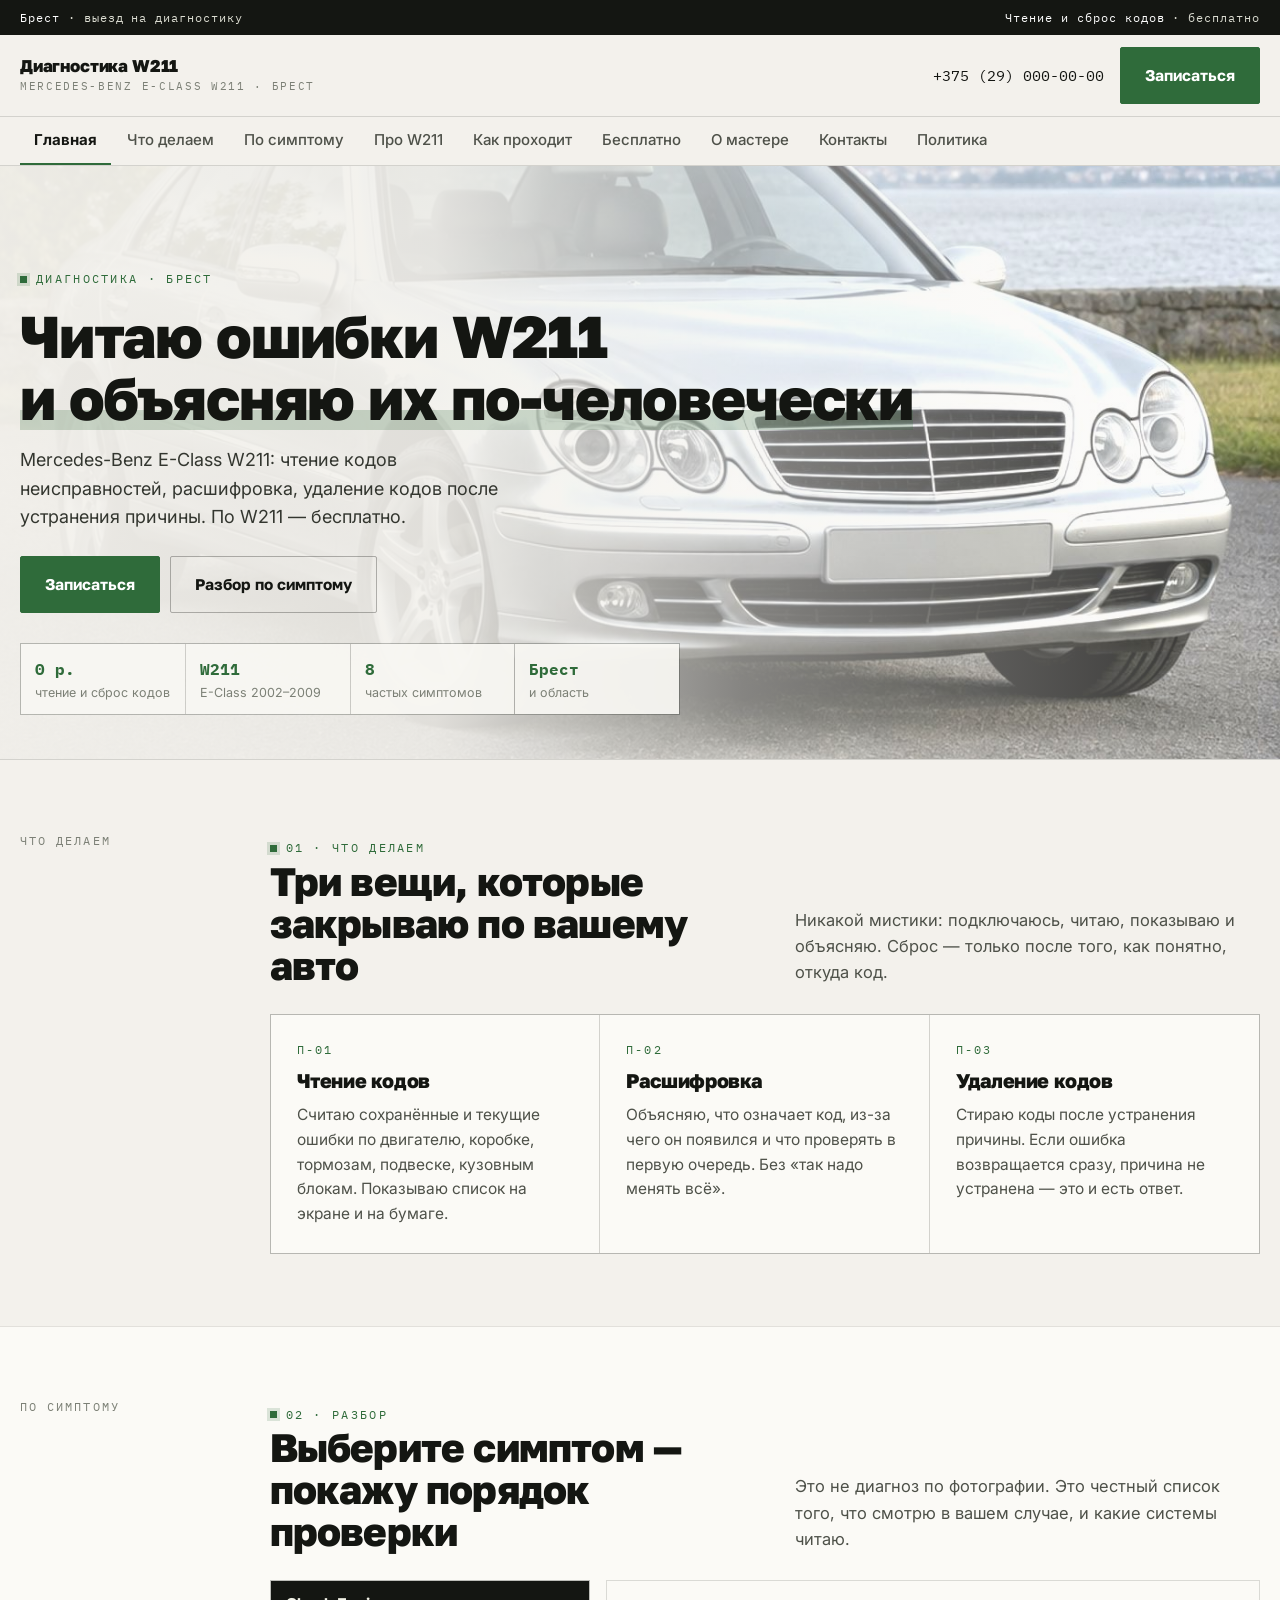
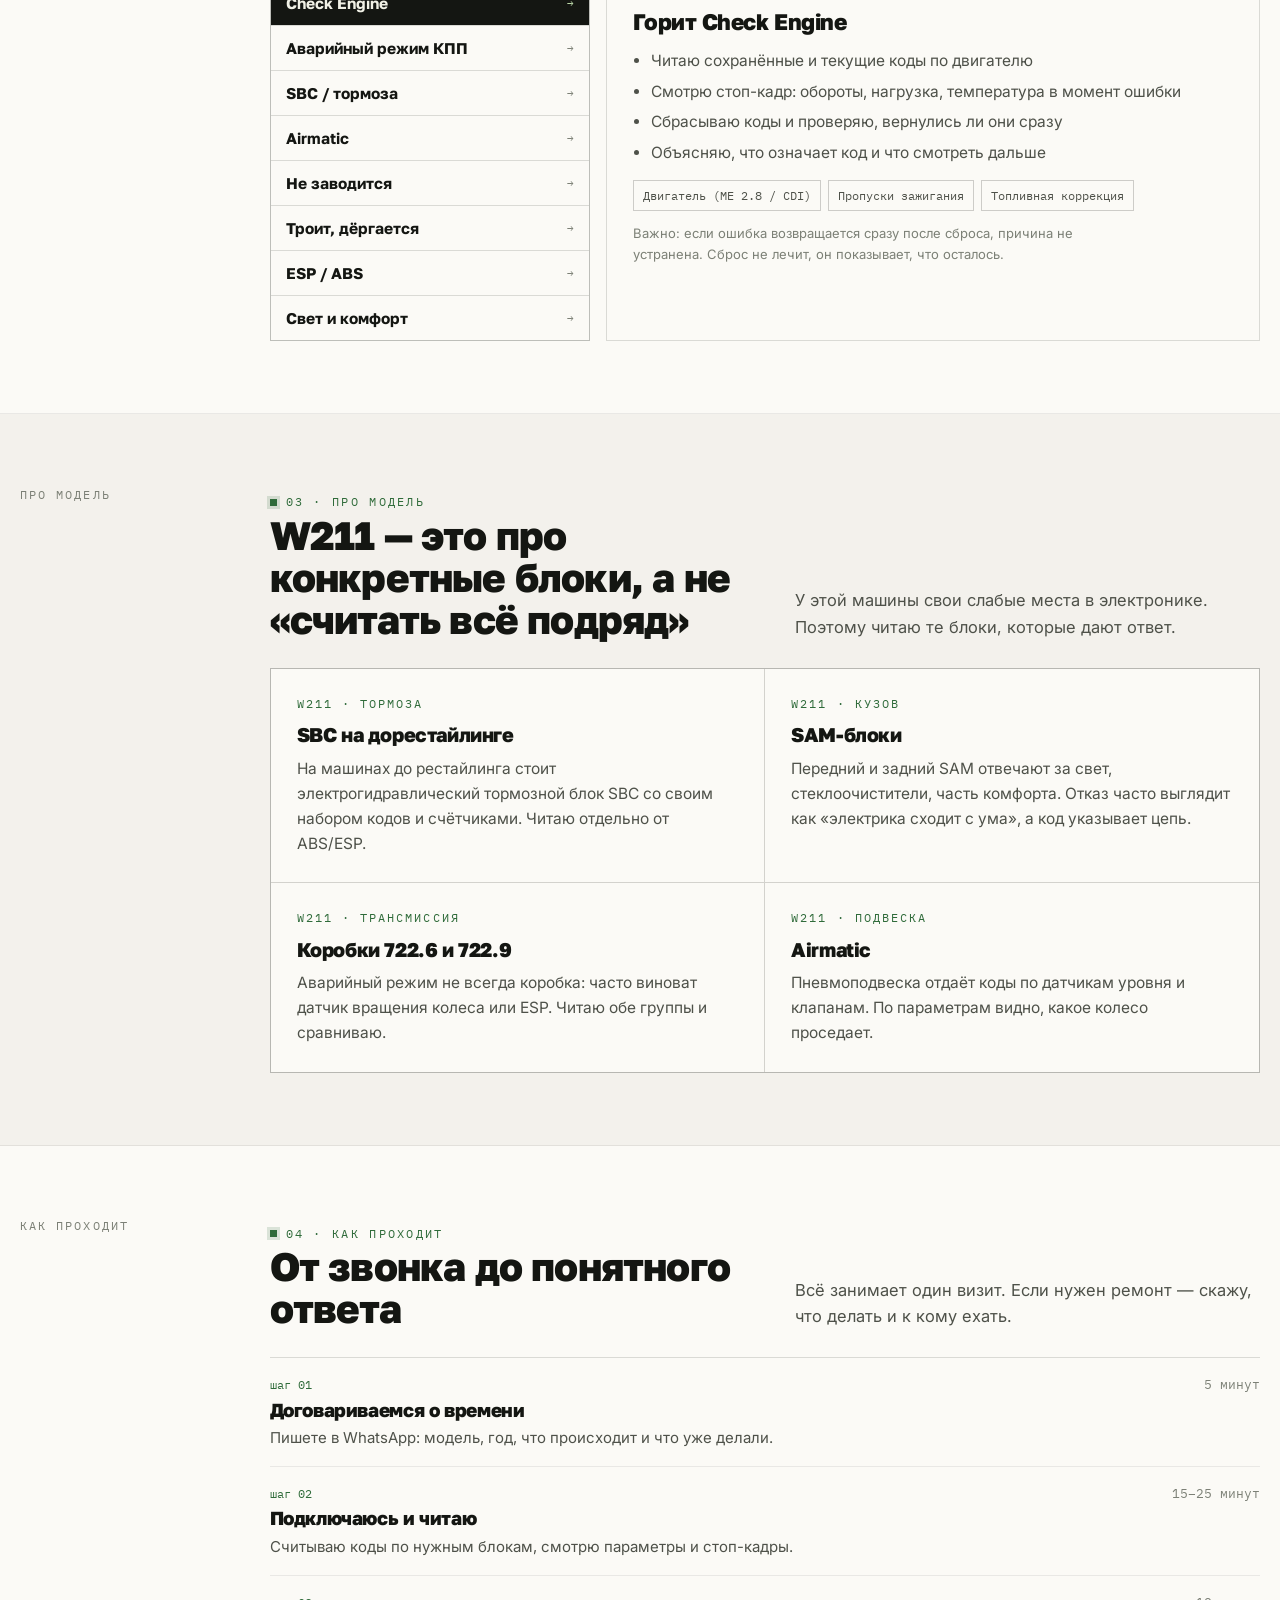
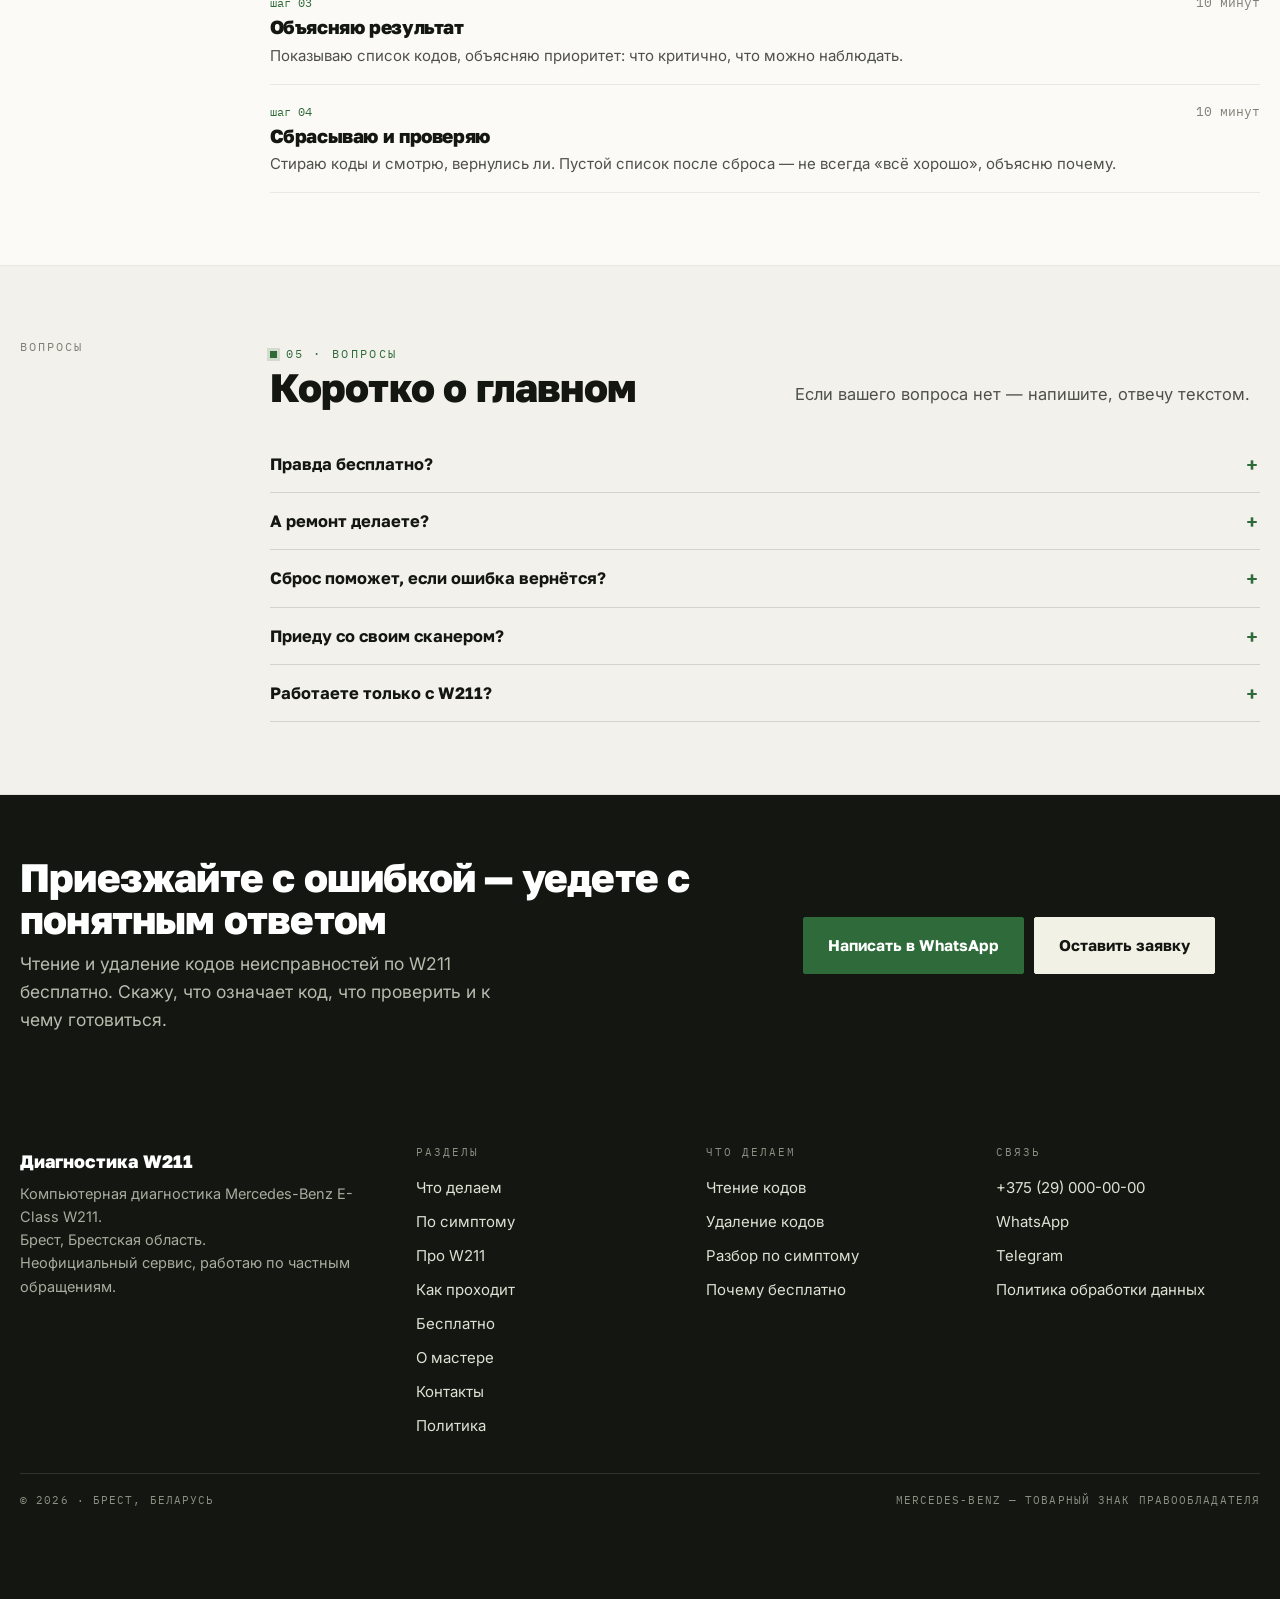
<file: index.html>
<!doctype html><html lang="ru"><head><meta charset="utf-8">
<meta name="viewport" content="width=device-width,initial-scale=1">
<title>Диагностика Mercedes-Benz W211 в Бресте — чтение и удаление кодов бесплатно</title><meta name="description" content="Компьютерная диагностика Mercedes-Benz E-Class W211 в Бресте: чтение кодов, расшифровка, удаление ошибок. Бесплатно, один визит.">
<link rel="icon" href="assets/img/favicon.svg" type="image/svg+xml">
<style>
:root{--paper:#F3F1EC;--ink:#141612;--lcd:#2F6B3A;--line:rgba(20,22,18,.14)}
*{box-sizing:border-box}
body{margin:0;background:var(--paper);color:var(--ink);font-family:'Inter',system-ui,sans-serif;font-size:17.5px;line-height:1.6;overflow-x:hidden}
h1{font-family:'Golos Text',sans-serif;font-weight:800;font-size:clamp(2.1rem,4.6vw,3.6rem);line-height:1.06;margin:0}
.wrap{width:min(1240px,calc(100% - 40px));margin:0 auto}
.hdr{position:sticky;top:0;z-index:60;background:rgba(243,241,236,.94);border-bottom:1px solid var(--line)}
.topbar{background:var(--ink);color:#DCDDD2}
.hero{position:relative;min-height:520px;display:flex;align-items:flex-end;overflow:hidden}
.hero__bg{position:absolute;inset:0;z-index:-2}
.hero__bg img{width:100%;height:100%;object-fit:cover}
.hero::before{content:"";position:absolute;inset:0;z-index:-1;background:linear-gradient(90deg,rgba(243,241,236,.96),rgba(243,241,236,.34))}
</style>
<link rel="preconnect" href="https://fonts.googleapis.com"><link rel="preconnect" href="https://fonts.gstatic.com" crossorigin>
<link href="https://fonts.googleapis.com/css2?family=Golos+Text:wght@500;600;800&family=Inter:wght@400;500;600&family=IBM+Plex+Mono:wght@400;500&display=swap" rel="stylesheet">
<link rel="stylesheet" href="assets/css/site.v1.css">
</head><body>
<div class="topbar"><div class="wrap"><span><b>Брест</b> · выезд на диагностику</span><span><b>Чтение и сброс кодов</b> · бесплатно</span></div></div>
<header class="hdr"><div class="wrap hdr__in">
<a class="logo" href="index.html"><b>Диагностика W211</b><span>Mercedes-Benz E-Class W211 · Брест</span></a>
<span class="hdr__sp"></span>
<a class="hdr__tel" href="tel:+375290000000">+375 (29) 000-00-00</a>
<a class="btn btn--lcd" href="kontakty.html#zayavka">Записаться</a>
<button class="burger" id="burger" aria-label="Открыть меню" aria-expanded="false" aria-controls="drawer"><span></span><span></span><span></span></button>
</div></header>
<nav class="strip" aria-label="Страницы"><div class="wrap strip__in"><a href="index.html" aria-current="page">Главная</a><a href="uslugi.html">Что делаем</a><a href="simptomy.html">По симптому</a><a href="w211.html">Про W211</a><a href="process.html">Как проходит</a><a href="besplatno.html">Бесплатно</a><a href="o-mastere.html">О мастере</a><a href="kontakty.html">Контакты</a><a href="politika.html">Политика</a></div></nav>
<div class="drawer" id="drawer" data-open="false" role="dialog" aria-modal="true" aria-label="Меню">
<div class="drawer__top"><span class="mono">Меню</span><button class="drawer__close" id="drawerClose" aria-label="Закрыть меню"></button></div>
<div class="drawer__inner"><a href="index.html">Главная</a><a href="uslugi.html">Что делаем</a><a href="simptomy.html">По симптому</a><a href="w211.html">Про W211</a><a href="process.html">Как проходит</a><a href="besplatno.html">Бесплатно</a><a href="o-mastere.html">О мастере</a><a href="kontakty.html">Контакты</a><a href="politika.html">Политика</a><a class="btn btn--lcd" href="kontakty.html#zayavka">Записаться на диагностику</a></div>
</div>
<main><section class="hero"><div class="hero__bg"><img src="assets/img/hero.jpg" alt="Приборная панель Mercedes-Benz W211" fetchpriority="high"></div>
<div class="hero__in wrap"><span class="kick">диагностика · Брест</span><h1>Читаю ошибки W211 <em>и объясняю их по-человечески</em></h1>
<p class="hero__lead">Mercedes-Benz E-Class W211: чтение кодов неисправностей, расшифровка, удаление кодов после устранения причины. По W211 — бесплатно.</p>
<div class="hero__cta"><a class="btn btn--lcd" href="kontakty.html#zayavka">Записаться</a><a class="btn btn--line" href="#simptomy">Разбор по симптому</a></div>
<div class="hero__figs"><div><b>0 р.</b><span>чтение и сброс кодов</span></div><div><b>W211</b><span>E-Class 2002–2009</span></div><div><b>8</b><span>частых симптомов</span></div><div><b>Брест</b><span>и область</span></div></div></div></section><section class="band "><div class="wrap"><div class="sect"><div class="sect__side"><span class="mono">что делаем</span></div><div><div class="sect__head"><div><span class="kick">01 · что делаем</span><h2>Три вещи, которые закрываю по вашему авто</h2></div><p>Никакой мистики: подключаюсь, читаю, показываю и объясняю. Сброс — только после того, как понятно, откуда код.</p></div><div class="grid grid--3"><div class="cell"><span class="mono">П-01</span><h3>Чтение кодов</h3><p>Считаю сохранённые и текущие ошибки по двигателю, коробке, тормозам, подвеске, кузовным блокам. Показываю список на экране и на бумаге.</p></div><div class="cell"><span class="mono">П-02</span><h3>Расшифровка</h3><p>Объясняю, что означает код, из-за чего он появился и что проверять в первую очередь. Без «так надо менять всё».</p></div><div class="cell"><span class="mono">П-03</span><h3>Удаление кодов</h3><p>Стираю коды после устранения причины. Если ошибка возвращается сразу, причина не устранена — это и есть ответ.</p></div></div></div></div></div></section><section class="band band--alt" id="simptomy"><div class="wrap"><div class="sect"><div class="sect__side"><span class="mono">по симптому</span></div><div><div class="sect__head"><div><span class="kick">02 · разбор</span><h2>Выберите симптом — покажу порядок проверки</h2></div><p>Это не диагноз по фотографии. Это честный список того, что смотрю в вашем случае, и какие системы читаю.</p></div><div class="sym"><div class="sym__list" id="symList"><button data-k="cel" aria-pressed="true">Check Engine<span>→</span></button><button data-k="box" aria-pressed="false">Аварийный режим КПП<span>→</span></button><button data-k="sbc" aria-pressed="false">SBC / тормоза<span>→</span></button><button data-k="air" aria-pressed="false">Airmatic<span>→</span></button><button data-k="start" aria-pressed="false">Не заводится<span>→</span></button><button data-k="troit" aria-pressed="false">Троит, дёргается<span>→</span></button><button data-k="esp" aria-pressed="false">ESP / ABS<span>→</span></button><button data-k="sam" aria-pressed="false">Свет и комфорт<span>→</span></button></div><div class="sym__out" id="symOut" aria-live="polite"></div></div></div></div></div></section><section class="band "><div class="wrap"><div class="sect"><div class="sect__side"><span class="mono">про модель</span></div><div><div class="sect__head"><div><span class="kick">03 · про модель</span><h2>W211 — это про конкретные блоки, а не «считать всё подряд»</h2></div><p>У этой машины свои слабые места в электронике. Поэтому читаю те блоки, которые дают ответ.</p></div><div class="grid grid--2"><div class="cell"><span class="mono">W211 · тормоза</span><h3>SBC на дорестайлинге</h3><p>На машинах до рестайлинга стоит электрогидравлический тормозной блок SBC со своим набором кодов и счётчиками. Читаю отдельно от ABS/ESP.</p></div><div class="cell"><span class="mono">W211 · кузов</span><h3>SAM-блоки</h3><p>Передний и задний SAM отвечают за свет, стеклоочистители, часть комфорта. Отказ часто выглядит как «электрика сходит с ума», а код указывает цепь.</p></div><div class="cell"><span class="mono">W211 · трансмиссия</span><h3>Коробки 722.6 и 722.9</h3><p>Аварийный режим не всегда коробка: часто виноват датчик вращения колеса или ESP. Читаю обе группы и сравниваю.</p></div><div class="cell"><span class="mono">W211 · подвеска</span><h3>Airmatic</h3><p>Пневмоподвеска отдаёт коды по датчикам уровня и клапанам. По параметрам видно, какое колесо проседает.</p></div></div></div></div></div></section><section class="band band--alt"><div class="wrap"><div class="sect"><div class="sect__side"><span class="mono">как проходит</span></div><div><div class="sect__head"><div><span class="kick">04 · как проходит</span><h2>От звонка до понятного ответа</h2></div><p>Всё занимает один визит. Если нужен ремонт — скажу, что делать и к кому ехать.</p></div><div class="rows"><div class="row"><div><span class="row__n">шаг 01</span><h3>Договариваемся о времени</h3><p>Пишете в WhatsApp: модель, год, что происходит и что уже делали.</p></div><span class="row__v">5 минут</span></div><div class="row"><div><span class="row__n">шаг 02</span><h3>Подключаюсь и читаю</h3><p>Считываю коды по нужным блокам, смотрю параметры и стоп-кадры.</p></div><span class="row__v">15–25 минут</span></div><div class="row"><div><span class="row__n">шаг 03</span><h3>Объясняю результат</h3><p>Показываю список кодов, объясняю приоритет: что критично, что можно наблюдать.</p></div><span class="row__v">10 минут</span></div><div class="row"><div><span class="row__n">шаг 04</span><h3>Сбрасываю и проверяю</h3><p>Стираю коды и смотрю, вернулись ли. Пустой список после сброса — не всегда «всё хорошо», объясню почему.</p></div><span class="row__v">10 минут</span></div></div></div></div></div></section><section class="band "><div class="wrap"><div class="sect"><div class="sect__side"><span class="mono">вопросы</span></div><div><div class="sect__head"><div><span class="kick">05 · вопросы</span><h2>Коротко о главном</h2></div><p>Если вашего вопроса нет — напишите, отвечу текстом.</p></div><div class="faq"><div class="faq__i"><button class="faq__q" aria-expanded="false">Правда бесплатно?</button><div class="faq__a">Да: чтение кодов и их удаление по W211 — бесплатно. Я не продаю запчасти и не навязываю ремонт, поэтому мне нечего вам «допродать».</div></div><div class="faq__i"><button class="faq__q" aria-expanded="false">А ремонт делаете?</button><div class="faq__a">Диагностика — моя часть. По ремонту объясню, что менять и в каком порядке, чтобы вас не развели на лишние работы.</div></div><div class="faq__i"><button class="faq__q" aria-expanded="false">Сброс поможет, если ошибка вернётся?</button><div class="faq__a">Нет. Если код возвращается сразу после стирания, причина осталась. Возврат кода — это тоже полезная информация.</div></div><div class="faq__i"><button class="faq__q" aria-expanded="false">Приеду со своим сканером?</button><div class="faq__a">Можно, но обычно смысла нет: дешёвые адаптеры видят только часть блоков и не показывают стоп-кадры.</div></div><div class="faq__i"><button class="faq__q" aria-expanded="false">Работаете только с W211?</button><div class="faq__a">Основной профиль — W211 и его электроника. По другим моделям спросите отдельно: отвечу честно, возьмусь или нет.</div></div></div></div></div></div></section></main><script src="assets/js/main.v1.js" defer></script>
<section class="cta"><div class="wrap cta__in">
<div><h2>Приезжайте с ошибкой — уедете с понятным ответом</h2>
<p>Чтение и удаление кодов неисправностей по W211 бесплатно. Скажу, что означает код, что проверить и к чему готовиться.</p></div>
<div class="cta__act"><a class="btn btn--lcd" href="https://wa.me/375290000000" target="_blank" rel="noopener">Написать в WhatsApp</a><a class="btn" href="kontakty.html#zayavka">Оставить заявку</a></div>
</div></section>
<footer class="foot"><div class="wrap"><div class="foot__grid">
<div><div class="foot__b">Диагностика W211</div><div class="foot__adr">Компьютерная диагностика Mercedes-Benz E-Class W211.<br>Брест, Брестская область.<br>Неофициальный сервис, работаю по частным обращениям.</div></div>
<div><h4>Разделы</h4><a href="uslugi.html">Что делаем</a><a href="simptomy.html">По симптому</a><a href="w211.html">Про W211</a><a href="process.html">Как проходит</a><a href="besplatno.html">Бесплатно</a><a href="o-mastere.html">О мастере</a><a href="kontakty.html">Контакты</a><a href="politika.html">Политика</a></div>
<div><h4>Что делаем</h4><a href="uslugi.html">Чтение кодов</a><a href="uslugi.html">Удаление кодов</a><a href="simptomy.html">Разбор по симптому</a><a href="besplatno.html">Почему бесплатно</a></div>
<div><h4>Связь</h4><a href="tel:+375290000000">+375 (29) 000-00-00</a><a href="https://wa.me/375290000000">WhatsApp</a><a href="https://t.me/+375290000000">Telegram</a><a href="politika.html">Политика обработки данных</a></div>
</div><div class="foot__bo"><span>© 2026 · Брест, Беларусь</span><span>Mercedes-Benz — товарный знак правообладателя</span></div></div></footer>
<div class="fbar">
<a href="tel:+375290000000"><svg viewBox="0 0 24 24"><path d="M6 3h3l2 5-2 1a12 12 0 006 6l1-2 5 2v3a2 2 0 01-2 2A17 17 0 014 5a2 2 0 012-2z"/></svg>Позвонить</a>
<a href="https://wa.me/375290000000"><svg viewBox="0 0 24 24"><path d="M21 12a9 9 0 01-13 8L3 21l1-4A9 9 0 1121 12z"/></svg>WhatsApp</a>
<a href="https://t.me/+375290000000"><svg viewBox="0 0 24 24"><path d="M21 4L3 11l5 2 2 6 3-4 4 3z"/></svg>Telegram</a>
<a href="kontakty.html#zayavka"><svg viewBox="0 0 24 24"><path d="M4 6h16v12H4zM4 7l8 6 8-6"/></svg>Заявка</a>
</div></body></html>
</file>
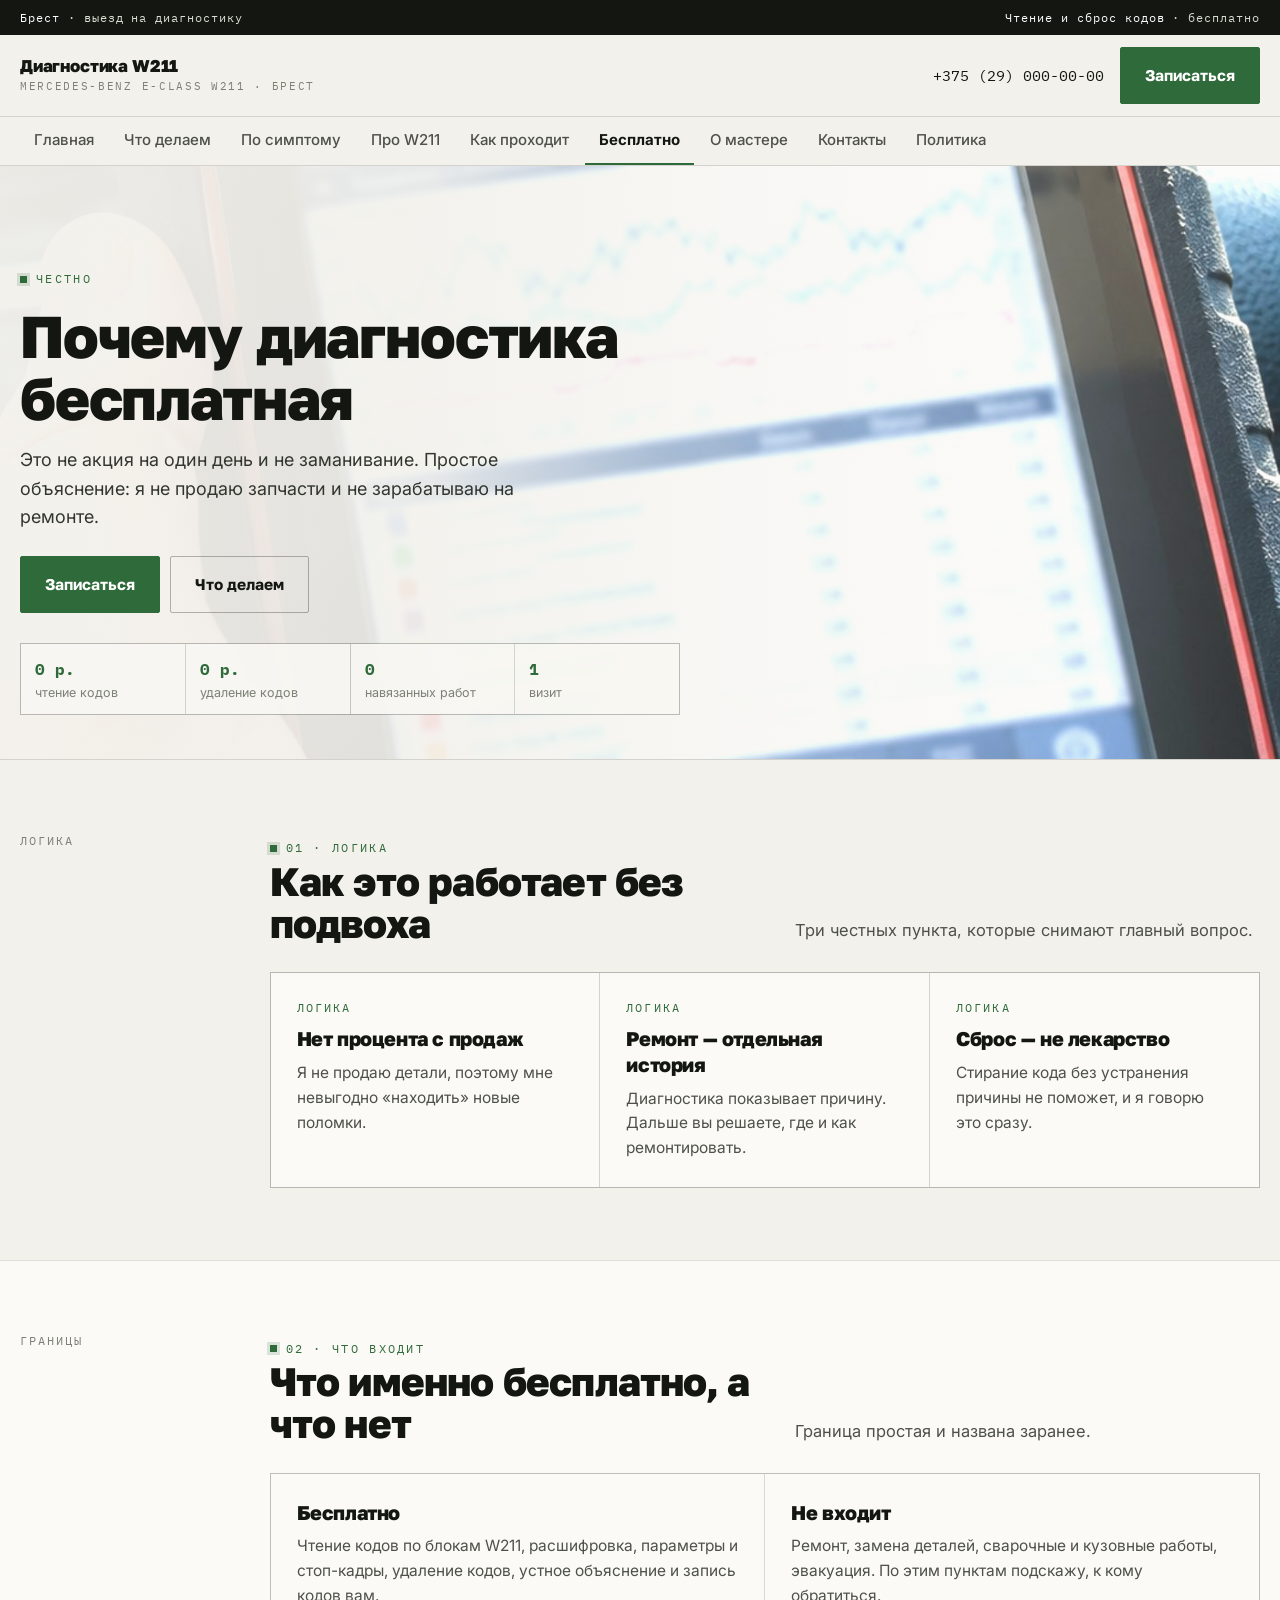
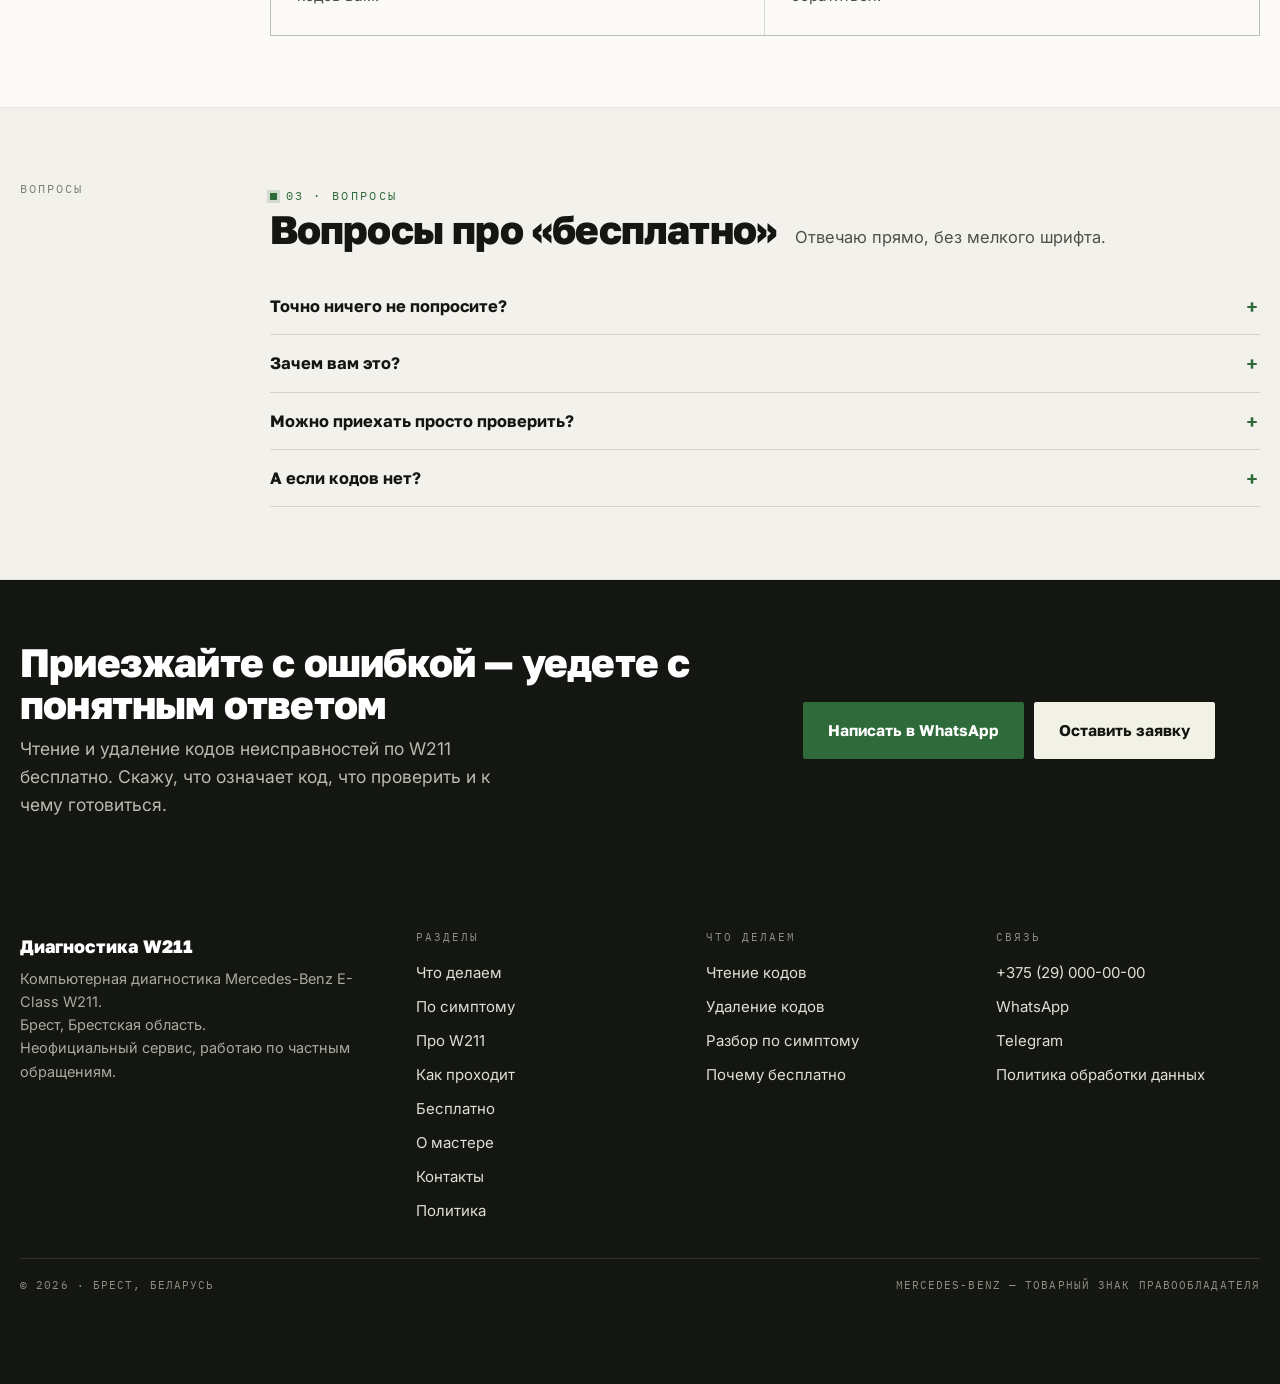
<file: besplatno.html>
<!doctype html><html lang="ru"><head><meta charset="utf-8">
<meta name="viewport" content="width=device-width,initial-scale=1">
<title>Почему диагностика W211 бесплатная — честные условия</title><meta name="description" content="Диагностика W211 бесплатна: чтение кодов, расшифровка и удаление. Объясняю, что входит и чего в услуге нет.">
<link rel="icon" href="assets/img/favicon.svg" type="image/svg+xml">
<style>
:root{--paper:#F3F1EC;--ink:#141612;--lcd:#2F6B3A;--line:rgba(20,22,18,.14)}
*{box-sizing:border-box}
body{margin:0;background:var(--paper);color:var(--ink);font-family:'Inter',system-ui,sans-serif;font-size:17.5px;line-height:1.6;overflow-x:hidden}
h1{font-family:'Golos Text',sans-serif;font-weight:800;font-size:clamp(2.1rem,4.6vw,3.6rem);line-height:1.06;margin:0}
.wrap{width:min(1240px,calc(100% - 40px));margin:0 auto}
.hdr{position:sticky;top:0;z-index:60;background:rgba(243,241,236,.94);border-bottom:1px solid var(--line)}
.topbar{background:var(--ink);color:#DCDDD2}
.hero{position:relative;min-height:520px;display:flex;align-items:flex-end;overflow:hidden}
.hero__bg{position:absolute;inset:0;z-index:-2}
.hero__bg img{width:100%;height:100%;object-fit:cover}
.hero::before{content:"";position:absolute;inset:0;z-index:-1;background:linear-gradient(90deg,rgba(243,241,236,.96),rgba(243,241,236,.34))}
</style>
<link rel="preconnect" href="https://fonts.googleapis.com"><link rel="preconnect" href="https://fonts.gstatic.com" crossorigin>
<link href="https://fonts.googleapis.com/css2?family=Golos+Text:wght@500;600;800&family=Inter:wght@400;500;600&family=IBM+Plex+Mono:wght@400;500&display=swap" rel="stylesheet">
<link rel="stylesheet" href="assets/css/site.v1.css">
</head><body>
<div class="topbar"><div class="wrap"><span><b>Брест</b> · выезд на диагностику</span><span><b>Чтение и сброс кодов</b> · бесплатно</span></div></div>
<header class="hdr"><div class="wrap hdr__in">
<a class="logo" href="index.html"><b>Диагностика W211</b><span>Mercedes-Benz E-Class W211 · Брест</span></a>
<span class="hdr__sp"></span>
<a class="hdr__tel" href="tel:+375290000000">+375 (29) 000-00-00</a>
<a class="btn btn--lcd" href="kontakty.html#zayavka">Записаться</a>
<button class="burger" id="burger" aria-label="Открыть меню" aria-expanded="false" aria-controls="drawer"><span></span><span></span><span></span></button>
</div></header>
<nav class="strip" aria-label="Страницы"><div class="wrap strip__in"><a href="index.html">Главная</a><a href="uslugi.html">Что делаем</a><a href="simptomy.html">По симптому</a><a href="w211.html">Про W211</a><a href="process.html">Как проходит</a><a href="besplatno.html" aria-current="page">Бесплатно</a><a href="o-mastere.html">О мастере</a><a href="kontakty.html">Контакты</a><a href="politika.html">Политика</a></div></nav>
<div class="drawer" id="drawer" data-open="false" role="dialog" aria-modal="true" aria-label="Меню">
<div class="drawer__top"><span class="mono">Меню</span><button class="drawer__close" id="drawerClose" aria-label="Закрыть меню"></button></div>
<div class="drawer__inner"><a href="index.html">Главная</a><a href="uslugi.html">Что делаем</a><a href="simptomy.html">По симптому</a><a href="w211.html">Про W211</a><a href="process.html">Как проходит</a><a href="besplatno.html">Бесплатно</a><a href="o-mastere.html">О мастере</a><a href="kontakty.html">Контакты</a><a href="politika.html">Политика</a><a class="btn btn--lcd" href="kontakty.html#zayavka">Записаться на диагностику</a></div>
</div>
<main><section class="hero"><div class="hero__bg"><img src="assets/img/screen.jpg" alt="Диагностический экран" fetchpriority="high"></div>
<div class="hero__in wrap"><span class="kick">честно</span><h1>Почему диагностика бесплатная</h1>
<p class="hero__lead">Это не акция на один день и не заманивание. Простое объяснение: я не продаю запчасти и не зарабатываю на ремонте.</p>
<div class="hero__cta"><a class="btn btn--lcd" href="kontakty.html#zayavka">Записаться</a><a class="btn btn--line" href="uslugi.html">Что делаем</a></div>
<div class="hero__figs"><div><b>0 р.</b><span>чтение кодов</span></div><div><b>0 р.</b><span>удаление кодов</span></div><div><b>0</b><span>навязанных работ</span></div><div><b>1</b><span>визит</span></div></div></div></section><section class="band "><div class="wrap"><div class="sect"><div class="sect__side"><span class="mono">логика</span></div><div><div class="sect__head"><div><span class="kick">01 · логика</span><h2>Как это работает без подвоха</h2></div><p>Три честных пункта, которые снимают главный вопрос.</p></div><div class="grid grid--3"><div class="cell"><span class="mono">логика</span><h3>Нет процента с продаж</h3><p>Я не продаю детали, поэтому мне невыгодно «находить» новые поломки.</p></div><div class="cell"><span class="mono">логика</span><h3>Ремонт — отдельная история</h3><p>Диагностика показывает причину. Дальше вы решаете, где и как ремонтировать.</p></div><div class="cell"><span class="mono">логика</span><h3>Сброс — не лекарство</h3><p>Стирание кода без устранения причины не поможет, и я говорю это сразу.</p></div></div></div></div></div></section><section class="band band--alt"><div class="wrap"><div class="sect"><div class="sect__side"><span class="mono">границы</span></div><div><div class="sect__head"><div><span class="kick">02 · что входит</span><h2>Что именно бесплатно, а что нет</h2></div><p>Граница простая и названа заранее.</p></div><div class="grid grid--2"><div class="cell"><h3>Бесплатно</h3><p>Чтение кодов по блокам W211, расшифровка, параметры и стоп-кадры, удаление кодов, устное объяснение и запись кодов вам.</p></div><div class="cell"><h3>Не входит</h3><p>Ремонт, замена деталей, сварочные и кузовные работы, эвакуация. По этим пунктам подскажу, к кому обратиться.</p></div></div></div></div></div></section><section class="band "><div class="wrap"><div class="sect"><div class="sect__side"><span class="mono">вопросы</span></div><div><div class="sect__head"><div><span class="kick">03 · вопросы</span><h2>Вопросы про «бесплатно»</h2></div><p>Отвечаю прямо, без мелкого шрифта.</p></div><div class="faq"><div class="faq__i"><button class="faq__q" aria-expanded="false">Точно ничего не попросите?</button><div class="faq__a">За диагностику — нет. Если предложу что-то ещё, это будет отдельный разговор с вашего согласия.</div></div><div class="faq__i"><button class="faq__q" aria-expanded="false">Зачем вам это?</button><div class="faq__a">Мне интересна эта модель и её электроника, а вам — понятный ответ. Обмен без денег.</div></div><div class="faq__i"><button class="faq__q" aria-expanded="false">Можно приехать просто проверить?</button><div class="faq__a">Да, посмотреть, есть ли скрытые коды, — нормальная причина для визита.</div></div><div class="faq__i"><button class="faq__q" aria-expanded="false">А если кодов нет?</button><div class="faq__a">Тогда визит закончится словами «ошибок нет» и объяснением, что ещё проверить. Это тоже результат.</div></div></div></div></div></div></section></main><script src="assets/js/main.v1.js" defer></script>
<section class="cta"><div class="wrap cta__in">
<div><h2>Приезжайте с ошибкой — уедете с понятным ответом</h2>
<p>Чтение и удаление кодов неисправностей по W211 бесплатно. Скажу, что означает код, что проверить и к чему готовиться.</p></div>
<div class="cta__act"><a class="btn btn--lcd" href="https://wa.me/375290000000" target="_blank" rel="noopener">Написать в WhatsApp</a><a class="btn" href="kontakty.html#zayavka">Оставить заявку</a></div>
</div></section>
<footer class="foot"><div class="wrap"><div class="foot__grid">
<div><div class="foot__b">Диагностика W211</div><div class="foot__adr">Компьютерная диагностика Mercedes-Benz E-Class W211.<br>Брест, Брестская область.<br>Неофициальный сервис, работаю по частным обращениям.</div></div>
<div><h4>Разделы</h4><a href="uslugi.html">Что делаем</a><a href="simptomy.html">По симптому</a><a href="w211.html">Про W211</a><a href="process.html">Как проходит</a><a href="besplatno.html">Бесплатно</a><a href="o-mastere.html">О мастере</a><a href="kontakty.html">Контакты</a><a href="politika.html">Политика</a></div>
<div><h4>Что делаем</h4><a href="uslugi.html">Чтение кодов</a><a href="uslugi.html">Удаление кодов</a><a href="simptomy.html">Разбор по симптому</a><a href="besplatno.html">Почему бесплатно</a></div>
<div><h4>Связь</h4><a href="tel:+375290000000">+375 (29) 000-00-00</a><a href="https://wa.me/375290000000">WhatsApp</a><a href="https://t.me/+375290000000">Telegram</a><a href="politika.html">Политика обработки данных</a></div>
</div><div class="foot__bo"><span>© 2026 · Брест, Беларусь</span><span>Mercedes-Benz — товарный знак правообладателя</span></div></div></footer>
<div class="fbar">
<a href="tel:+375290000000"><svg viewBox="0 0 24 24"><path d="M6 3h3l2 5-2 1a12 12 0 006 6l1-2 5 2v3a2 2 0 01-2 2A17 17 0 014 5a2 2 0 012-2z"/></svg>Позвонить</a>
<a href="https://wa.me/375290000000"><svg viewBox="0 0 24 24"><path d="M21 12a9 9 0 01-13 8L3 21l1-4A9 9 0 1121 12z"/></svg>WhatsApp</a>
<a href="https://t.me/+375290000000"><svg viewBox="0 0 24 24"><path d="M21 4L3 11l5 2 2 6 3-4 4 3z"/></svg>Telegram</a>
<a href="kontakty.html#zayavka"><svg viewBox="0 0 24 24"><path d="M4 6h16v12H4zM4 7l8 6 8-6"/></svg>Заявка</a>
</div></body></html>
</file>
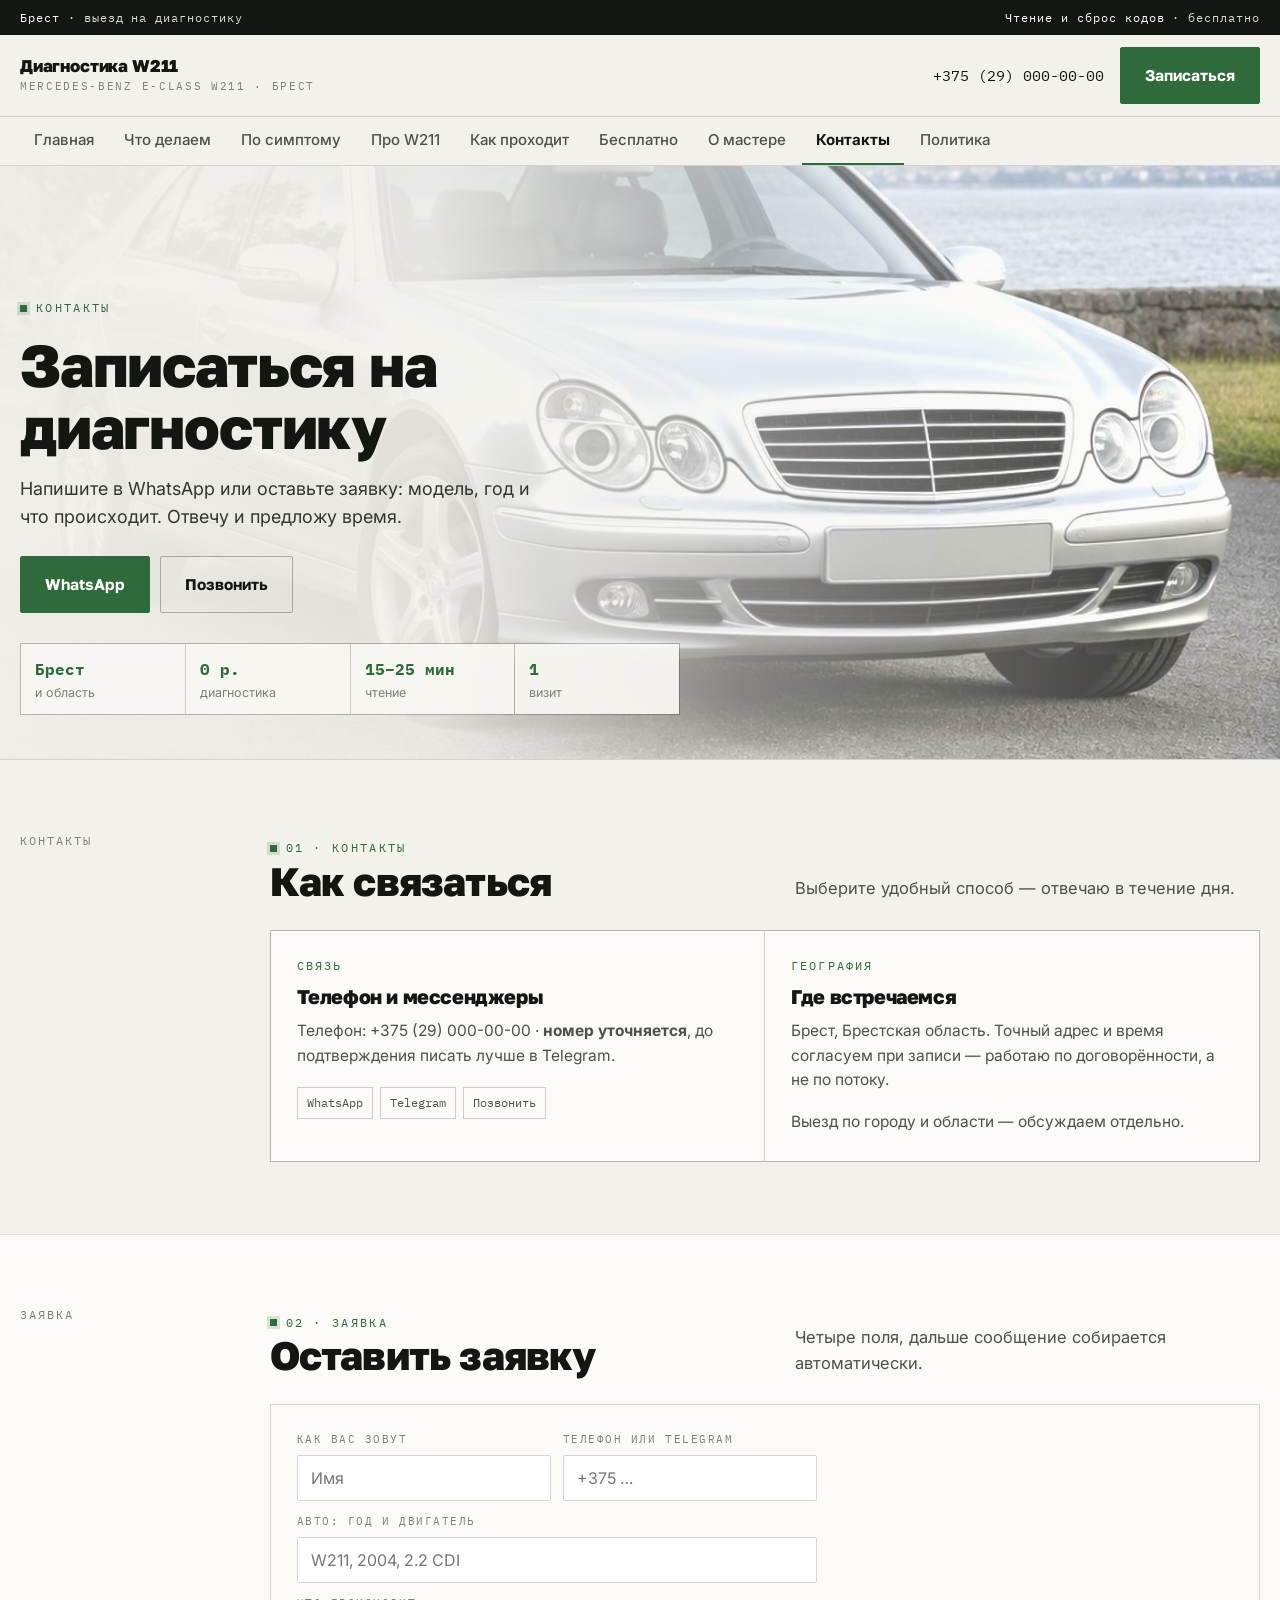
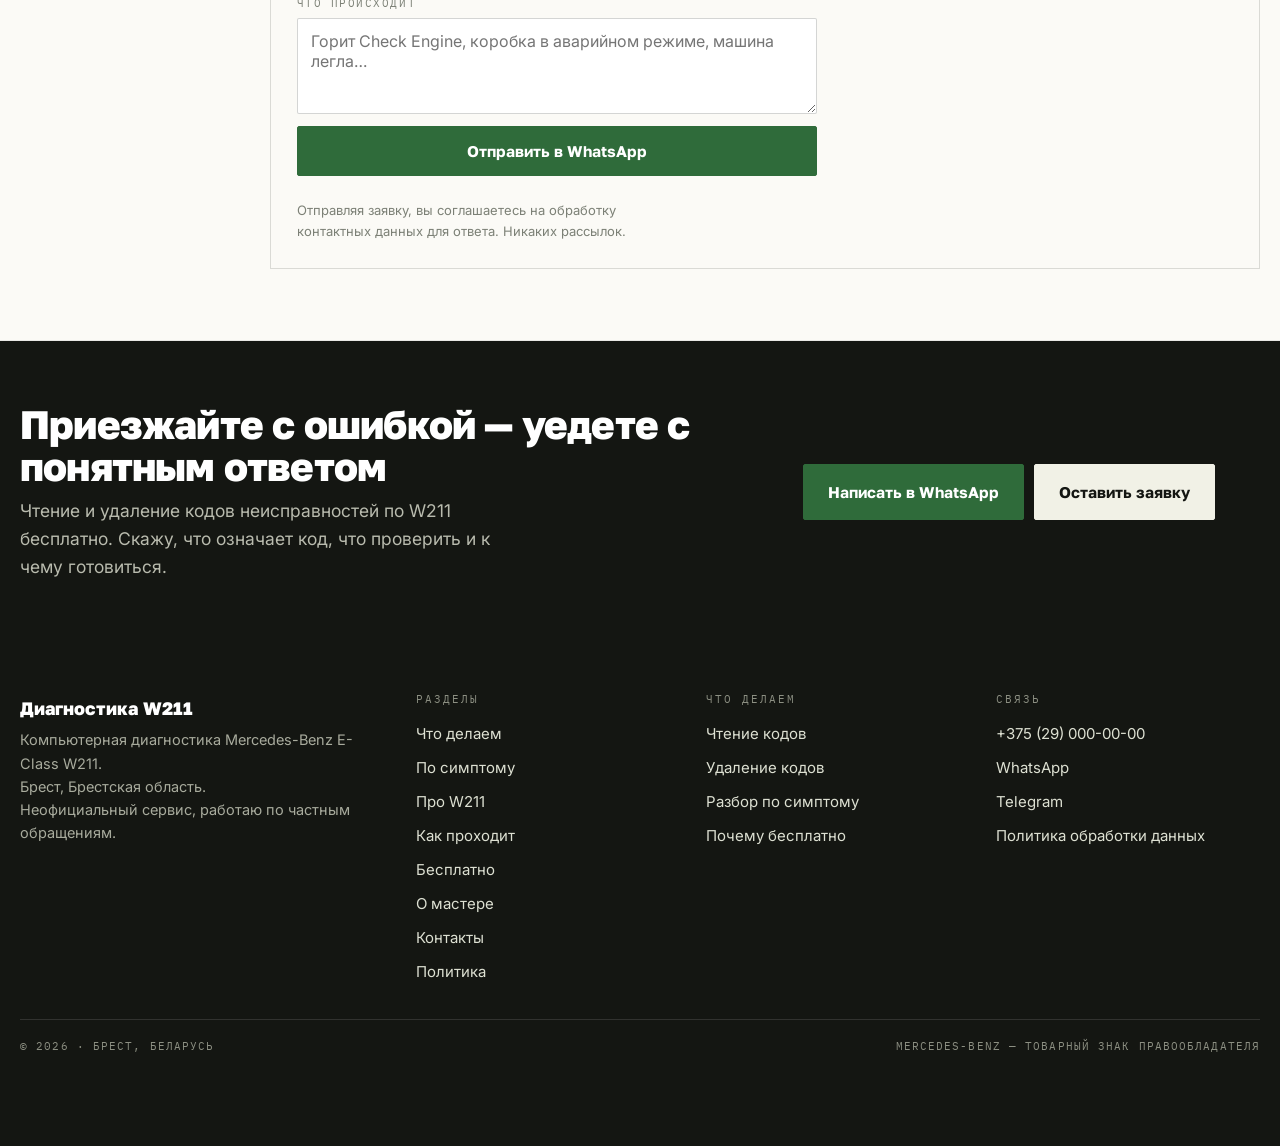
<file: kontakty.html>
<!doctype html><html lang="ru"><head><meta charset="utf-8">
<meta name="viewport" content="width=device-width,initial-scale=1">
<title>Контакты — записаться на диагностику W211 в Бресте</title><meta name="description" content="Телефон, WhatsApp и Telegram, форма заявки на бесплатную диагностику W211 в Бресте.">
<link rel="icon" href="assets/img/favicon.svg" type="image/svg+xml">
<style>
:root{--paper:#F3F1EC;--ink:#141612;--lcd:#2F6B3A;--line:rgba(20,22,18,.14)}
*{box-sizing:border-box}
body{margin:0;background:var(--paper);color:var(--ink);font-family:'Inter',system-ui,sans-serif;font-size:17.5px;line-height:1.6;overflow-x:hidden}
h1{font-family:'Golos Text',sans-serif;font-weight:800;font-size:clamp(2.1rem,4.6vw,3.6rem);line-height:1.06;margin:0}
.wrap{width:min(1240px,calc(100% - 40px));margin:0 auto}
.hdr{position:sticky;top:0;z-index:60;background:rgba(243,241,236,.94);border-bottom:1px solid var(--line)}
.topbar{background:var(--ink);color:#DCDDD2}
.hero{position:relative;min-height:520px;display:flex;align-items:flex-end;overflow:hidden}
.hero__bg{position:absolute;inset:0;z-index:-2}
.hero__bg img{width:100%;height:100%;object-fit:cover}
.hero::before{content:"";position:absolute;inset:0;z-index:-1;background:linear-gradient(90deg,rgba(243,241,236,.96),rgba(243,241,236,.34))}
</style>
<link rel="preconnect" href="https://fonts.googleapis.com"><link rel="preconnect" href="https://fonts.gstatic.com" crossorigin>
<link href="https://fonts.googleapis.com/css2?family=Golos+Text:wght@500;600;800&family=Inter:wght@400;500;600&family=IBM+Plex+Mono:wght@400;500&display=swap" rel="stylesheet">
<link rel="stylesheet" href="assets/css/site.v1.css">
</head><body>
<div class="topbar"><div class="wrap"><span><b>Брест</b> · выезд на диагностику</span><span><b>Чтение и сброс кодов</b> · бесплатно</span></div></div>
<header class="hdr"><div class="wrap hdr__in">
<a class="logo" href="index.html"><b>Диагностика W211</b><span>Mercedes-Benz E-Class W211 · Брест</span></a>
<span class="hdr__sp"></span>
<a class="hdr__tel" href="tel:+375290000000">+375 (29) 000-00-00</a>
<a class="btn btn--lcd" href="kontakty.html#zayavka">Записаться</a>
<button class="burger" id="burger" aria-label="Открыть меню" aria-expanded="false" aria-controls="drawer"><span></span><span></span><span></span></button>
</div></header>
<nav class="strip" aria-label="Страницы"><div class="wrap strip__in"><a href="index.html">Главная</a><a href="uslugi.html">Что делаем</a><a href="simptomy.html">По симптому</a><a href="w211.html">Про W211</a><a href="process.html">Как проходит</a><a href="besplatno.html">Бесплатно</a><a href="o-mastere.html">О мастере</a><a href="kontakty.html" aria-current="page">Контакты</a><a href="politika.html">Политика</a></div></nav>
<div class="drawer" id="drawer" data-open="false" role="dialog" aria-modal="true" aria-label="Меню">
<div class="drawer__top"><span class="mono">Меню</span><button class="drawer__close" id="drawerClose" aria-label="Закрыть меню"></button></div>
<div class="drawer__inner"><a href="index.html">Главная</a><a href="uslugi.html">Что делаем</a><a href="simptomy.html">По симптому</a><a href="w211.html">Про W211</a><a href="process.html">Как проходит</a><a href="besplatno.html">Бесплатно</a><a href="o-mastere.html">О мастере</a><a href="kontakty.html">Контакты</a><a href="politika.html">Политика</a><a class="btn btn--lcd" href="kontakty.html#zayavka">Записаться на диагностику</a></div>
</div>
<main><section class="hero"><div class="hero__bg"><img src="assets/img/w211.jpg" alt="Mercedes-Benz W211" fetchpriority="high"></div>
<div class="hero__in wrap"><span class="kick">контакты</span><h1>Записаться на диагностику</h1>
<p class="hero__lead">Напишите в WhatsApp или оставьте заявку: модель, год и что происходит. Отвечу и предложу время.</p>
<div class="hero__cta"><a class="btn btn--lcd" href="https://wa.me/375290000000">WhatsApp</a><a class="btn btn--line" href="tel:+375290000000">Позвонить</a></div>
<div class="hero__figs"><div><b>Брест</b><span>и область</span></div><div><b>0 р.</b><span>диагностика</span></div><div><b>15–25 мин</b><span>чтение</span></div><div><b>1</b><span>визит</span></div></div></div></section><section class="band "><div class="wrap"><div class="sect"><div class="sect__side"><span class="mono">контакты</span></div><div><div class="sect__head"><div><span class="kick">01 · контакты</span><h2>Как связаться</h2></div><p>Выберите удобный способ — отвечаю в течение дня.</p></div><div class="grid grid--2"><div class="cell"><span class="mono">связь</span><h3>Телефон и мессенджеры</h3><p>Телефон: +375 (29) 000-00-00 · <b>номер уточняется</b>, до подтверждения писать лучше в Telegram.</p><div class="chips" style="margin-top:10px"><a class="chip" href="https://wa.me/375290000000" target="_blank" rel="noopener">WhatsApp</a><a class="chip" href="https://t.me/+375290000000" target="_blank" rel="noopener">Telegram</a><a class="chip" href="tel:+375290000000">Позвонить</a></div></div><div class="cell"><span class="mono">география</span><h3>Где встречаемся</h3><p>Брест, Брестская область. Точный адрес и время согласуем при записи — работаю по договорённости, а не по потоку.</p><p style="margin-top:8px">Выезд по городу и области — обсуждаем отдельно.</p></div></div></div></div></div></section><section class="band band--alt" id="zayavka"><div class="wrap"><div class="sect"><div class="sect__side"><span class="mono">заявка</span></div><div><div class="sect__head"><div><span class="kick">02 · заявка</span><h2>Оставить заявку</h2></div><p>Четыре поля, дальше сообщение собирается автоматически.</p></div><div class="calc"><form class="form" id="form" novalidate><div class="form__row form__row--2"><div class="field"><label for="f1">Как вас зовут</label><input id="f1" name="name" autocomplete="name" placeholder="Имя"></div><div class="field"><label for="f2">Телефон или Telegram</label><input id="f2" name="tel" inputmode="tel" autocomplete="tel" placeholder="+375 …"></div></div><div class="field"><label for="f3">Авто: год и двигатель</label><input id="f3" name="car" placeholder="W211, 2004, 2.2 CDI"></div><div class="field"><label for="f4">Что происходит</label><textarea id="f4" name="task" placeholder="Горит Check Engine, коробка в аварийном режиме, машина легла…"></textarea></div><button class="btn btn--lcd" type="submit" style="justify-content:center">Отправить в WhatsApp</button><p class="formout" id="formout" role="status"></p><p class="form__note">Отправляя заявку, вы соглашаетесь на обработку контактных данных для ответа. Никаких рассылок.</p></form></div></div></div></div></section></main><script src="assets/js/main.v1.js" defer></script>
<section class="cta"><div class="wrap cta__in">
<div><h2>Приезжайте с ошибкой — уедете с понятным ответом</h2>
<p>Чтение и удаление кодов неисправностей по W211 бесплатно. Скажу, что означает код, что проверить и к чему готовиться.</p></div>
<div class="cta__act"><a class="btn btn--lcd" href="https://wa.me/375290000000" target="_blank" rel="noopener">Написать в WhatsApp</a><a class="btn" href="kontakty.html#zayavka">Оставить заявку</a></div>
</div></section>
<footer class="foot"><div class="wrap"><div class="foot__grid">
<div><div class="foot__b">Диагностика W211</div><div class="foot__adr">Компьютерная диагностика Mercedes-Benz E-Class W211.<br>Брест, Брестская область.<br>Неофициальный сервис, работаю по частным обращениям.</div></div>
<div><h4>Разделы</h4><a href="uslugi.html">Что делаем</a><a href="simptomy.html">По симптому</a><a href="w211.html">Про W211</a><a href="process.html">Как проходит</a><a href="besplatno.html">Бесплатно</a><a href="o-mastere.html">О мастере</a><a href="kontakty.html">Контакты</a><a href="politika.html">Политика</a></div>
<div><h4>Что делаем</h4><a href="uslugi.html">Чтение кодов</a><a href="uslugi.html">Удаление кодов</a><a href="simptomy.html">Разбор по симптому</a><a href="besplatno.html">Почему бесплатно</a></div>
<div><h4>Связь</h4><a href="tel:+375290000000">+375 (29) 000-00-00</a><a href="https://wa.me/375290000000">WhatsApp</a><a href="https://t.me/+375290000000">Telegram</a><a href="politika.html">Политика обработки данных</a></div>
</div><div class="foot__bo"><span>© 2026 · Брест, Беларусь</span><span>Mercedes-Benz — товарный знак правообладателя</span></div></div></footer>
<div class="fbar">
<a href="tel:+375290000000"><svg viewBox="0 0 24 24"><path d="M6 3h3l2 5-2 1a12 12 0 006 6l1-2 5 2v3a2 2 0 01-2 2A17 17 0 014 5a2 2 0 012-2z"/></svg>Позвонить</a>
<a href="https://wa.me/375290000000"><svg viewBox="0 0 24 24"><path d="M21 12a9 9 0 01-13 8L3 21l1-4A9 9 0 1121 12z"/></svg>WhatsApp</a>
<a href="https://t.me/+375290000000"><svg viewBox="0 0 24 24"><path d="M21 4L3 11l5 2 2 6 3-4 4 3z"/></svg>Telegram</a>
<a href="kontakty.html#zayavka"><svg viewBox="0 0 24 24"><path d="M4 6h16v12H4zM4 7l8 6 8-6"/></svg>Заявка</a>
</div></body></html>
</file>
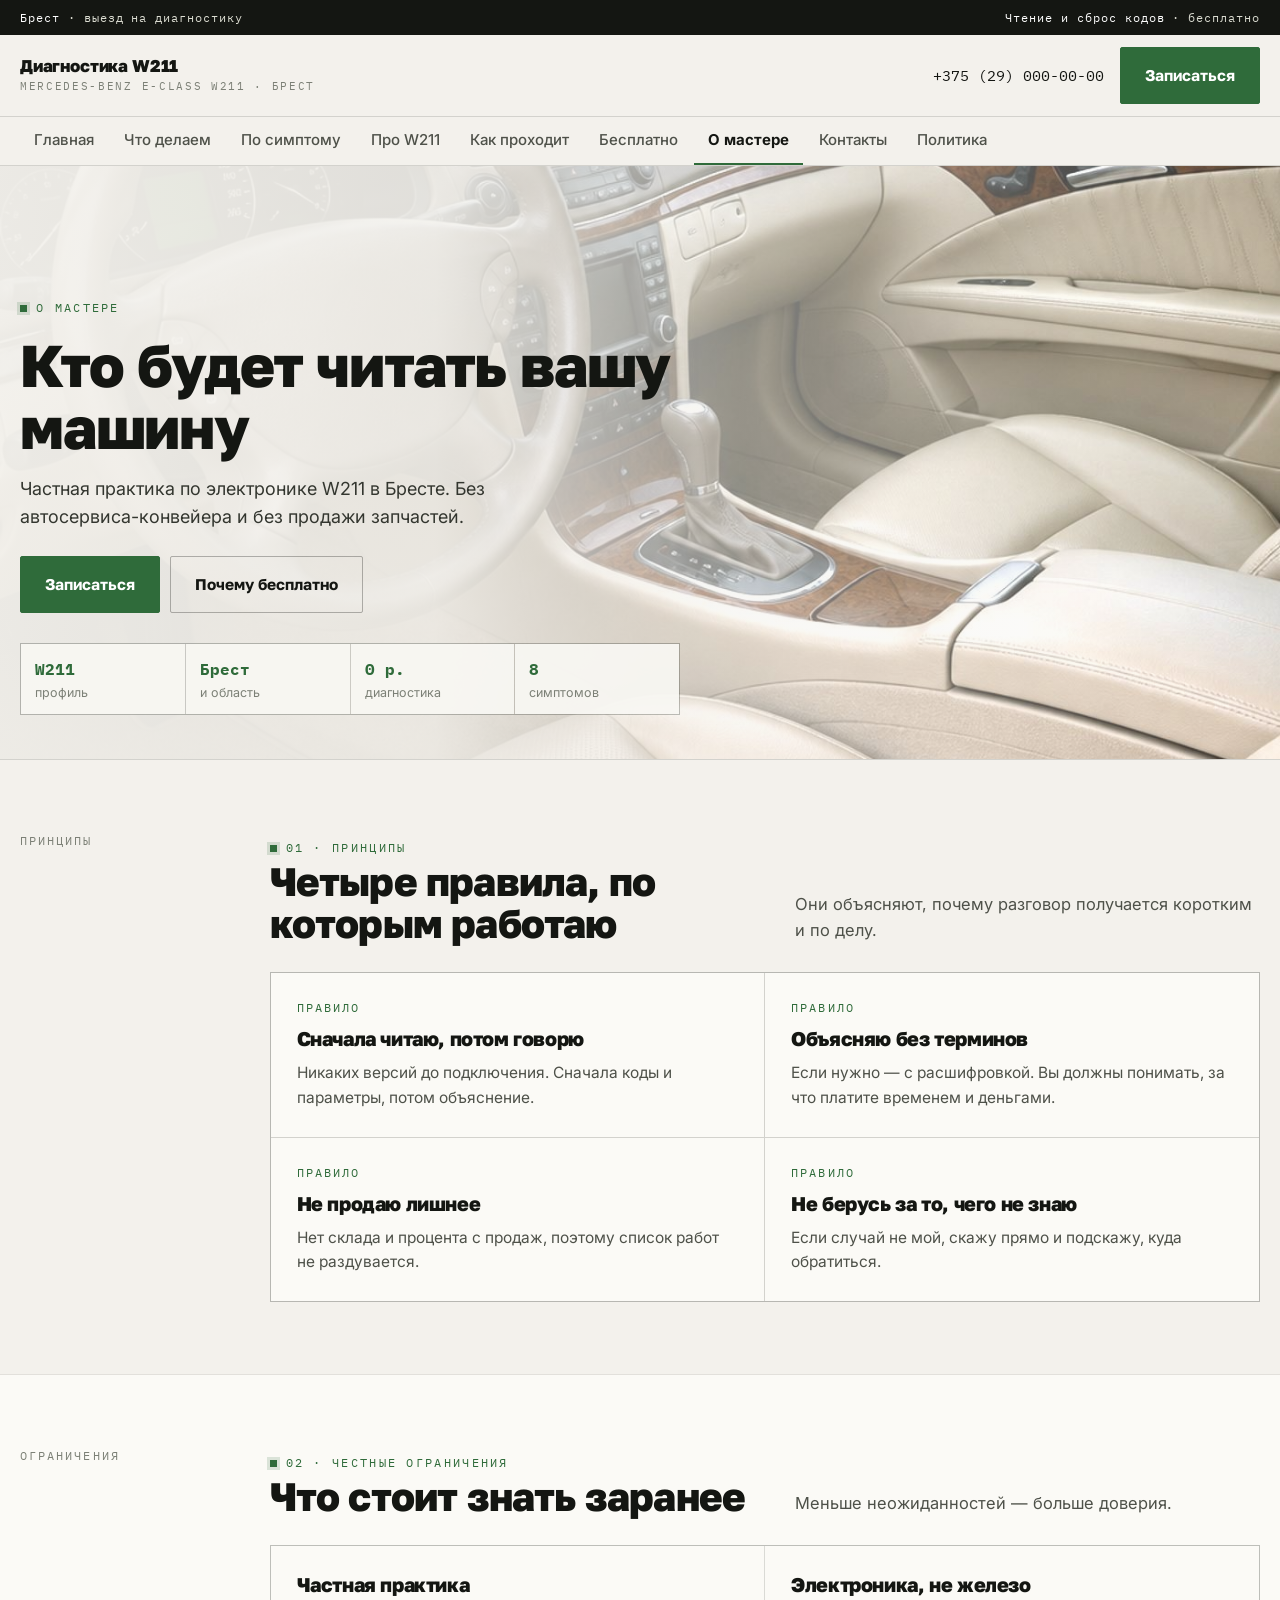
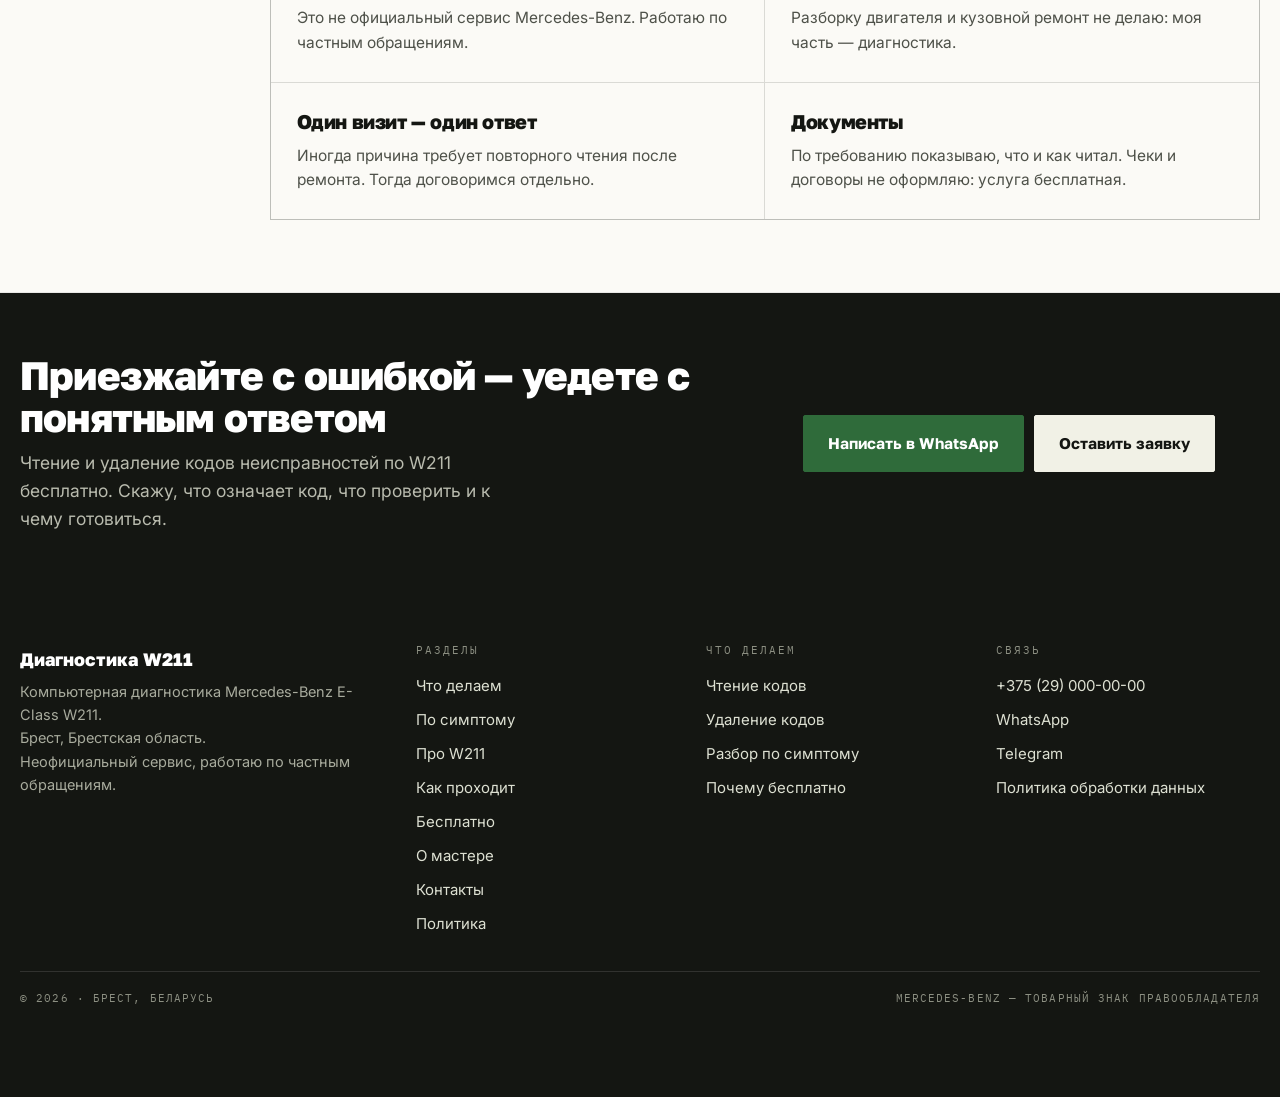
<file: o-mastere.html>
<!doctype html><html lang="ru"><head><meta charset="utf-8">
<meta name="viewport" content="width=device-width,initial-scale=1">
<title>О мастере — диагностика W211, Брест</title><meta name="description" content="Частная практика по электронике Mercedes-Benz W211 в Бресте: принципы работы и честные ограничения.">
<link rel="icon" href="assets/img/favicon.svg" type="image/svg+xml">
<style>
:root{--paper:#F3F1EC;--ink:#141612;--lcd:#2F6B3A;--line:rgba(20,22,18,.14)}
*{box-sizing:border-box}
body{margin:0;background:var(--paper);color:var(--ink);font-family:'Inter',system-ui,sans-serif;font-size:17.5px;line-height:1.6;overflow-x:hidden}
h1{font-family:'Golos Text',sans-serif;font-weight:800;font-size:clamp(2.1rem,4.6vw,3.6rem);line-height:1.06;margin:0}
.wrap{width:min(1240px,calc(100% - 40px));margin:0 auto}
.hdr{position:sticky;top:0;z-index:60;background:rgba(243,241,236,.94);border-bottom:1px solid var(--line)}
.topbar{background:var(--ink);color:#DCDDD2}
.hero{position:relative;min-height:520px;display:flex;align-items:flex-end;overflow:hidden}
.hero__bg{position:absolute;inset:0;z-index:-2}
.hero__bg img{width:100%;height:100%;object-fit:cover}
.hero::before{content:"";position:absolute;inset:0;z-index:-1;background:linear-gradient(90deg,rgba(243,241,236,.96),rgba(243,241,236,.34))}
</style>
<link rel="preconnect" href="https://fonts.googleapis.com"><link rel="preconnect" href="https://fonts.gstatic.com" crossorigin>
<link href="https://fonts.googleapis.com/css2?family=Golos+Text:wght@500;600;800&family=Inter:wght@400;500;600&family=IBM+Plex+Mono:wght@400;500&display=swap" rel="stylesheet">
<link rel="stylesheet" href="assets/css/site.v1.css">
</head><body>
<div class="topbar"><div class="wrap"><span><b>Брест</b> · выезд на диагностику</span><span><b>Чтение и сброс кодов</b> · бесплатно</span></div></div>
<header class="hdr"><div class="wrap hdr__in">
<a class="logo" href="index.html"><b>Диагностика W211</b><span>Mercedes-Benz E-Class W211 · Брест</span></a>
<span class="hdr__sp"></span>
<a class="hdr__tel" href="tel:+375290000000">+375 (29) 000-00-00</a>
<a class="btn btn--lcd" href="kontakty.html#zayavka">Записаться</a>
<button class="burger" id="burger" aria-label="Открыть меню" aria-expanded="false" aria-controls="drawer"><span></span><span></span><span></span></button>
</div></header>
<nav class="strip" aria-label="Страницы"><div class="wrap strip__in"><a href="index.html">Главная</a><a href="uslugi.html">Что делаем</a><a href="simptomy.html">По симптому</a><a href="w211.html">Про W211</a><a href="process.html">Как проходит</a><a href="besplatno.html">Бесплатно</a><a href="o-mastere.html" aria-current="page">О мастере</a><a href="kontakty.html">Контакты</a><a href="politika.html">Политика</a></div></nav>
<div class="drawer" id="drawer" data-open="false" role="dialog" aria-modal="true" aria-label="Меню">
<div class="drawer__top"><span class="mono">Меню</span><button class="drawer__close" id="drawerClose" aria-label="Закрыть меню"></button></div>
<div class="drawer__inner"><a href="index.html">Главная</a><a href="uslugi.html">Что делаем</a><a href="simptomy.html">По симптому</a><a href="w211.html">Про W211</a><a href="process.html">Как проходит</a><a href="besplatno.html">Бесплатно</a><a href="o-mastere.html">О мастере</a><a href="kontakty.html">Контакты</a><a href="politika.html">Политика</a><a class="btn btn--lcd" href="kontakty.html#zayavka">Записаться на диагностику</a></div>
</div>
<main><section class="hero"><div class="hero__bg"><img src="assets/img/master.jpg" alt="Рабочее место с диагностическим оборудованием" fetchpriority="high"></div>
<div class="hero__in wrap"><span class="kick">о мастере</span><h1>Кто будет читать вашу машину</h1>
<p class="hero__lead">Частная практика по электронике W211 в Бресте. Без автосервиса-конвейера и без продажи запчастей.</p>
<div class="hero__cta"><a class="btn btn--lcd" href="kontakty.html#zayavka">Записаться</a><a class="btn btn--line" href="besplatno.html">Почему бесплатно</a></div>
<div class="hero__figs"><div><b>W211</b><span>профиль</span></div><div><b>Брест</b><span>и область</span></div><div><b>0 р.</b><span>диагностика</span></div><div><b>8</b><span>симптомов</span></div></div></div></section><section class="band "><div class="wrap"><div class="sect"><div class="sect__side"><span class="mono">принципы</span></div><div><div class="sect__head"><div><span class="kick">01 · принципы</span><h2>Четыре правила, по которым работаю</h2></div><p>Они объясняют, почему разговор получается коротким и по делу.</p></div><div class="grid grid--2"><div class="cell"><span class="mono">правило</span><h3>Сначала читаю, потом говорю</h3><p>Никаких версий до подключения. Сначала коды и параметры, потом объяснение.</p></div><div class="cell"><span class="mono">правило</span><h3>Объясняю без терминов</h3><p>Если нужно — с расшифровкой. Вы должны понимать, за что платите временем и деньгами.</p></div><div class="cell"><span class="mono">правило</span><h3>Не продаю лишнее</h3><p>Нет склада и процента с продаж, поэтому список работ не раздувается.</p></div><div class="cell"><span class="mono">правило</span><h3>Не берусь за то, чего не знаю</h3><p>Если случай не мой, скажу прямо и подскажу, куда обратиться.</p></div></div></div></div></div></section><section class="band band--alt"><div class="wrap"><div class="sect"><div class="sect__side"><span class="mono">ограничения</span></div><div><div class="sect__head"><div><span class="kick">02 · честные ограничения</span><h2>Что стоит знать заранее</h2></div><p>Меньше неожиданностей — больше доверия.</p></div><div class="grid grid--2"><div class="cell"><h3>Частная практика</h3><p>Это не официальный сервис Mercedes-Benz. Работаю по частным обращениям.</p></div><div class="cell"><h3>Электроника, не железо</h3><p>Разборку двигателя и кузовной ремонт не делаю: моя часть — диагностика.</p></div><div class="cell"><h3>Один визит — один ответ</h3><p>Иногда причина требует повторного чтения после ремонта. Тогда договоримся отдельно.</p></div><div class="cell"><h3>Документы</h3><p>По требованию показываю, что и как читал. Чеки и договоры не оформляю: услуга бесплатная.</p></div></div></div></div></div></section></main><script src="assets/js/main.v1.js" defer></script>
<section class="cta"><div class="wrap cta__in">
<div><h2>Приезжайте с ошибкой — уедете с понятным ответом</h2>
<p>Чтение и удаление кодов неисправностей по W211 бесплатно. Скажу, что означает код, что проверить и к чему готовиться.</p></div>
<div class="cta__act"><a class="btn btn--lcd" href="https://wa.me/375290000000" target="_blank" rel="noopener">Написать в WhatsApp</a><a class="btn" href="kontakty.html#zayavka">Оставить заявку</a></div>
</div></section>
<footer class="foot"><div class="wrap"><div class="foot__grid">
<div><div class="foot__b">Диагностика W211</div><div class="foot__adr">Компьютерная диагностика Mercedes-Benz E-Class W211.<br>Брест, Брестская область.<br>Неофициальный сервис, работаю по частным обращениям.</div></div>
<div><h4>Разделы</h4><a href="uslugi.html">Что делаем</a><a href="simptomy.html">По симптому</a><a href="w211.html">Про W211</a><a href="process.html">Как проходит</a><a href="besplatno.html">Бесплатно</a><a href="o-mastere.html">О мастере</a><a href="kontakty.html">Контакты</a><a href="politika.html">Политика</a></div>
<div><h4>Что делаем</h4><a href="uslugi.html">Чтение кодов</a><a href="uslugi.html">Удаление кодов</a><a href="simptomy.html">Разбор по симптому</a><a href="besplatno.html">Почему бесплатно</a></div>
<div><h4>Связь</h4><a href="tel:+375290000000">+375 (29) 000-00-00</a><a href="https://wa.me/375290000000">WhatsApp</a><a href="https://t.me/+375290000000">Telegram</a><a href="politika.html">Политика обработки данных</a></div>
</div><div class="foot__bo"><span>© 2026 · Брест, Беларусь</span><span>Mercedes-Benz — товарный знак правообладателя</span></div></div></footer>
<div class="fbar">
<a href="tel:+375290000000"><svg viewBox="0 0 24 24"><path d="M6 3h3l2 5-2 1a12 12 0 006 6l1-2 5 2v3a2 2 0 01-2 2A17 17 0 014 5a2 2 0 012-2z"/></svg>Позвонить</a>
<a href="https://wa.me/375290000000"><svg viewBox="0 0 24 24"><path d="M21 12a9 9 0 01-13 8L3 21l1-4A9 9 0 1121 12z"/></svg>WhatsApp</a>
<a href="https://t.me/+375290000000"><svg viewBox="0 0 24 24"><path d="M21 4L3 11l5 2 2 6 3-4 4 3z"/></svg>Telegram</a>
<a href="kontakty.html#zayavka"><svg viewBox="0 0 24 24"><path d="M4 6h16v12H4zM4 7l8 6 8-6"/></svg>Заявка</a>
</div></body></html>
</file>
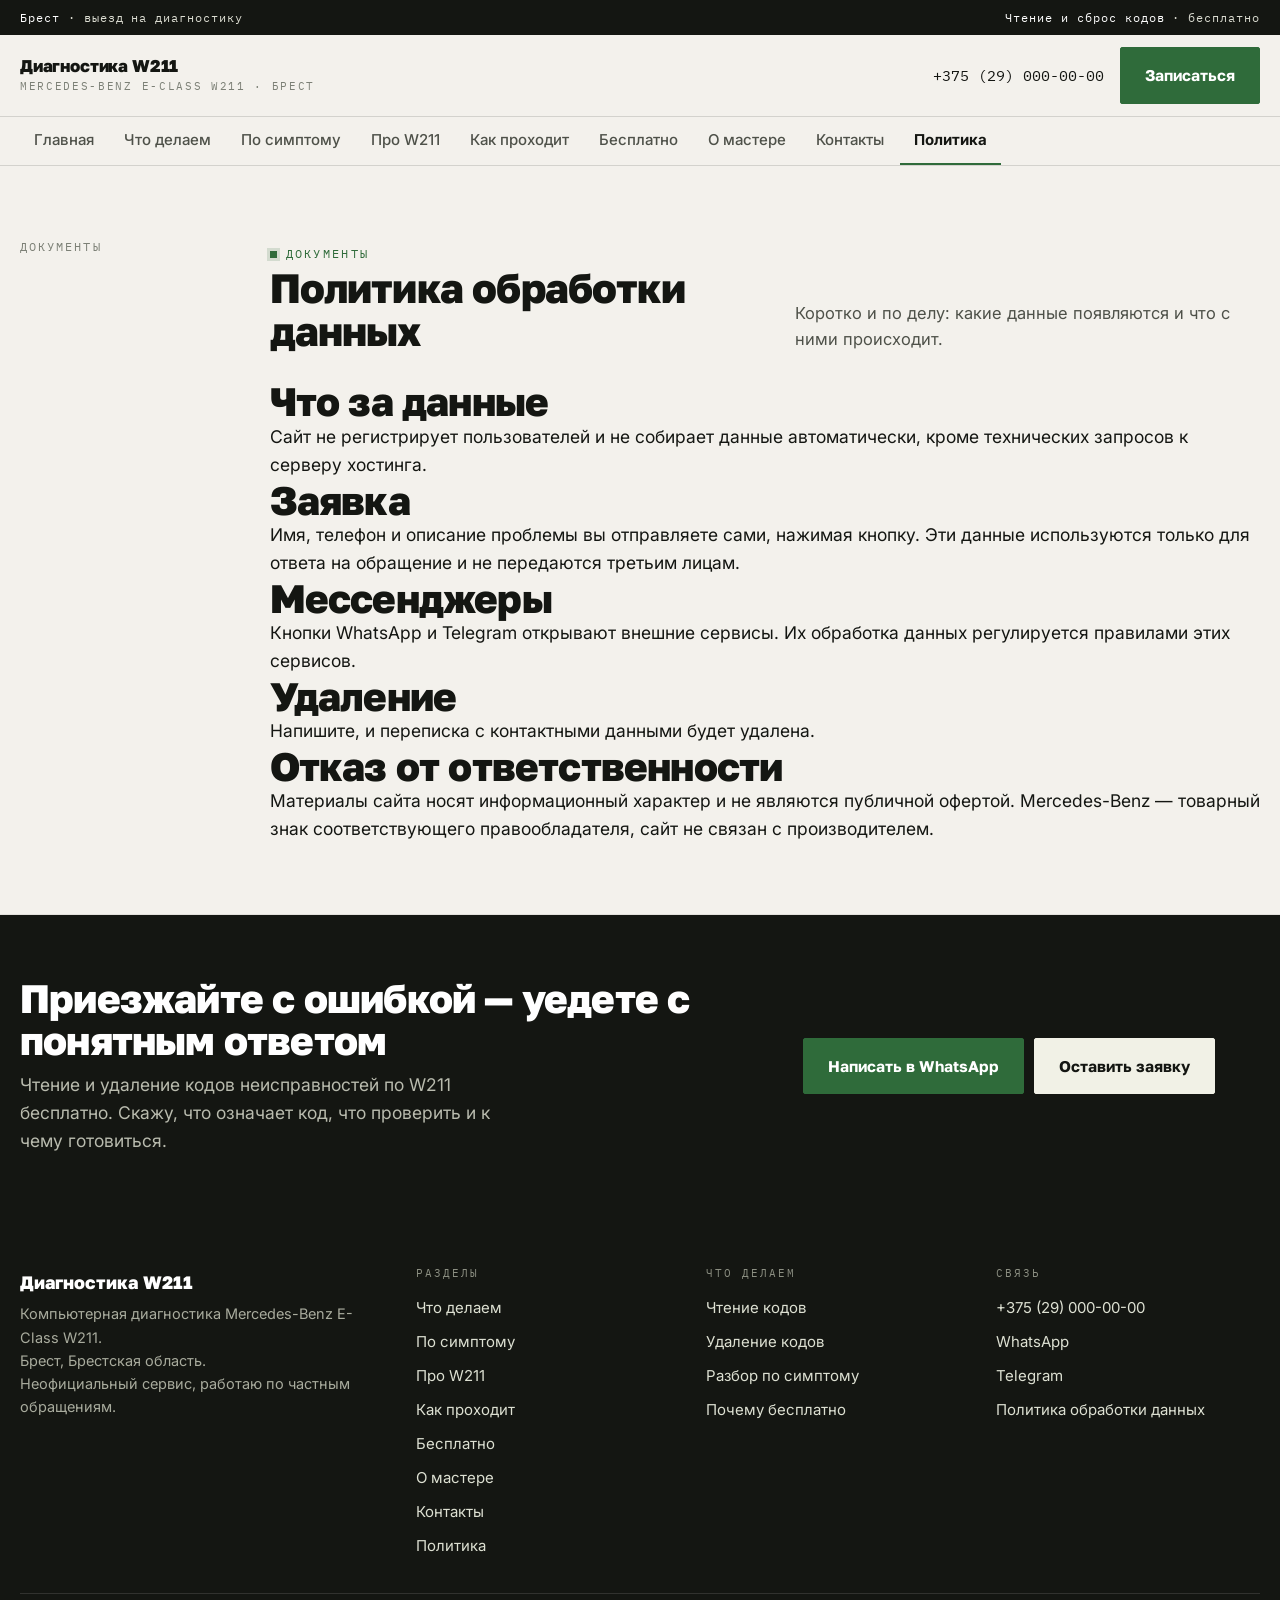
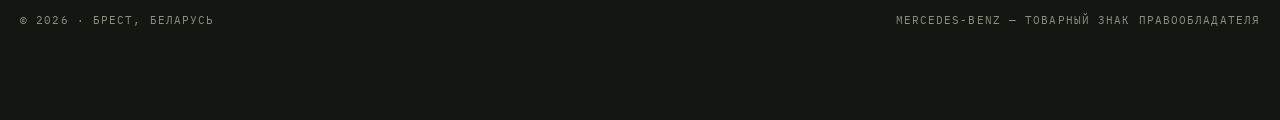
<file: politika.html>
<!doctype html><html lang="ru"><head><meta charset="utf-8">
<meta name="viewport" content="width=device-width,initial-scale=1">
<title>Политика обработки данных — диагностика W211</title><meta name="description" content="Какие данные появляются при обращении и что с ними происходит.">
<link rel="icon" href="assets/img/favicon.svg" type="image/svg+xml">
<style>
:root{--paper:#F3F1EC;--ink:#141612;--lcd:#2F6B3A;--line:rgba(20,22,18,.14)}
*{box-sizing:border-box}
body{margin:0;background:var(--paper);color:var(--ink);font-family:'Inter',system-ui,sans-serif;font-size:17.5px;line-height:1.6;overflow-x:hidden}
h1{font-family:'Golos Text',sans-serif;font-weight:800;font-size:clamp(2.1rem,4.6vw,3.6rem);line-height:1.06;margin:0}
.wrap{width:min(1240px,calc(100% - 40px));margin:0 auto}
.hdr{position:sticky;top:0;z-index:60;background:rgba(243,241,236,.94);border-bottom:1px solid var(--line)}
.topbar{background:var(--ink);color:#DCDDD2}
.hero{position:relative;min-height:520px;display:flex;align-items:flex-end;overflow:hidden}
.hero__bg{position:absolute;inset:0;z-index:-2}
.hero__bg img{width:100%;height:100%;object-fit:cover}
.hero::before{content:"";position:absolute;inset:0;z-index:-1;background:linear-gradient(90deg,rgba(243,241,236,.96),rgba(243,241,236,.34))}
</style>
<link rel="preconnect" href="https://fonts.googleapis.com"><link rel="preconnect" href="https://fonts.gstatic.com" crossorigin>
<link href="https://fonts.googleapis.com/css2?family=Golos+Text:wght@500;600;800&family=Inter:wght@400;500;600&family=IBM+Plex+Mono:wght@400;500&display=swap" rel="stylesheet">
<link rel="stylesheet" href="assets/css/site.v1.css">
</head><body>
<div class="topbar"><div class="wrap"><span><b>Брест</b> · выезд на диагностику</span><span><b>Чтение и сброс кодов</b> · бесплатно</span></div></div>
<header class="hdr"><div class="wrap hdr__in">
<a class="logo" href="index.html"><b>Диагностика W211</b><span>Mercedes-Benz E-Class W211 · Брест</span></a>
<span class="hdr__sp"></span>
<a class="hdr__tel" href="tel:+375290000000">+375 (29) 000-00-00</a>
<a class="btn btn--lcd" href="kontakty.html#zayavka">Записаться</a>
<button class="burger" id="burger" aria-label="Открыть меню" aria-expanded="false" aria-controls="drawer"><span></span><span></span><span></span></button>
</div></header>
<nav class="strip" aria-label="Страницы"><div class="wrap strip__in"><a href="index.html">Главная</a><a href="uslugi.html">Что делаем</a><a href="simptomy.html">По симптому</a><a href="w211.html">Про W211</a><a href="process.html">Как проходит</a><a href="besplatno.html">Бесплатно</a><a href="o-mastere.html">О мастере</a><a href="kontakty.html">Контакты</a><a href="politika.html" aria-current="page">Политика</a></div></nav>
<div class="drawer" id="drawer" data-open="false" role="dialog" aria-modal="true" aria-label="Меню">
<div class="drawer__top"><span class="mono">Меню</span><button class="drawer__close" id="drawerClose" aria-label="Закрыть меню"></button></div>
<div class="drawer__inner"><a href="index.html">Главная</a><a href="uslugi.html">Что делаем</a><a href="simptomy.html">По симптому</a><a href="w211.html">Про W211</a><a href="process.html">Как проходит</a><a href="besplatno.html">Бесплатно</a><a href="o-mastere.html">О мастере</a><a href="kontakty.html">Контакты</a><a href="politika.html">Политика</a><a class="btn btn--lcd" href="kontakty.html#zayavka">Записаться на диагностику</a></div>
</div>
<main><section class="band"><div class="wrap"><div class="sect"><div class="sect__side"><span class="mono">документы</span></div><div><div class="sect__head"><div><span class="kick">документы</span><h1 style="font-size:clamp(1.8rem,3.2vw,2.6rem)">Политика обработки данных</h1></div><p>Коротко и по делу: какие данные появляются и что с ними происходит.</p></div><h2>Что за данные</h2><p>Сайт не регистрирует пользователей и не собирает данные автоматически, кроме технических запросов к серверу хостинга.</p>
<h2>Заявка</h2><p>Имя, телефон и описание проблемы вы отправляете сами, нажимая кнопку. Эти данные используются только для ответа на обращение и не передаются третьим лицам.</p>
<h2>Мессенджеры</h2><p>Кнопки WhatsApp и Telegram открывают внешние сервисы. Их обработка данных регулируется правилами этих сервисов.</p>
<h2>Удаление</h2><p>Напишите, и переписка с контактными данными будет удалена.</p>
<h2>Отказ от ответственности</h2><p>Материалы сайта носят информационный характер и не являются публичной офертой. Mercedes-Benz — товарный знак соответствующего правообладателя, сайт не связан с производителем.</p></div></div></div></section></main><script src="assets/js/main.v1.js" defer></script>
<section class="cta"><div class="wrap cta__in">
<div><h2>Приезжайте с ошибкой — уедете с понятным ответом</h2>
<p>Чтение и удаление кодов неисправностей по W211 бесплатно. Скажу, что означает код, что проверить и к чему готовиться.</p></div>
<div class="cta__act"><a class="btn btn--lcd" href="https://wa.me/375290000000" target="_blank" rel="noopener">Написать в WhatsApp</a><a class="btn" href="kontakty.html#zayavka">Оставить заявку</a></div>
</div></section>
<footer class="foot"><div class="wrap"><div class="foot__grid">
<div><div class="foot__b">Диагностика W211</div><div class="foot__adr">Компьютерная диагностика Mercedes-Benz E-Class W211.<br>Брест, Брестская область.<br>Неофициальный сервис, работаю по частным обращениям.</div></div>
<div><h4>Разделы</h4><a href="uslugi.html">Что делаем</a><a href="simptomy.html">По симптому</a><a href="w211.html">Про W211</a><a href="process.html">Как проходит</a><a href="besplatno.html">Бесплатно</a><a href="o-mastere.html">О мастере</a><a href="kontakty.html">Контакты</a><a href="politika.html">Политика</a></div>
<div><h4>Что делаем</h4><a href="uslugi.html">Чтение кодов</a><a href="uslugi.html">Удаление кодов</a><a href="simptomy.html">Разбор по симптому</a><a href="besplatno.html">Почему бесплатно</a></div>
<div><h4>Связь</h4><a href="tel:+375290000000">+375 (29) 000-00-00</a><a href="https://wa.me/375290000000">WhatsApp</a><a href="https://t.me/+375290000000">Telegram</a><a href="politika.html">Политика обработки данных</a></div>
</div><div class="foot__bo"><span>© 2026 · Брест, Беларусь</span><span>Mercedes-Benz — товарный знак правообладателя</span></div></div></footer>
<div class="fbar">
<a href="tel:+375290000000"><svg viewBox="0 0 24 24"><path d="M6 3h3l2 5-2 1a12 12 0 006 6l1-2 5 2v3a2 2 0 01-2 2A17 17 0 014 5a2 2 0 012-2z"/></svg>Позвонить</a>
<a href="https://wa.me/375290000000"><svg viewBox="0 0 24 24"><path d="M21 12a9 9 0 01-13 8L3 21l1-4A9 9 0 1121 12z"/></svg>WhatsApp</a>
<a href="https://t.me/+375290000000"><svg viewBox="0 0 24 24"><path d="M21 4L3 11l5 2 2 6 3-4 4 3z"/></svg>Telegram</a>
<a href="kontakty.html#zayavka"><svg viewBox="0 0 24 24"><path d="M4 6h16v12H4zM4 7l8 6 8-6"/></svg>Заявка</a>
</div></body></html>
</file>
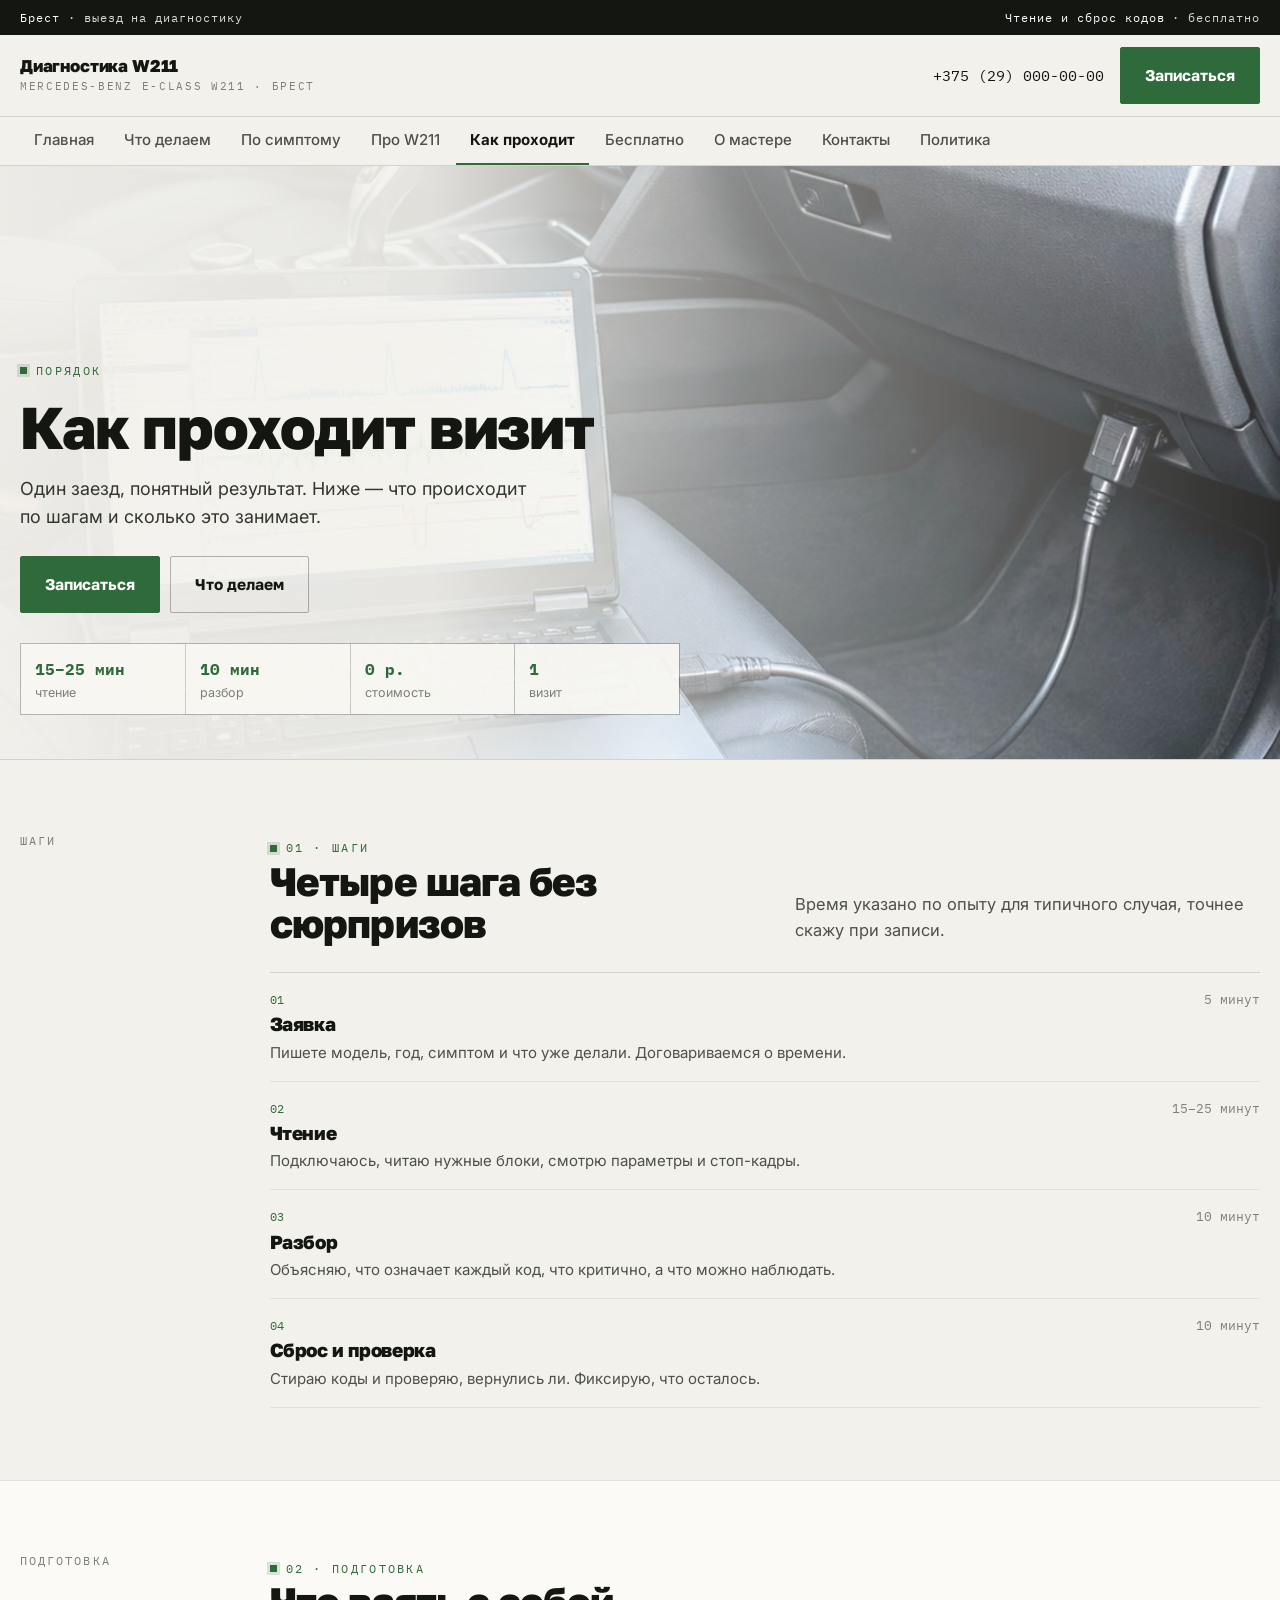
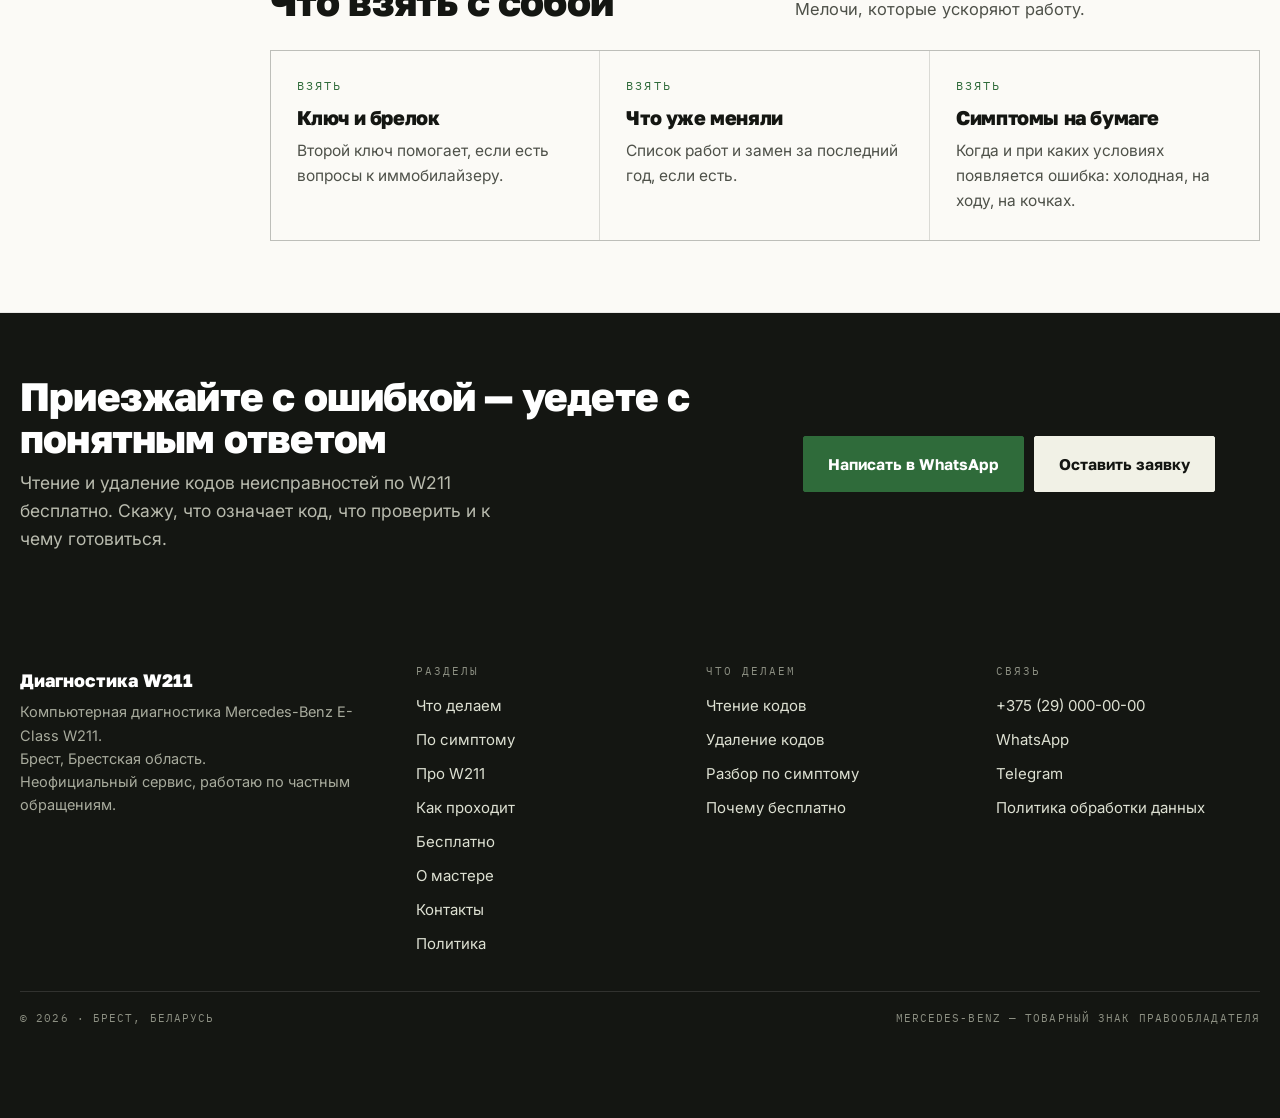
<file: process.html>
<!doctype html><html lang="ru"><head><meta charset="utf-8">
<meta name="viewport" content="width=device-width,initial-scale=1">
<title>Как проходит диагностика W211 — порядок работ и время</title><meta name="description" content="Пошагово: заявка, чтение блоков, разбор кодов, сброс и проверка. Сколько времени занимает и что взять с собой.">
<link rel="icon" href="assets/img/favicon.svg" type="image/svg+xml">
<style>
:root{--paper:#F3F1EC;--ink:#141612;--lcd:#2F6B3A;--line:rgba(20,22,18,.14)}
*{box-sizing:border-box}
body{margin:0;background:var(--paper);color:var(--ink);font-family:'Inter',system-ui,sans-serif;font-size:17.5px;line-height:1.6;overflow-x:hidden}
h1{font-family:'Golos Text',sans-serif;font-weight:800;font-size:clamp(2.1rem,4.6vw,3.6rem);line-height:1.06;margin:0}
.wrap{width:min(1240px,calc(100% - 40px));margin:0 auto}
.hdr{position:sticky;top:0;z-index:60;background:rgba(243,241,236,.94);border-bottom:1px solid var(--line)}
.topbar{background:var(--ink);color:#DCDDD2}
.hero{position:relative;min-height:520px;display:flex;align-items:flex-end;overflow:hidden}
.hero__bg{position:absolute;inset:0;z-index:-2}
.hero__bg img{width:100%;height:100%;object-fit:cover}
.hero::before{content:"";position:absolute;inset:0;z-index:-1;background:linear-gradient(90deg,rgba(243,241,236,.96),rgba(243,241,236,.34))}
</style>
<link rel="preconnect" href="https://fonts.googleapis.com"><link rel="preconnect" href="https://fonts.gstatic.com" crossorigin>
<link href="https://fonts.googleapis.com/css2?family=Golos+Text:wght@500;600;800&family=Inter:wght@400;500;600&family=IBM+Plex+Mono:wght@400;500&display=swap" rel="stylesheet">
<link rel="stylesheet" href="assets/css/site.v1.css">
</head><body>
<div class="topbar"><div class="wrap"><span><b>Брест</b> · выезд на диагностику</span><span><b>Чтение и сброс кодов</b> · бесплатно</span></div></div>
<header class="hdr"><div class="wrap hdr__in">
<a class="logo" href="index.html"><b>Диагностика W211</b><span>Mercedes-Benz E-Class W211 · Брест</span></a>
<span class="hdr__sp"></span>
<a class="hdr__tel" href="tel:+375290000000">+375 (29) 000-00-00</a>
<a class="btn btn--lcd" href="kontakty.html#zayavka">Записаться</a>
<button class="burger" id="burger" aria-label="Открыть меню" aria-expanded="false" aria-controls="drawer"><span></span><span></span><span></span></button>
</div></header>
<nav class="strip" aria-label="Страницы"><div class="wrap strip__in"><a href="index.html">Главная</a><a href="uslugi.html">Что делаем</a><a href="simptomy.html">По симптому</a><a href="w211.html">Про W211</a><a href="process.html" aria-current="page">Как проходит</a><a href="besplatno.html">Бесплатно</a><a href="o-mastere.html">О мастере</a><a href="kontakty.html">Контакты</a><a href="politika.html">Политика</a></div></nav>
<div class="drawer" id="drawer" data-open="false" role="dialog" aria-modal="true" aria-label="Меню">
<div class="drawer__top"><span class="mono">Меню</span><button class="drawer__close" id="drawerClose" aria-label="Закрыть меню"></button></div>
<div class="drawer__inner"><a href="index.html">Главная</a><a href="uslugi.html">Что делаем</a><a href="simptomy.html">По симптому</a><a href="w211.html">Про W211</a><a href="process.html">Как проходит</a><a href="besplatno.html">Бесплатно</a><a href="o-mastere.html">О мастере</a><a href="kontakty.html">Контакты</a><a href="politika.html">Политика</a><a class="btn btn--lcd" href="kontakty.html#zayavka">Записаться на диагностику</a></div>
</div>
<main><section class="hero"><div class="hero__bg"><img src="assets/img/laptop.jpg" alt="Ноутбук с диагностической программой" fetchpriority="high"></div>
<div class="hero__in wrap"><span class="kick">порядок</span><h1>Как проходит визит</h1>
<p class="hero__lead">Один заезд, понятный результат. Ниже — что происходит по шагам и сколько это занимает.</p>
<div class="hero__cta"><a class="btn btn--lcd" href="kontakty.html#zayavka">Записаться</a><a class="btn btn--line" href="uslugi.html">Что делаем</a></div>
<div class="hero__figs"><div><b>15–25 мин</b><span>чтение</span></div><div><b>10 мин</b><span>разбор</span></div><div><b>0 р.</b><span>стоимость</span></div><div><b>1</b><span>визит</span></div></div></div></section><section class="band "><div class="wrap"><div class="sect"><div class="sect__side"><span class="mono">шаги</span></div><div><div class="sect__head"><div><span class="kick">01 · шаги</span><h2>Четыре шага без сюрпризов</h2></div><p>Время указано по опыту для типичного случая, точнее скажу при записи.</p></div><div class="rows"><div class="row"><div><span class="row__n">01</span><h3>Заявка</h3><p>Пишете модель, год, симптом и что уже делали. Договариваемся о времени.</p></div><span class="row__v">5 минут</span></div><div class="row"><div><span class="row__n">02</span><h3>Чтение</h3><p>Подключаюсь, читаю нужные блоки, смотрю параметры и стоп-кадры.</p></div><span class="row__v">15–25 минут</span></div><div class="row"><div><span class="row__n">03</span><h3>Разбор</h3><p>Объясняю, что означает каждый код, что критично, а что можно наблюдать.</p></div><span class="row__v">10 минут</span></div><div class="row"><div><span class="row__n">04</span><h3>Сброс и проверка</h3><p>Стираю коды и проверяю, вернулись ли. Фиксирую, что осталось.</p></div><span class="row__v">10 минут</span></div></div></div></div></div></section><section class="band band--alt"><div class="wrap"><div class="sect"><div class="sect__side"><span class="mono">подготовка</span></div><div><div class="sect__head"><div><span class="kick">02 · подготовка</span><h2>Что взять с собой</h2></div><p>Мелочи, которые ускоряют работу.</p></div><div class="grid grid--3"><div class="cell"><span class="mono">взять</span><h3>Ключ и брелок</h3><p>Второй ключ помогает, если есть вопросы к иммобилайзеру.</p></div><div class="cell"><span class="mono">взять</span><h3>Что уже меняли</h3><p>Список работ и замен за последний год, если есть.</p></div><div class="cell"><span class="mono">взять</span><h3>Симптомы на бумаге</h3><p>Когда и при каких условиях появляется ошибка: холодная, на ходу, на кочках.</p></div></div></div></div></div></section></main><script src="assets/js/main.v1.js" defer></script>
<section class="cta"><div class="wrap cta__in">
<div><h2>Приезжайте с ошибкой — уедете с понятным ответом</h2>
<p>Чтение и удаление кодов неисправностей по W211 бесплатно. Скажу, что означает код, что проверить и к чему готовиться.</p></div>
<div class="cta__act"><a class="btn btn--lcd" href="https://wa.me/375290000000" target="_blank" rel="noopener">Написать в WhatsApp</a><a class="btn" href="kontakty.html#zayavka">Оставить заявку</a></div>
</div></section>
<footer class="foot"><div class="wrap"><div class="foot__grid">
<div><div class="foot__b">Диагностика W211</div><div class="foot__adr">Компьютерная диагностика Mercedes-Benz E-Class W211.<br>Брест, Брестская область.<br>Неофициальный сервис, работаю по частным обращениям.</div></div>
<div><h4>Разделы</h4><a href="uslugi.html">Что делаем</a><a href="simptomy.html">По симптому</a><a href="w211.html">Про W211</a><a href="process.html">Как проходит</a><a href="besplatno.html">Бесплатно</a><a href="o-mastere.html">О мастере</a><a href="kontakty.html">Контакты</a><a href="politika.html">Политика</a></div>
<div><h4>Что делаем</h4><a href="uslugi.html">Чтение кодов</a><a href="uslugi.html">Удаление кодов</a><a href="simptomy.html">Разбор по симптому</a><a href="besplatno.html">Почему бесплатно</a></div>
<div><h4>Связь</h4><a href="tel:+375290000000">+375 (29) 000-00-00</a><a href="https://wa.me/375290000000">WhatsApp</a><a href="https://t.me/+375290000000">Telegram</a><a href="politika.html">Политика обработки данных</a></div>
</div><div class="foot__bo"><span>© 2026 · Брест, Беларусь</span><span>Mercedes-Benz — товарный знак правообладателя</span></div></div></footer>
<div class="fbar">
<a href="tel:+375290000000"><svg viewBox="0 0 24 24"><path d="M6 3h3l2 5-2 1a12 12 0 006 6l1-2 5 2v3a2 2 0 01-2 2A17 17 0 014 5a2 2 0 012-2z"/></svg>Позвонить</a>
<a href="https://wa.me/375290000000"><svg viewBox="0 0 24 24"><path d="M21 12a9 9 0 01-13 8L3 21l1-4A9 9 0 1121 12z"/></svg>WhatsApp</a>
<a href="https://t.me/+375290000000"><svg viewBox="0 0 24 24"><path d="M21 4L3 11l5 2 2 6 3-4 4 3z"/></svg>Telegram</a>
<a href="kontakty.html#zayavka"><svg viewBox="0 0 24 24"><path d="M4 6h16v12H4zM4 7l8 6 8-6"/></svg>Заявка</a>
</div></body></html>
</file>
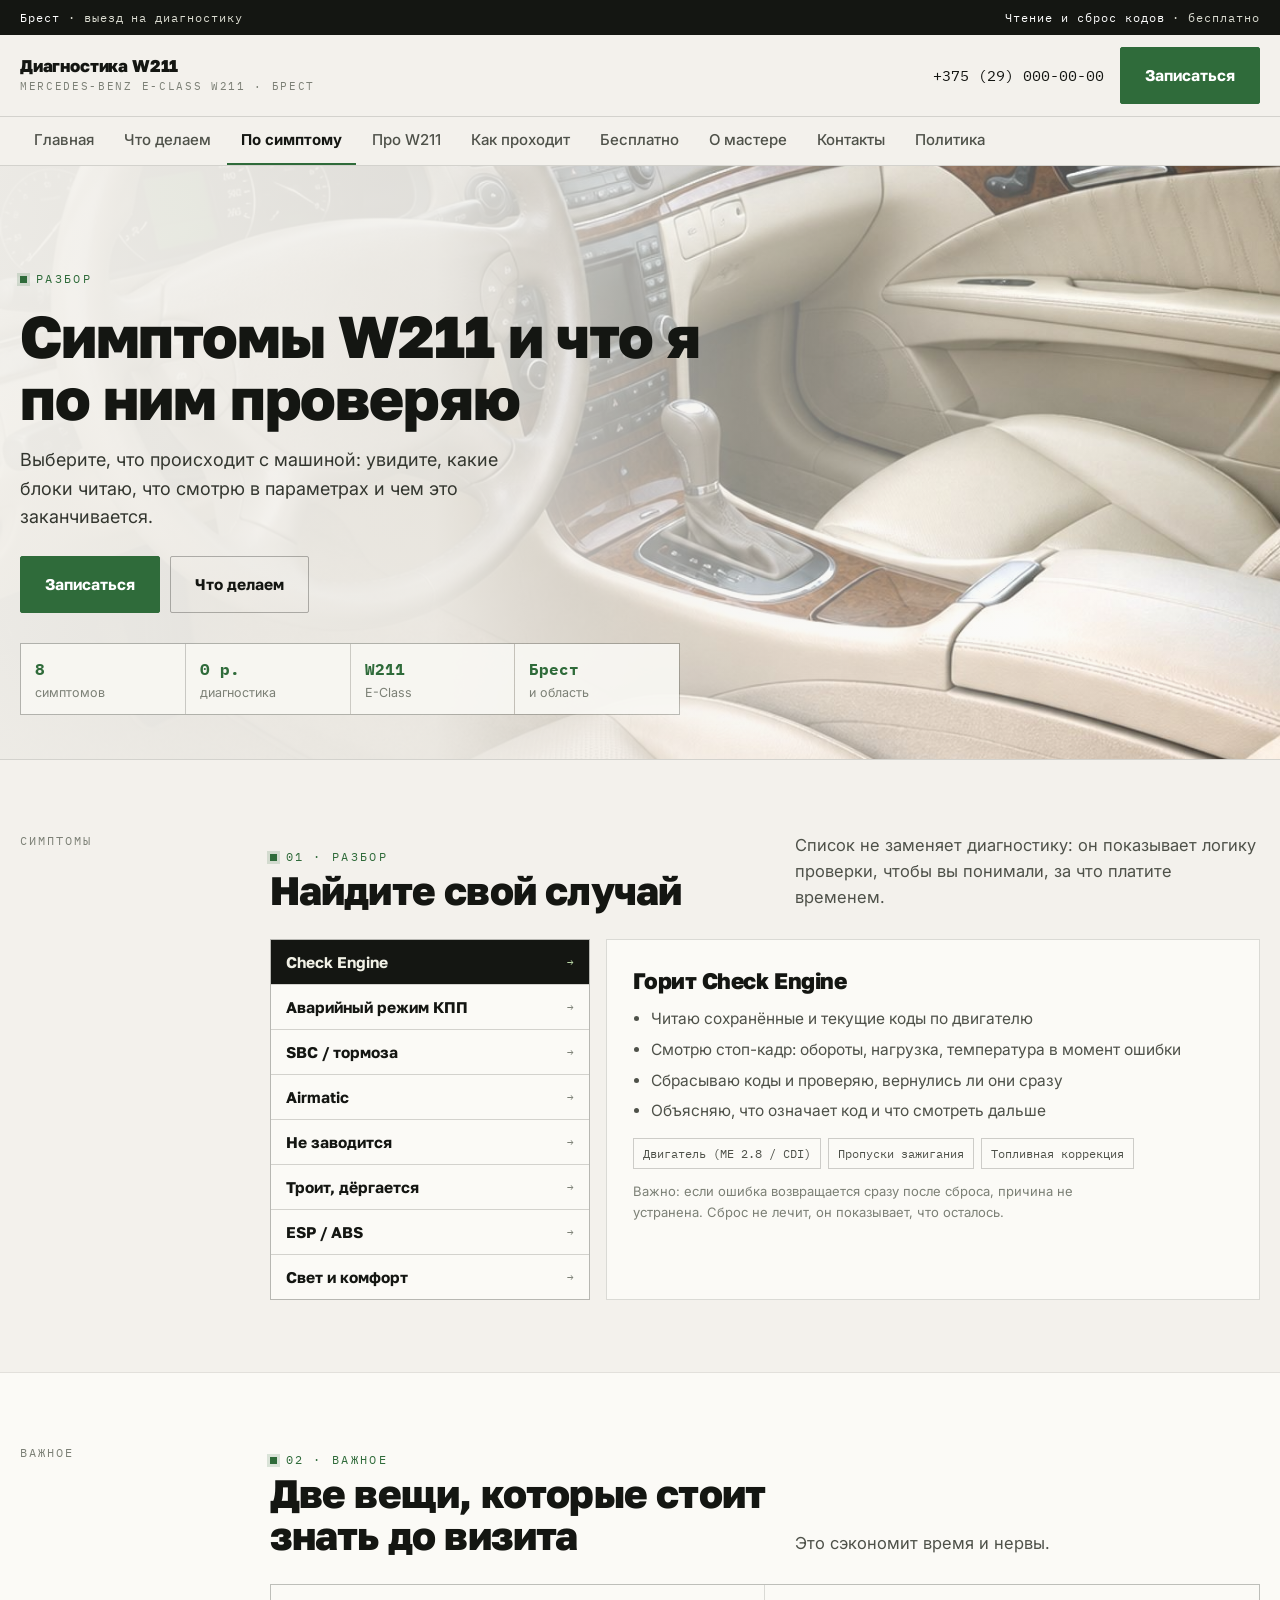
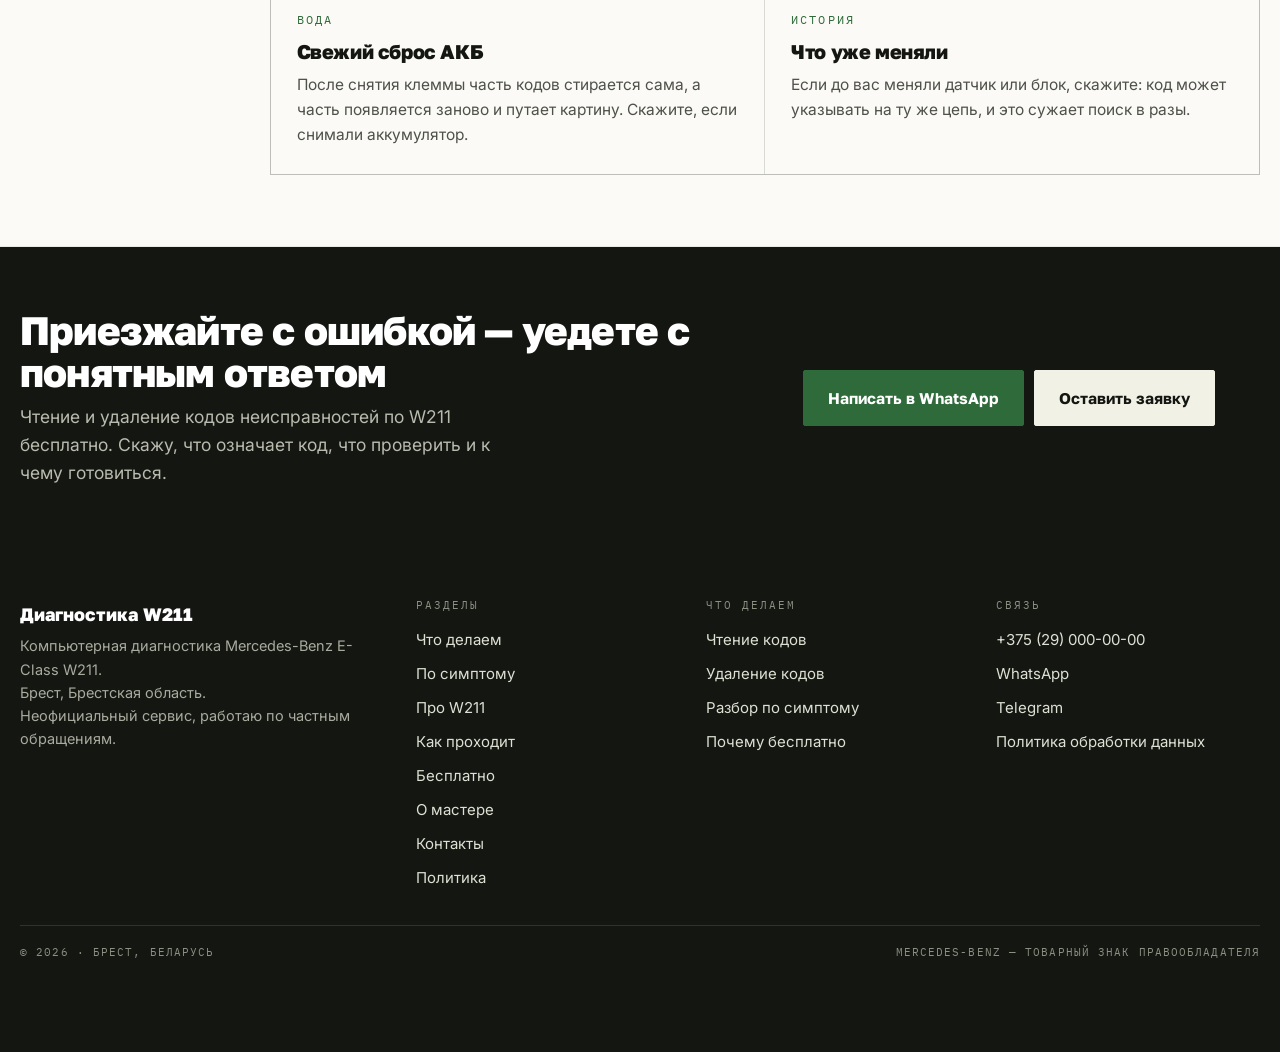
<file: simptomy.html>
<!doctype html><html lang="ru"><head><meta charset="utf-8">
<meta name="viewport" content="width=device-width,initial-scale=1">
<title>Симптомы W211: Check Engine, аварийный режим КПП, SBC, Airmatic</title><meta name="description" content="Разбор частых симптомов W211: что проверяется, какие блоки читаются, что означает код и что делать дальше.">
<link rel="icon" href="assets/img/favicon.svg" type="image/svg+xml">
<style>
:root{--paper:#F3F1EC;--ink:#141612;--lcd:#2F6B3A;--line:rgba(20,22,18,.14)}
*{box-sizing:border-box}
body{margin:0;background:var(--paper);color:var(--ink);font-family:'Inter',system-ui,sans-serif;font-size:17.5px;line-height:1.6;overflow-x:hidden}
h1{font-family:'Golos Text',sans-serif;font-weight:800;font-size:clamp(2.1rem,4.6vw,3.6rem);line-height:1.06;margin:0}
.wrap{width:min(1240px,calc(100% - 40px));margin:0 auto}
.hdr{position:sticky;top:0;z-index:60;background:rgba(243,241,236,.94);border-bottom:1px solid var(--line)}
.topbar{background:var(--ink);color:#DCDDD2}
.hero{position:relative;min-height:520px;display:flex;align-items:flex-end;overflow:hidden}
.hero__bg{position:absolute;inset:0;z-index:-2}
.hero__bg img{width:100%;height:100%;object-fit:cover}
.hero::before{content:"";position:absolute;inset:0;z-index:-1;background:linear-gradient(90deg,rgba(243,241,236,.96),rgba(243,241,236,.34))}
</style>
<link rel="preconnect" href="https://fonts.googleapis.com"><link rel="preconnect" href="https://fonts.gstatic.com" crossorigin>
<link href="https://fonts.googleapis.com/css2?family=Golos+Text:wght@500;600;800&family=Inter:wght@400;500;600&family=IBM+Plex+Mono:wght@400;500&display=swap" rel="stylesheet">
<link rel="stylesheet" href="assets/css/site.v1.css">
</head><body>
<div class="topbar"><div class="wrap"><span><b>Брест</b> · выезд на диагностику</span><span><b>Чтение и сброс кодов</b> · бесплатно</span></div></div>
<header class="hdr"><div class="wrap hdr__in">
<a class="logo" href="index.html"><b>Диагностика W211</b><span>Mercedes-Benz E-Class W211 · Брест</span></a>
<span class="hdr__sp"></span>
<a class="hdr__tel" href="tel:+375290000000">+375 (29) 000-00-00</a>
<a class="btn btn--lcd" href="kontakty.html#zayavka">Записаться</a>
<button class="burger" id="burger" aria-label="Открыть меню" aria-expanded="false" aria-controls="drawer"><span></span><span></span><span></span></button>
</div></header>
<nav class="strip" aria-label="Страницы"><div class="wrap strip__in"><a href="index.html">Главная</a><a href="uslugi.html">Что делаем</a><a href="simptomy.html" aria-current="page">По симптому</a><a href="w211.html">Про W211</a><a href="process.html">Как проходит</a><a href="besplatno.html">Бесплатно</a><a href="o-mastere.html">О мастере</a><a href="kontakty.html">Контакты</a><a href="politika.html">Политика</a></div></nav>
<div class="drawer" id="drawer" data-open="false" role="dialog" aria-modal="true" aria-label="Меню">
<div class="drawer__top"><span class="mono">Меню</span><button class="drawer__close" id="drawerClose" aria-label="Закрыть меню"></button></div>
<div class="drawer__inner"><a href="index.html">Главная</a><a href="uslugi.html">Что делаем</a><a href="simptomy.html">По симптому</a><a href="w211.html">Про W211</a><a href="process.html">Как проходит</a><a href="besplatno.html">Бесплатно</a><a href="o-mastere.html">О мастере</a><a href="kontakty.html">Контакты</a><a href="politika.html">Политика</a><a class="btn btn--lcd" href="kontakty.html#zayavka">Записаться на диагностику</a></div>
</div>
<main><section class="hero"><div class="hero__bg"><img src="assets/img/dash.jpg" alt="Приборная панель W211" fetchpriority="high"></div>
<div class="hero__in wrap"><span class="kick">разбор</span><h1>Симптомы W211 и что я по ним проверяю</h1>
<p class="hero__lead">Выберите, что происходит с машиной: увидите, какие блоки читаю, что смотрю в параметрах и чем это заканчивается.</p>
<div class="hero__cta"><a class="btn btn--lcd" href="kontakty.html#zayavka">Записаться</a><a class="btn btn--line" href="uslugi.html">Что делаем</a></div>
<div class="hero__figs"><div><b>8</b><span>симптомов</span></div><div><b>0 р.</b><span>диагностика</span></div><div><b>W211</b><span>E-Class</span></div><div><b>Брест</b><span>и область</span></div></div></div></section><section class="band "><div class="wrap"><div class="sect"><div class="sect__side"><span class="mono">симптомы</span></div><div><div class="sect__head"><div><span class="kick">01 · разбор</span><h2>Найдите свой случай</h2></div><p>Список не заменяет диагностику: он показывает логику проверки, чтобы вы понимали, за что платите временем.</p></div><div class="sym"><div class="sym__list" id="symList"><button data-k="cel" aria-pressed="true">Check Engine<span>→</span></button><button data-k="box" aria-pressed="false">Аварийный режим КПП<span>→</span></button><button data-k="sbc" aria-pressed="false">SBC / тормоза<span>→</span></button><button data-k="air" aria-pressed="false">Airmatic<span>→</span></button><button data-k="start" aria-pressed="false">Не заводится<span>→</span></button><button data-k="troit" aria-pressed="false">Троит, дёргается<span>→</span></button><button data-k="esp" aria-pressed="false">ESP / ABS<span>→</span></button><button data-k="sam" aria-pressed="false">Свет и комфорт<span>→</span></button></div><div class="sym__out" id="symOut" aria-live="polite"></div></div></div></div></div></section><section class="band band--alt"><div class="wrap"><div class="sect"><div class="sect__side"><span class="mono">важное</span></div><div><div class="sect__head"><div><span class="kick">02 · важное</span><h2>Две вещи, которые стоит знать до визита</h2></div><p>Это сэкономит время и нервы.</p></div><div class="grid grid--2"><div class="cell"><span class="mono">вода</span><h3>Свежий сброс АКБ</h3><p>После снятия клеммы часть кодов стирается сама, а часть появляется заново и путает картину. Скажите, если снимали аккумулятор.</p></div><div class="cell"><span class="mono">история</span><h3>Что уже меняли</h3><p>Если до вас меняли датчик или блок, скажите: код может указывать на ту же цепь, и это сужает поиск в разы.</p></div></div></div></div></div></section></main><script src="assets/js/main.v1.js" defer></script>
<section class="cta"><div class="wrap cta__in">
<div><h2>Приезжайте с ошибкой — уедете с понятным ответом</h2>
<p>Чтение и удаление кодов неисправностей по W211 бесплатно. Скажу, что означает код, что проверить и к чему готовиться.</p></div>
<div class="cta__act"><a class="btn btn--lcd" href="https://wa.me/375290000000" target="_blank" rel="noopener">Написать в WhatsApp</a><a class="btn" href="kontakty.html#zayavka">Оставить заявку</a></div>
</div></section>
<footer class="foot"><div class="wrap"><div class="foot__grid">
<div><div class="foot__b">Диагностика W211</div><div class="foot__adr">Компьютерная диагностика Mercedes-Benz E-Class W211.<br>Брест, Брестская область.<br>Неофициальный сервис, работаю по частным обращениям.</div></div>
<div><h4>Разделы</h4><a href="uslugi.html">Что делаем</a><a href="simptomy.html">По симптому</a><a href="w211.html">Про W211</a><a href="process.html">Как проходит</a><a href="besplatno.html">Бесплатно</a><a href="o-mastere.html">О мастере</a><a href="kontakty.html">Контакты</a><a href="politika.html">Политика</a></div>
<div><h4>Что делаем</h4><a href="uslugi.html">Чтение кодов</a><a href="uslugi.html">Удаление кодов</a><a href="simptomy.html">Разбор по симптому</a><a href="besplatno.html">Почему бесплатно</a></div>
<div><h4>Связь</h4><a href="tel:+375290000000">+375 (29) 000-00-00</a><a href="https://wa.me/375290000000">WhatsApp</a><a href="https://t.me/+375290000000">Telegram</a><a href="politika.html">Политика обработки данных</a></div>
</div><div class="foot__bo"><span>© 2026 · Брест, Беларусь</span><span>Mercedes-Benz — товарный знак правообладателя</span></div></div></footer>
<div class="fbar">
<a href="tel:+375290000000"><svg viewBox="0 0 24 24"><path d="M6 3h3l2 5-2 1a12 12 0 006 6l1-2 5 2v3a2 2 0 01-2 2A17 17 0 014 5a2 2 0 012-2z"/></svg>Позвонить</a>
<a href="https://wa.me/375290000000"><svg viewBox="0 0 24 24"><path d="M21 12a9 9 0 01-13 8L3 21l1-4A9 9 0 1121 12z"/></svg>WhatsApp</a>
<a href="https://t.me/+375290000000"><svg viewBox="0 0 24 24"><path d="M21 4L3 11l5 2 2 6 3-4 4 3z"/></svg>Telegram</a>
<a href="kontakty.html#zayavka"><svg viewBox="0 0 24 24"><path d="M4 6h16v12H4zM4 7l8 6 8-6"/></svg>Заявка</a>
</div></body></html>
</file>
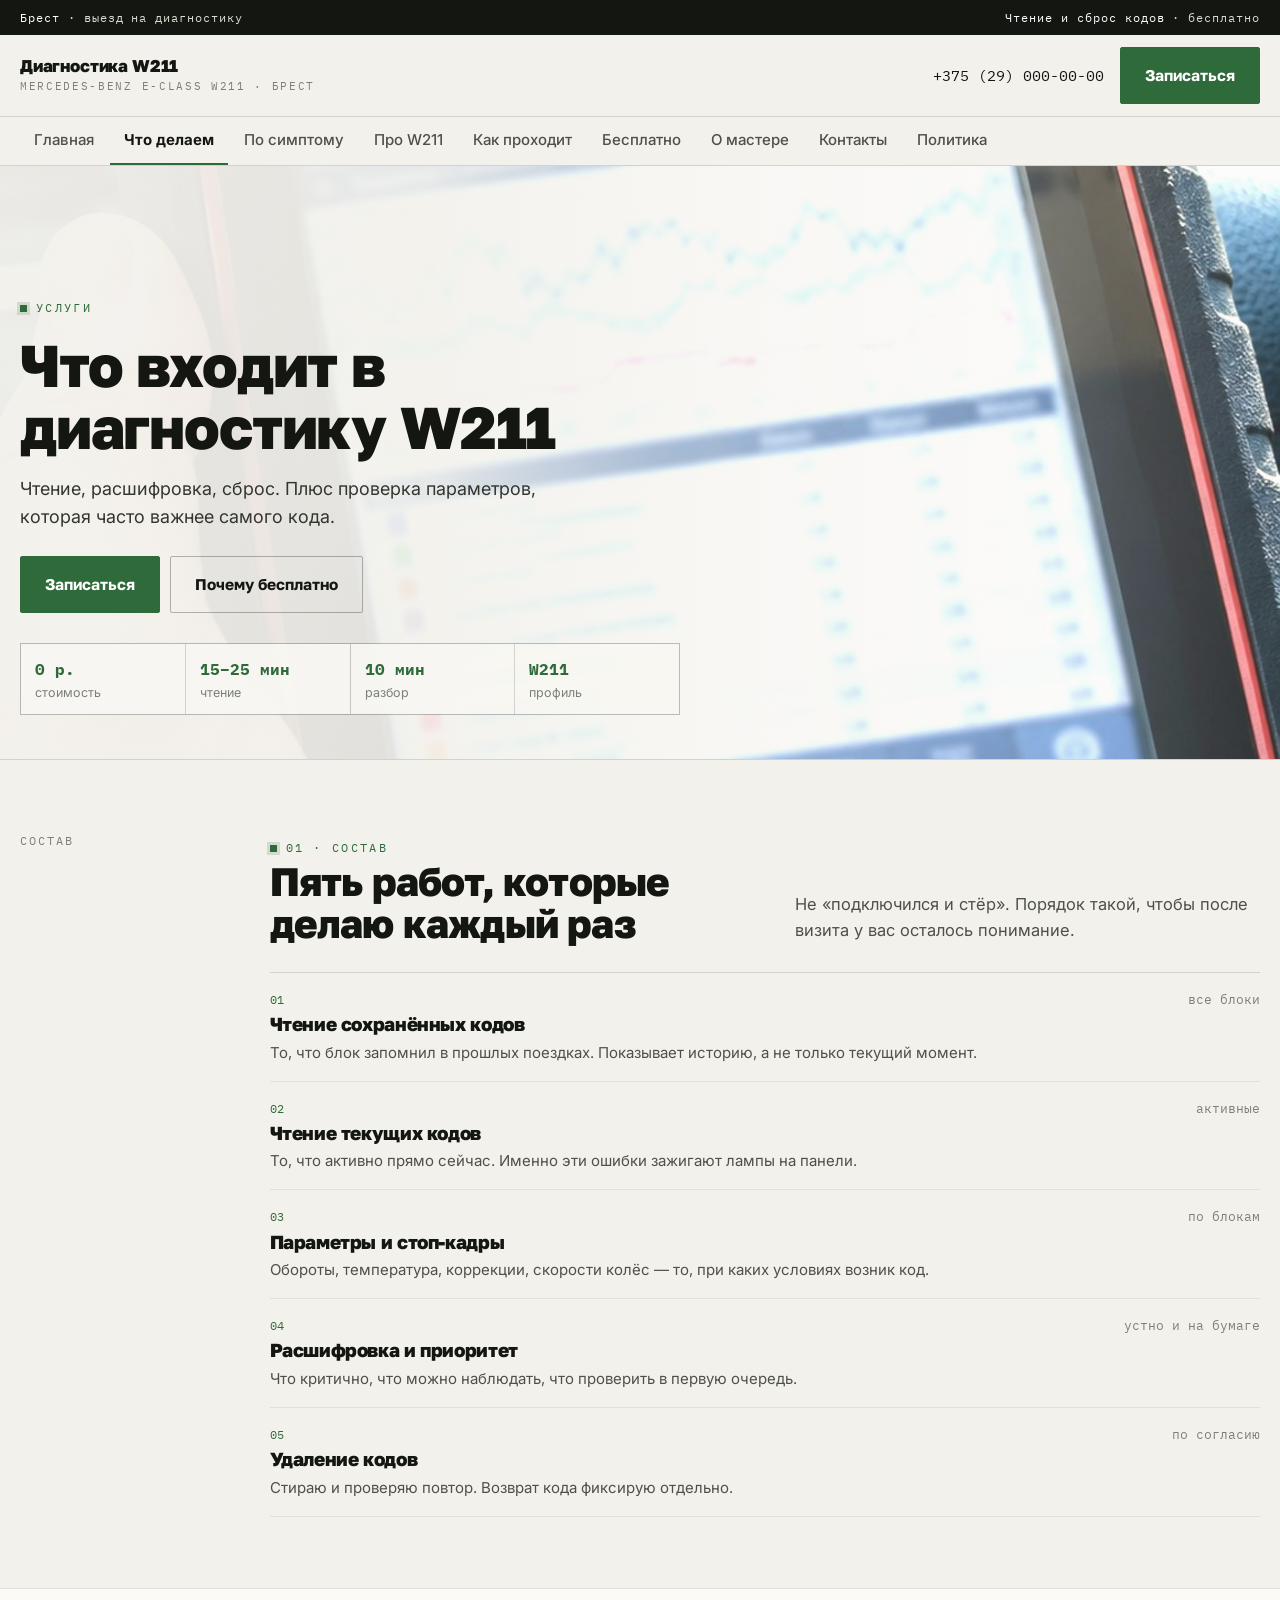
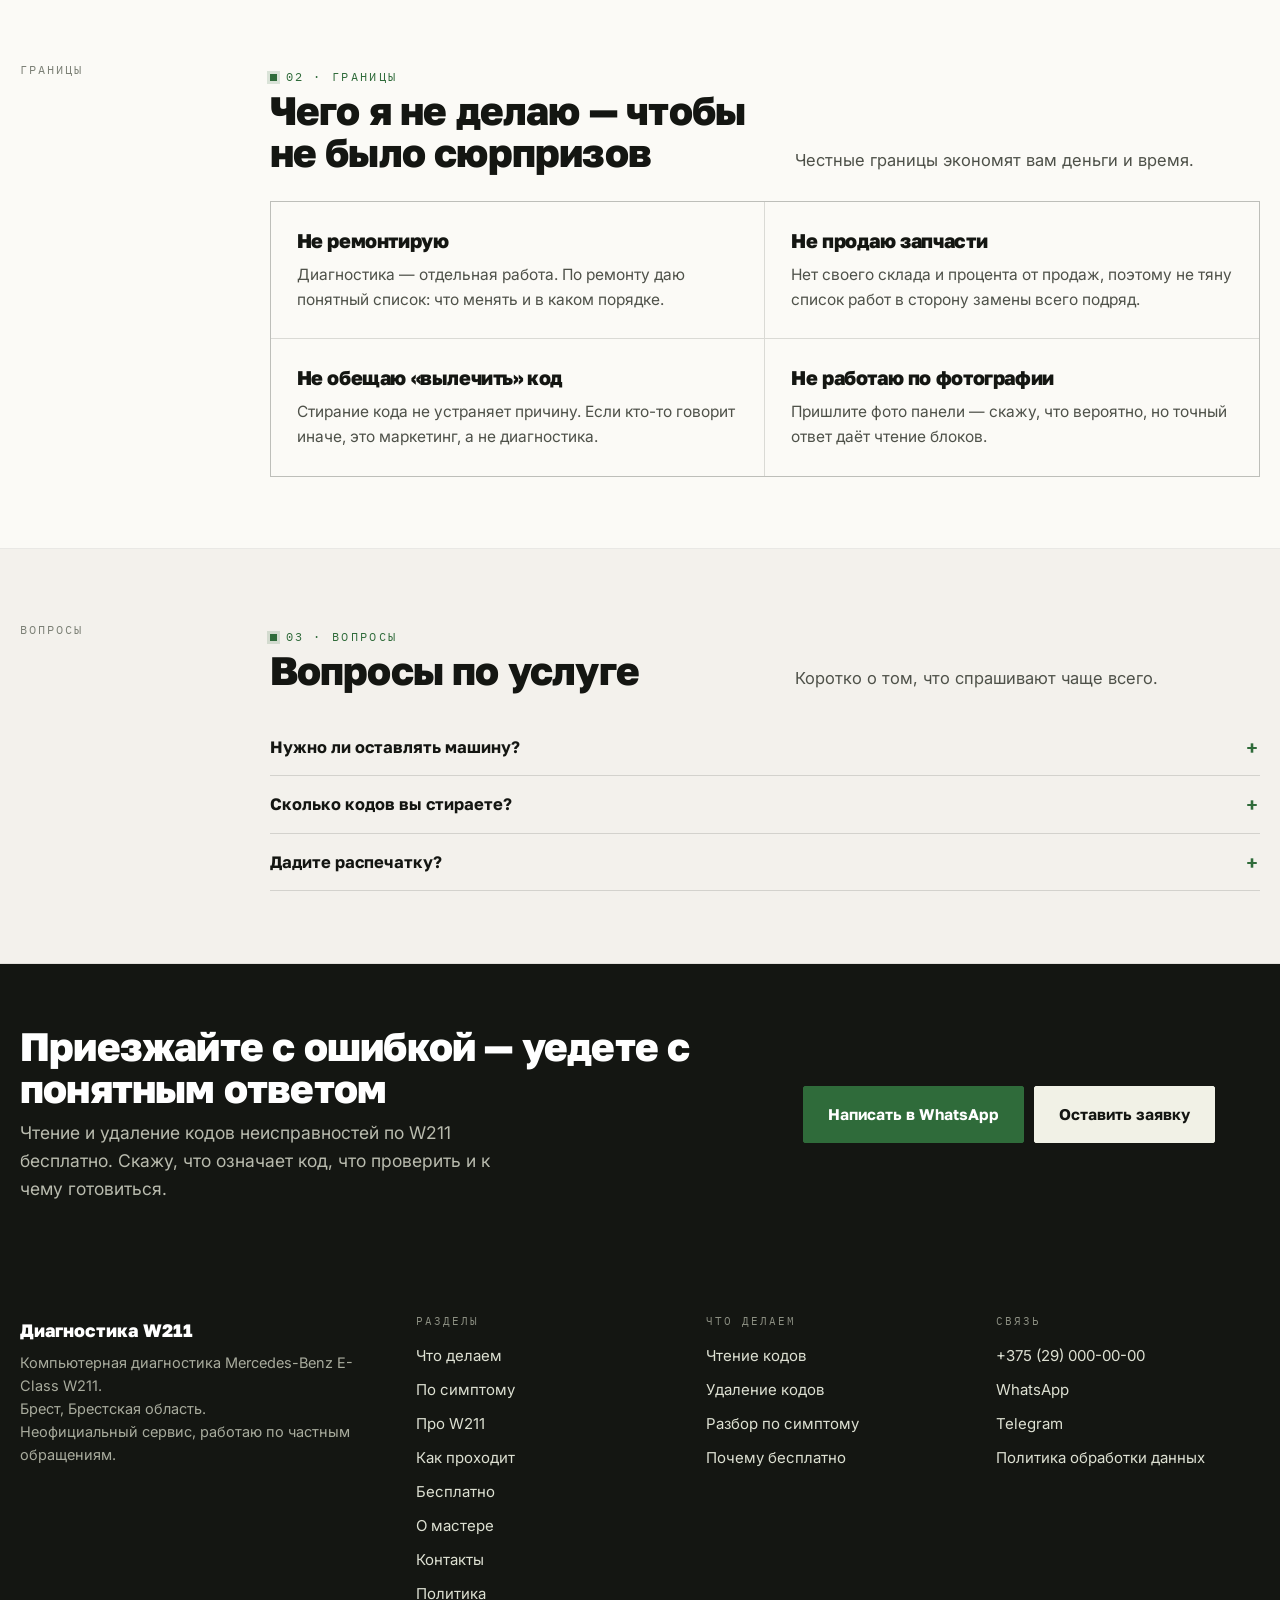
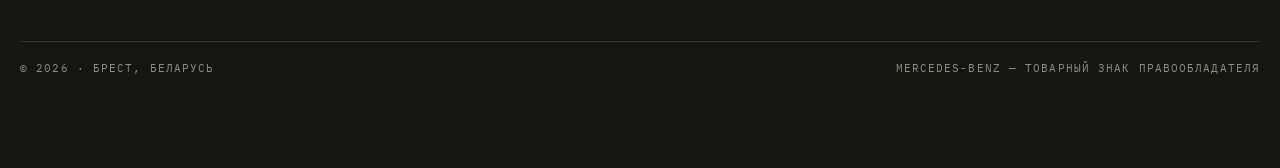
<file: uslugi.html>
<!doctype html><html lang="ru"><head><meta charset="utf-8">
<meta name="viewport" content="width=device-width,initial-scale=1">
<title>Что входит в диагностику W211 — чтение, расшифровка, сброс кодов</title><meta name="description" content="Состав работ по диагностике W211: чтение сохранённых и текущих кодов, параметры и стоп-кадры, расшифровка, удаление кодов после устранения причины.">
<link rel="icon" href="assets/img/favicon.svg" type="image/svg+xml">
<style>
:root{--paper:#F3F1EC;--ink:#141612;--lcd:#2F6B3A;--line:rgba(20,22,18,.14)}
*{box-sizing:border-box}
body{margin:0;background:var(--paper);color:var(--ink);font-family:'Inter',system-ui,sans-serif;font-size:17.5px;line-height:1.6;overflow-x:hidden}
h1{font-family:'Golos Text',sans-serif;font-weight:800;font-size:clamp(2.1rem,4.6vw,3.6rem);line-height:1.06;margin:0}
.wrap{width:min(1240px,calc(100% - 40px));margin:0 auto}
.hdr{position:sticky;top:0;z-index:60;background:rgba(243,241,236,.94);border-bottom:1px solid var(--line)}
.topbar{background:var(--ink);color:#DCDDD2}
.hero{position:relative;min-height:520px;display:flex;align-items:flex-end;overflow:hidden}
.hero__bg{position:absolute;inset:0;z-index:-2}
.hero__bg img{width:100%;height:100%;object-fit:cover}
.hero::before{content:"";position:absolute;inset:0;z-index:-1;background:linear-gradient(90deg,rgba(243,241,236,.96),rgba(243,241,236,.34))}
</style>
<link rel="preconnect" href="https://fonts.googleapis.com"><link rel="preconnect" href="https://fonts.gstatic.com" crossorigin>
<link href="https://fonts.googleapis.com/css2?family=Golos+Text:wght@500;600;800&family=Inter:wght@400;500;600&family=IBM+Plex+Mono:wght@400;500&display=swap" rel="stylesheet">
<link rel="stylesheet" href="assets/css/site.v1.css">
</head><body>
<div class="topbar"><div class="wrap"><span><b>Брест</b> · выезд на диагностику</span><span><b>Чтение и сброс кодов</b> · бесплатно</span></div></div>
<header class="hdr"><div class="wrap hdr__in">
<a class="logo" href="index.html"><b>Диагностика W211</b><span>Mercedes-Benz E-Class W211 · Брест</span></a>
<span class="hdr__sp"></span>
<a class="hdr__tel" href="tel:+375290000000">+375 (29) 000-00-00</a>
<a class="btn btn--lcd" href="kontakty.html#zayavka">Записаться</a>
<button class="burger" id="burger" aria-label="Открыть меню" aria-expanded="false" aria-controls="drawer"><span></span><span></span><span></span></button>
</div></header>
<nav class="strip" aria-label="Страницы"><div class="wrap strip__in"><a href="index.html">Главная</a><a href="uslugi.html" aria-current="page">Что делаем</a><a href="simptomy.html">По симптому</a><a href="w211.html">Про W211</a><a href="process.html">Как проходит</a><a href="besplatno.html">Бесплатно</a><a href="o-mastere.html">О мастере</a><a href="kontakty.html">Контакты</a><a href="politika.html">Политика</a></div></nav>
<div class="drawer" id="drawer" data-open="false" role="dialog" aria-modal="true" aria-label="Меню">
<div class="drawer__top"><span class="mono">Меню</span><button class="drawer__close" id="drawerClose" aria-label="Закрыть меню"></button></div>
<div class="drawer__inner"><a href="index.html">Главная</a><a href="uslugi.html">Что делаем</a><a href="simptomy.html">По симптому</a><a href="w211.html">Про W211</a><a href="process.html">Как проходит</a><a href="besplatno.html">Бесплатно</a><a href="o-mastere.html">О мастере</a><a href="kontakty.html">Контакты</a><a href="politika.html">Политика</a><a class="btn btn--lcd" href="kontakty.html#zayavka">Записаться на диагностику</a></div>
</div>
<main><section class="hero"><div class="hero__bg"><img src="assets/img/screen.jpg" alt="Экран диагностического сканера" fetchpriority="high"></div>
<div class="hero__in wrap"><span class="kick">услуги</span><h1>Что входит в диагностику W211</h1>
<p class="hero__lead">Чтение, расшифровка, сброс. Плюс проверка параметров, которая часто важнее самого кода.</p>
<div class="hero__cta"><a class="btn btn--lcd" href="kontakty.html#zayavka">Записаться</a><a class="btn btn--line" href="besplatno.html">Почему бесплатно</a></div>
<div class="hero__figs"><div><b>0 р.</b><span>стоимость</span></div><div><b>15–25 мин</b><span>чтение</span></div><div><b>10 мин</b><span>разбор</span></div><div><b>W211</b><span>профиль</span></div></div></div></section><section class="band "><div class="wrap"><div class="sect"><div class="sect__side"><span class="mono">состав</span></div><div><div class="sect__head"><div><span class="kick">01 · состав</span><h2>Пять работ, которые делаю каждый раз</h2></div><p>Не «подключился и стёр». Порядок такой, чтобы после визита у вас осталось понимание.</p></div><div class="rows"><div class="row"><div><span class="row__n">01</span><h3>Чтение сохранённых кодов</h3><p>То, что блок запомнил в прошлых поездках. Показывает историю, а не только текущий момент.</p></div><span class="row__v">все блоки</span></div><div class="row"><div><span class="row__n">02</span><h3>Чтение текущих кодов</h3><p>То, что активно прямо сейчас. Именно эти ошибки зажигают лампы на панели.</p></div><span class="row__v">активные</span></div><div class="row"><div><span class="row__n">03</span><h3>Параметры и стоп-кадры</h3><p>Обороты, температура, коррекции, скорости колёс — то, при каких условиях возник код.</p></div><span class="row__v">по блокам</span></div><div class="row"><div><span class="row__n">04</span><h3>Расшифровка и приоритет</h3><p>Что критично, что можно наблюдать, что проверить в первую очередь.</p></div><span class="row__v">устно и на бумаге</span></div><div class="row"><div><span class="row__n">05</span><h3>Удаление кодов</h3><p>Стираю и проверяю повтор. Возврат кода фиксирую отдельно.</p></div><span class="row__v">по согласию</span></div></div></div></div></div></section><section class="band band--alt"><div class="wrap"><div class="sect"><div class="sect__side"><span class="mono">границы</span></div><div><div class="sect__head"><div><span class="kick">02 · границы</span><h2>Чего я не делаю — чтобы не было сюрпризов</h2></div><p>Честные границы экономят вам деньги и время.</p></div><div class="grid grid--2"><div class="cell"><h3>Не ремонтирую</h3><p>Диагностика — отдельная работа. По ремонту даю понятный список: что менять и в каком порядке.</p></div><div class="cell"><h3>Не продаю запчасти</h3><p>Нет своего склада и процента от продаж, поэтому не тяну список работ в сторону замены всего подряд.</p></div><div class="cell"><h3>Не обещаю «вылечить» код</h3><p>Стирание кода не устраняет причину. Если кто-то говорит иначе, это маркетинг, а не диагностика.</p></div><div class="cell"><h3>Не работаю по фотографии</h3><p>Пришлите фото панели — скажу, что вероятно, но точный ответ даёт чтение блоков.</p></div></div></div></div></div></section><section class="band "><div class="wrap"><div class="sect"><div class="sect__side"><span class="mono">вопросы</span></div><div><div class="sect__head"><div><span class="kick">03 · вопросы</span><h2>Вопросы по услуге</h2></div><p>Коротко о том, что спрашивают чаще всего.</p></div><div class="faq"><div class="faq__i"><button class="faq__q" aria-expanded="false">Нужно ли оставлять машину?</button><div class="faq__a">Нет, всё делается при вас за один визит.</div></div><div class="faq__i"><button class="faq__q" aria-expanded="false">Сколько кодов вы стираете?</button><div class="faq__a">Все, которые есть по прочитанным блокам, кроме тех, что связаны с безопасностью — по ним сначала объясню, что это значит.</div></div><div class="faq__i"><button class="faq__q" aria-expanded="false">Дадите распечатку?</button><div class="faq__a">Покажу список на экране и запишу коды вам, чтобы были под рукой.</div></div></div></div></div></div></section></main><script src="assets/js/main.v1.js" defer></script>
<section class="cta"><div class="wrap cta__in">
<div><h2>Приезжайте с ошибкой — уедете с понятным ответом</h2>
<p>Чтение и удаление кодов неисправностей по W211 бесплатно. Скажу, что означает код, что проверить и к чему готовиться.</p></div>
<div class="cta__act"><a class="btn btn--lcd" href="https://wa.me/375290000000" target="_blank" rel="noopener">Написать в WhatsApp</a><a class="btn" href="kontakty.html#zayavka">Оставить заявку</a></div>
</div></section>
<footer class="foot"><div class="wrap"><div class="foot__grid">
<div><div class="foot__b">Диагностика W211</div><div class="foot__adr">Компьютерная диагностика Mercedes-Benz E-Class W211.<br>Брест, Брестская область.<br>Неофициальный сервис, работаю по частным обращениям.</div></div>
<div><h4>Разделы</h4><a href="uslugi.html">Что делаем</a><a href="simptomy.html">По симптому</a><a href="w211.html">Про W211</a><a href="process.html">Как проходит</a><a href="besplatno.html">Бесплатно</a><a href="o-mastere.html">О мастере</a><a href="kontakty.html">Контакты</a><a href="politika.html">Политика</a></div>
<div><h4>Что делаем</h4><a href="uslugi.html">Чтение кодов</a><a href="uslugi.html">Удаление кодов</a><a href="simptomy.html">Разбор по симптому</a><a href="besplatno.html">Почему бесплатно</a></div>
<div><h4>Связь</h4><a href="tel:+375290000000">+375 (29) 000-00-00</a><a href="https://wa.me/375290000000">WhatsApp</a><a href="https://t.me/+375290000000">Telegram</a><a href="politika.html">Политика обработки данных</a></div>
</div><div class="foot__bo"><span>© 2026 · Брест, Беларусь</span><span>Mercedes-Benz — товарный знак правообладателя</span></div></div></footer>
<div class="fbar">
<a href="tel:+375290000000"><svg viewBox="0 0 24 24"><path d="M6 3h3l2 5-2 1a12 12 0 006 6l1-2 5 2v3a2 2 0 01-2 2A17 17 0 014 5a2 2 0 012-2z"/></svg>Позвонить</a>
<a href="https://wa.me/375290000000"><svg viewBox="0 0 24 24"><path d="M21 12a9 9 0 01-13 8L3 21l1-4A9 9 0 1121 12z"/></svg>WhatsApp</a>
<a href="https://t.me/+375290000000"><svg viewBox="0 0 24 24"><path d="M21 4L3 11l5 2 2 6 3-4 4 3z"/></svg>Telegram</a>
<a href="kontakty.html#zayavka"><svg viewBox="0 0 24 24"><path d="M4 6h16v12H4zM4 7l8 6 8-6"/></svg>Заявка</a>
</div></body></html>
</file>
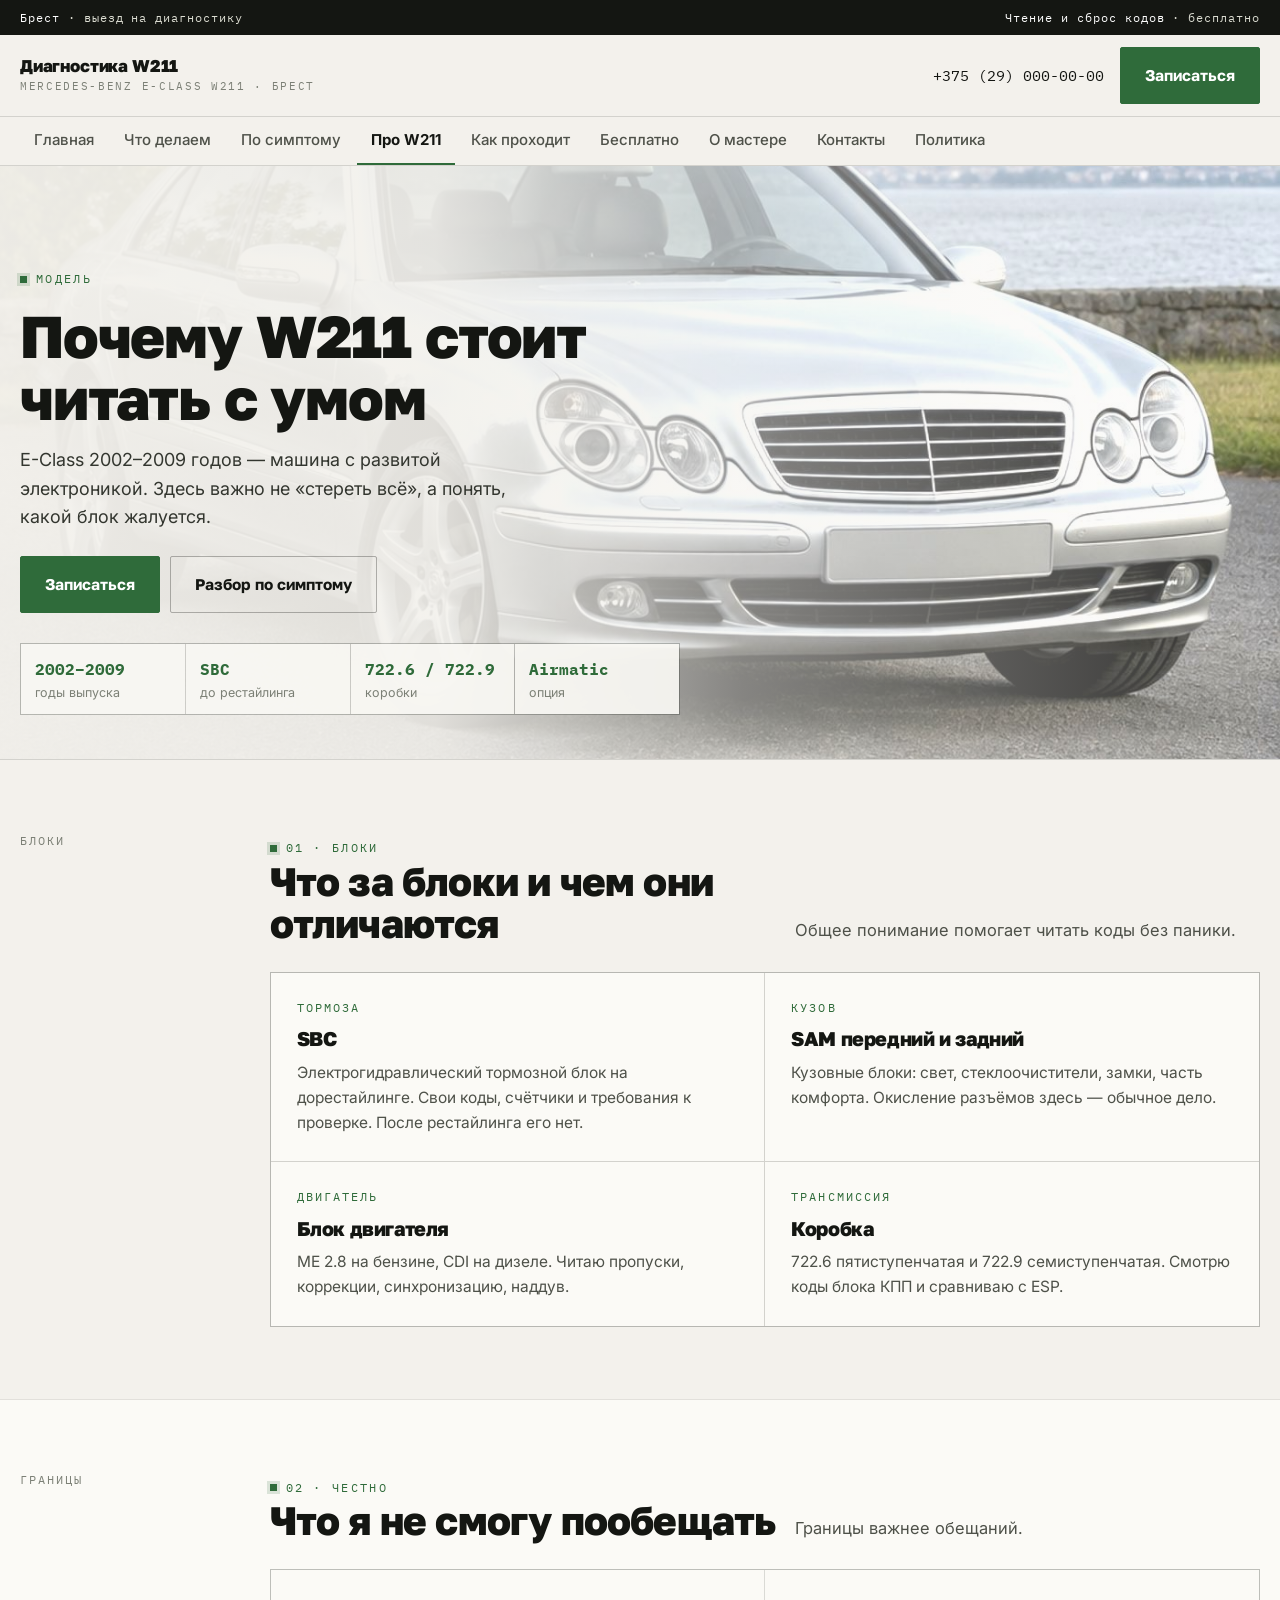
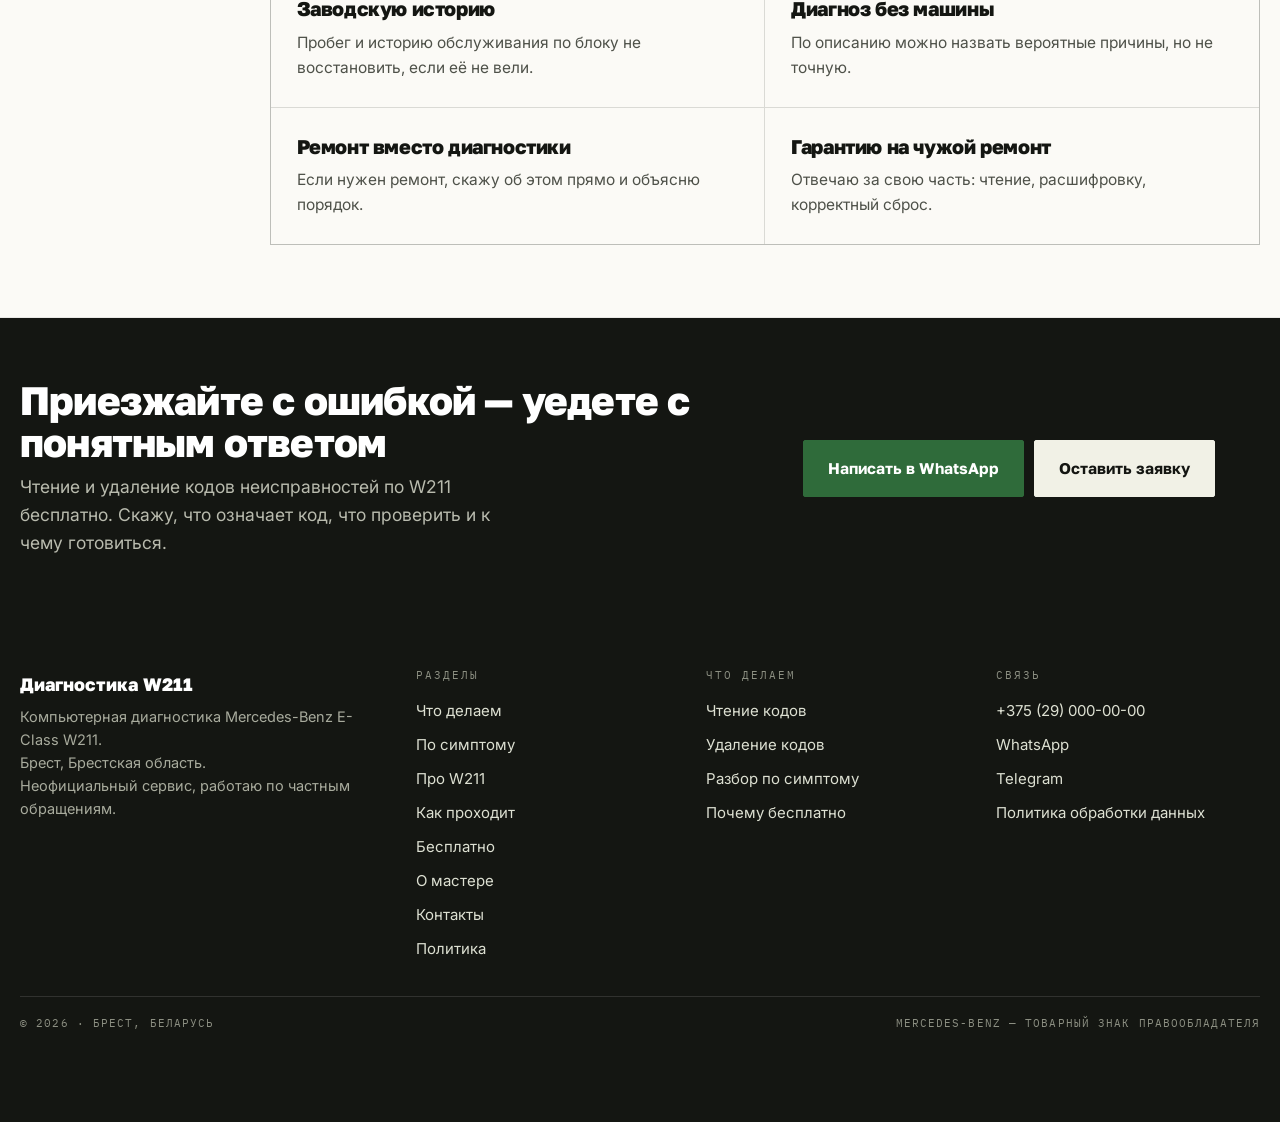
<file: w211.html>
<!doctype html><html lang="ru"><head><meta charset="utf-8">
<meta name="viewport" content="width=device-width,initial-scale=1">
<title>Диагностика W211: блоки SBC, SAM, коробки 722.6 и 722.9, Airmatic</title><meta name="description" content="Особенности электроники Mercedes-Benz W211: тормозной блок SBC на дорестайлинге, кузовные SAM, коробки 722.6 и 722.9, пневмоподвеска Airmatic.">
<link rel="icon" href="assets/img/favicon.svg" type="image/svg+xml">
<style>
:root{--paper:#F3F1EC;--ink:#141612;--lcd:#2F6B3A;--line:rgba(20,22,18,.14)}
*{box-sizing:border-box}
body{margin:0;background:var(--paper);color:var(--ink);font-family:'Inter',system-ui,sans-serif;font-size:17.5px;line-height:1.6;overflow-x:hidden}
h1{font-family:'Golos Text',sans-serif;font-weight:800;font-size:clamp(2.1rem,4.6vw,3.6rem);line-height:1.06;margin:0}
.wrap{width:min(1240px,calc(100% - 40px));margin:0 auto}
.hdr{position:sticky;top:0;z-index:60;background:rgba(243,241,236,.94);border-bottom:1px solid var(--line)}
.topbar{background:var(--ink);color:#DCDDD2}
.hero{position:relative;min-height:520px;display:flex;align-items:flex-end;overflow:hidden}
.hero__bg{position:absolute;inset:0;z-index:-2}
.hero__bg img{width:100%;height:100%;object-fit:cover}
.hero::before{content:"";position:absolute;inset:0;z-index:-1;background:linear-gradient(90deg,rgba(243,241,236,.96),rgba(243,241,236,.34))}
</style>
<link rel="preconnect" href="https://fonts.googleapis.com"><link rel="preconnect" href="https://fonts.gstatic.com" crossorigin>
<link href="https://fonts.googleapis.com/css2?family=Golos+Text:wght@500;600;800&family=Inter:wght@400;500;600&family=IBM+Plex+Mono:wght@400;500&display=swap" rel="stylesheet">
<link rel="stylesheet" href="assets/css/site.v1.css">
</head><body>
<div class="topbar"><div class="wrap"><span><b>Брест</b> · выезд на диагностику</span><span><b>Чтение и сброс кодов</b> · бесплатно</span></div></div>
<header class="hdr"><div class="wrap hdr__in">
<a class="logo" href="index.html"><b>Диагностика W211</b><span>Mercedes-Benz E-Class W211 · Брест</span></a>
<span class="hdr__sp"></span>
<a class="hdr__tel" href="tel:+375290000000">+375 (29) 000-00-00</a>
<a class="btn btn--lcd" href="kontakty.html#zayavka">Записаться</a>
<button class="burger" id="burger" aria-label="Открыть меню" aria-expanded="false" aria-controls="drawer"><span></span><span></span><span></span></button>
</div></header>
<nav class="strip" aria-label="Страницы"><div class="wrap strip__in"><a href="index.html">Главная</a><a href="uslugi.html">Что делаем</a><a href="simptomy.html">По симптому</a><a href="w211.html" aria-current="page">Про W211</a><a href="process.html">Как проходит</a><a href="besplatno.html">Бесплатно</a><a href="o-mastere.html">О мастере</a><a href="kontakty.html">Контакты</a><a href="politika.html">Политика</a></div></nav>
<div class="drawer" id="drawer" data-open="false" role="dialog" aria-modal="true" aria-label="Меню">
<div class="drawer__top"><span class="mono">Меню</span><button class="drawer__close" id="drawerClose" aria-label="Закрыть меню"></button></div>
<div class="drawer__inner"><a href="index.html">Главная</a><a href="uslugi.html">Что делаем</a><a href="simptomy.html">По симптому</a><a href="w211.html">Про W211</a><a href="process.html">Как проходит</a><a href="besplatno.html">Бесплатно</a><a href="o-mastere.html">О мастере</a><a href="kontakty.html">Контакты</a><a href="politika.html">Политика</a><a class="btn btn--lcd" href="kontakty.html#zayavka">Записаться на диагностику</a></div>
</div>
<main><section class="hero"><div class="hero__bg"><img src="assets/img/w211.jpg" alt="Mercedes-Benz E-Class W211" fetchpriority="high"></div>
<div class="hero__in wrap"><span class="kick">модель</span><h1>Почему W211 стоит читать с умом</h1>
<p class="hero__lead">E-Class 2002–2009 годов — машина с развитой электроникой. Здесь важно не «стереть всё», а понять, какой блок жалуется.</p>
<div class="hero__cta"><a class="btn btn--lcd" href="kontakty.html#zayavka">Записаться</a><a class="btn btn--line" href="simptomy.html">Разбор по симптому</a></div>
<div class="hero__figs"><div><b>2002–2009</b><span>годы выпуска</span></div><div><b>SBC</b><span>до рестайлинга</span></div><div><b>722.6 / 722.9</b><span>коробки</span></div><div><b>Airmatic</b><span>опция</span></div></div></div></section><section class="band "><div class="wrap"><div class="sect"><div class="sect__side"><span class="mono">блоки</span></div><div><div class="sect__head"><div><span class="kick">01 · блоки</span><h2>Что за блоки и чем они отличаются</h2></div><p>Общее понимание помогает читать коды без паники.</p></div><div class="grid grid--2"><div class="cell"><span class="mono">тормоза</span><h3>SBC</h3><p>Электрогидравлический тормозной блок на дорестайлинге. Свои коды, счётчики и требования к проверке. После рестайлинга его нет.</p></div><div class="cell"><span class="mono">кузов</span><h3>SAM передний и задний</h3><p>Кузовные блоки: свет, стеклоочистители, замки, часть комфорта. Окисление разъёмов здесь — обычное дело.</p></div><div class="cell"><span class="mono">двигатель</span><h3>Блок двигателя</h3><p>ME 2.8 на бензине, CDI на дизеле. Читаю пропуски, коррекции, синхронизацию, наддув.</p></div><div class="cell"><span class="mono">трансмиссия</span><h3>Коробка</h3><p>722.6 пятиступенчатая и 722.9 семиступенчатая. Смотрю коды блока КПП и сравниваю с ESP.</p></div></div></div></div></div></section><section class="band band--alt"><div class="wrap"><div class="sect"><div class="sect__side"><span class="mono">границы</span></div><div><div class="sect__head"><div><span class="kick">02 · честно</span><h2>Что я не смогу пообещать</h2></div><p>Границы важнее обещаний.</p></div><div class="grid grid--2"><div class="cell"><h3>Заводскую историю</h3><p>Пробег и историю обслуживания по блоку не восстановить, если её не вели.</p></div><div class="cell"><h3>Диагноз без машины</h3><p>По описанию можно назвать вероятные причины, но не точную.</p></div><div class="cell"><h3>Ремонт вместо диагностики</h3><p>Если нужен ремонт, скажу об этом прямо и объясню порядок.</p></div><div class="cell"><h3>Гарантию на чужой ремонт</h3><p>Отвечаю за свою часть: чтение, расшифровку, корректный сброс.</p></div></div></div></div></div></section></main><script src="assets/js/main.v1.js" defer></script>
<section class="cta"><div class="wrap cta__in">
<div><h2>Приезжайте с ошибкой — уедете с понятным ответом</h2>
<p>Чтение и удаление кодов неисправностей по W211 бесплатно. Скажу, что означает код, что проверить и к чему готовиться.</p></div>
<div class="cta__act"><a class="btn btn--lcd" href="https://wa.me/375290000000" target="_blank" rel="noopener">Написать в WhatsApp</a><a class="btn" href="kontakty.html#zayavka">Оставить заявку</a></div>
</div></section>
<footer class="foot"><div class="wrap"><div class="foot__grid">
<div><div class="foot__b">Диагностика W211</div><div class="foot__adr">Компьютерная диагностика Mercedes-Benz E-Class W211.<br>Брест, Брестская область.<br>Неофициальный сервис, работаю по частным обращениям.</div></div>
<div><h4>Разделы</h4><a href="uslugi.html">Что делаем</a><a href="simptomy.html">По симптому</a><a href="w211.html">Про W211</a><a href="process.html">Как проходит</a><a href="besplatno.html">Бесплатно</a><a href="o-mastere.html">О мастере</a><a href="kontakty.html">Контакты</a><a href="politika.html">Политика</a></div>
<div><h4>Что делаем</h4><a href="uslugi.html">Чтение кодов</a><a href="uslugi.html">Удаление кодов</a><a href="simptomy.html">Разбор по симптому</a><a href="besplatno.html">Почему бесплатно</a></div>
<div><h4>Связь</h4><a href="tel:+375290000000">+375 (29) 000-00-00</a><a href="https://wa.me/375290000000">WhatsApp</a><a href="https://t.me/+375290000000">Telegram</a><a href="politika.html">Политика обработки данных</a></div>
</div><div class="foot__bo"><span>© 2026 · Брест, Беларусь</span><span>Mercedes-Benz — товарный знак правообладателя</span></div></div></footer>
<div class="fbar">
<a href="tel:+375290000000"><svg viewBox="0 0 24 24"><path d="M6 3h3l2 5-2 1a12 12 0 006 6l1-2 5 2v3a2 2 0 01-2 2A17 17 0 014 5a2 2 0 012-2z"/></svg>Позвонить</a>
<a href="https://wa.me/375290000000"><svg viewBox="0 0 24 24"><path d="M21 12a9 9 0 01-13 8L3 21l1-4A9 9 0 1121 12z"/></svg>WhatsApp</a>
<a href="https://t.me/+375290000000"><svg viewBox="0 0 24 24"><path d="M21 4L3 11l5 2 2 6 3-4 4 3z"/></svg>Telegram</a>
<a href="kontakty.html#zayavka"><svg viewBox="0 0 24 24"><path d="M4 6h16v12H4zM4 7l8 6 8-6"/></svg>Заявка</a>
</div></body></html>
</file>
<file: assets/css/site.v1.css>
:root{
--paper:#F3F1EC;--panel:#FBFAF6;--sand:#E7E2D6;
--ink:#141612;--steel:#4E5149;--muted:#7C8076;
--lcd:#2F6B3A;--lcd-bg:#DDE8D2;--amber:#A9741C;--red:#A33B2C;
--line:rgba(20,22,18,.14);--line2:rgba(20,22,18,.075);
--f-d:'Golos Text',system-ui,sans-serif;--f-t:'Inter',system-ui,sans-serif;--f-m:'IBM Plex Mono',monospace;
--rad:2px;--wrap:1240px}
*{box-sizing:border-box}
html{-webkit-text-size-adjust:100%;font-size:18px;overflow-x:clip;scroll-behavior:smooth}
body{margin:0;background:var(--paper);color:var(--ink);font-family:var(--f-t);font-size:17.5px;line-height:1.6;-webkit-font-smoothing:antialiased;overflow-x:hidden}
body.lock{overflow:hidden}
img{max-width:100%;height:auto;display:block}
a{color:inherit;text-decoration:none}
h1,h2,h3,h4{font-family:var(--f-d);font-weight:800;line-height:1.06;letter-spacing:-.02em;margin:0}
h1{font-size:clamp(2.1rem,4.6vw,3.6rem)}
h2{font-size:clamp(1.7rem,3.1vw,2.55rem)}
h3{font-size:1.12rem;line-height:1.3}
p{margin:0}
.wrap{width:min(var(--wrap),calc(100% - 40px));margin:0 auto}
@media(max-width:600px){.wrap{width:calc(100% - 28px)}}
.mono{font-family:var(--f-m);font-size:11.5px;letter-spacing:.18em;text-transform:uppercase;color:var(--muted)}
.kick{display:inline-flex;align-items:center;gap:9px;font-family:var(--f-m);font-size:11.5px;letter-spacing:.2em;text-transform:uppercase;color:var(--lcd)}
.kick::before{content:"";width:7px;height:7px;background:var(--lcd);box-shadow:0 0 0 3px rgba(47,107,58,.16)}
.btn{display:inline-flex;align-items:center;gap:10px;padding:15px 24px;border-radius:var(--rad);background:var(--ink);color:#fff;font-family:var(--f-d);font-weight:700;font-size:15.5px;border:1px solid var(--ink);transition:background .18s,color .18s,transform .18s}
.btn svg{width:17px;height:17px;fill:none;stroke:currentColor;stroke-width:2.2}
.btn:hover{background:#000;transform:translateY(-1px)}
.btn--lcd{background:var(--lcd);border-color:var(--lcd)}
.btn--lcd:hover{background:#255830}
.btn--line{background:transparent;color:var(--ink);border-color:rgba(20,22,18,.3)}
.btn--line:hover{background:rgba(20,22,18,.05)}
.topbar{background:var(--ink);color:#DCDDD2;font-family:var(--f-m);font-size:12px;letter-spacing:.08em}
.topbar .wrap{display:flex;gap:18px;justify-content:space-between;align-items:center;padding:8px 0;flex-wrap:wrap}
.topbar b{color:#fff;font-weight:400}
.hdr{position:sticky;top:0;z-index:60;background:rgba(243,241,236,.94);backdrop-filter:blur(12px);border-bottom:1px solid var(--line)}
.hdr__in{display:flex;align-items:center;gap:16px;padding:12px 0}
.logo{display:flex;flex-direction:column;gap:2px;min-width:0}
.logo b{font-family:var(--f-d);font-weight:800;font-size:17px;letter-spacing:-.01em;line-height:1.15}
.logo span{font-family:var(--f-m);font-size:10.5px;letter-spacing:.16em;text-transform:uppercase;color:var(--muted)}
.hdr__sp{flex:1}
.hdr__tel{font-family:var(--f-m);font-size:15px;white-space:nowrap;color:var(--ink)}
.burger{display:none;width:44px;height:44px;border:1px solid var(--line);background:var(--panel);border-radius:var(--rad);align-items:center;justify-content:center;flex-direction:column;gap:5px;cursor:pointer}
.burger span{display:block;width:18px;height:2px;background:var(--ink)}
.strip{border-bottom:1px solid var(--line);background:var(--paper);position:sticky;top:65px;z-index:55;overflow-x:auto;scrollbar-width:none}
.strip::-webkit-scrollbar{display:none}
.strip__in{display:flex;gap:2px;min-width:max-content;padding:0}
.strip a{display:block;padding:11px 14px;font-size:15px;font-weight:500;color:var(--steel);border-bottom:2px solid transparent;white-space:nowrap}
.strip a:hover{color:var(--ink);background:rgba(20,22,18,.03)}
.strip a[aria-current]{color:var(--ink);border-bottom-color:var(--lcd);font-weight:700}
.drawer{position:fixed;inset:0;z-index:100;background:var(--paper);display:none;flex-direction:column}
.drawer[data-open="true"]{display:flex}
.drawer__top{display:flex;justify-content:space-between;align-items:center;padding:14px 16px;border-bottom:1px solid var(--line)}
.drawer__close{width:44px;height:44px;border:1px solid var(--line);background:var(--panel);position:relative;cursor:pointer}
.drawer__close::before,.drawer__close::after{content:"";position:absolute;left:11px;right:11px;top:21px;height:2px;background:var(--ink)}
.drawer__close::before{transform:rotate(45deg)}.drawer__close::after{transform:rotate(-45deg)}
.drawer__inner{padding:10px 16px 24px;overflow-y:auto;display:flex;flex-direction:column;gap:2px;flex:1}
.drawer__inner a{padding:14px 0;border-bottom:1px solid var(--line2);font-family:var(--f-d);font-weight:700;font-size:19px;display:flex;justify-content:space-between;align-items:center}
.drawer__inner a span{font-family:var(--f-m);font-size:11px;color:var(--muted)}
.drawer .btn{margin-top:16px;justify-content:center}
.fbar{position:fixed;left:0;right:0;bottom:0;z-index:70;display:none;grid-template-columns:repeat(4,1fr);background:var(--ink);border-top:1px solid rgba(255,255,255,.14)}
.fbar a{display:flex;flex-direction:column;align-items:center;gap:3px;padding:9px 2px;color:#EDEDE2;font-family:var(--f-m);font-size:9.5px;letter-spacing:.08em;text-transform:uppercase;border-right:1px solid rgba(255,255,255,.1)}
.fbar a:last-child{border-right:0}
.fbar svg{width:19px;height:19px;fill:none;stroke:currentColor;stroke-width:1.8}
.fbar a:first-child{background:var(--lcd);color:#fff}
.hero{position:relative;isolation:isolate;min-height:clamp(500px,66vh,720px);display:flex;align-items:flex-end;overflow:hidden;border-bottom:1px solid var(--line)}
.hero__bg{position:absolute;inset:0;z-index:-2}
.hero__bg img{width:100%;height:100%;object-fit:cover;object-position:62% 55%}
.hero::before{content:"";position:absolute;inset:0;z-index:-1;background:linear-gradient(90deg,rgba(243,241,236,.97) 0%,rgba(243,241,236,.92) 34%,rgba(243,241,236,.55) 58%,rgba(243,241,236,.18) 100%)}
.hero__in{padding:clamp(34px,5vw,62px) 0 clamp(26px,3.4vw,44px);min-width:0}
.hero h1{max-width:19ch;margin:14px 0 0}
.hero h1 em{font-style:normal;position:relative;white-space:nowrap}
.hero h1 em::after{content:"";position:absolute;left:0;right:0;bottom:.06em;height:.34em;background:rgba(47,107,58,.22);z-index:-1}
.hero__lead{margin-top:16px;max-width:48ch;font-size:18px;color:#33362F}
.hero__cta{display:flex;flex-wrap:wrap;gap:10px;margin-top:24px}
.hero__figs{display:grid;grid-template-columns:repeat(4,minmax(0,1fr));gap:1px;margin-top:30px;background:var(--line);border:1px solid var(--line);max-width:660px}
.hero__figs div{background:rgba(251,250,246,.92);padding:13px 14px;display:flex;flex-direction:column;gap:2px}
.hero__figs b{font-family:var(--f-m);font-size:16px;color:var(--lcd)}
.hero__figs span{font-size:12.5px;color:var(--muted);line-height:1.35}
@media(max-width:820px){
.hero__figs{grid-template-columns:repeat(2,minmax(0,1fr))}
.hero::before{background:linear-gradient(180deg,rgba(243,241,236,.96) 0%,rgba(243,241,236,.9) 46%,rgba(243,241,236,.62) 100%)}
.hero__bg img{object-position:58% 50%}
}
.band{padding:clamp(44px,5.6vw,84px) 0;border-bottom:1px solid var(--line2)}
.band--alt{background:var(--panel)}
.band--dark{background:var(--ink);color:#EFEFE3;border-bottom:0}
.band--dark .kick{color:#B9D6A6}
.band--dark .kick::before{background:#B9D6A6;box-shadow:0 0 0 3px rgba(185,214,166,.18)}
.band--dark p,.band--dark .mono{color:#B9BBAE}
.band--dark h2,.band--dark h3{color:#fff}
.sect{display:grid;gap:22px}
@media(min-width:1000px){.sect{grid-template-columns:206px minmax(0,1fr);gap:clamp(24px,3.4vw,52px)}}
.sect>div{min-width:0}
.sect__side{display:flex;flex-direction:column;gap:8px;align-items:flex-start}
@media(min-width:1000px){.sect__side{position:sticky;top:130px;align-self:start}}
.sect__head{display:grid;gap:12px;margin-bottom:clamp(16px,2.2vw,28px)}
@media(min-width:820px){.sect__head{grid-template-columns:minmax(0,1.05fr) minmax(0,.95fr);align-items:end}}
.sect__head p{color:var(--steel);font-size:16.5px;max-width:48ch}
.grid{display:grid;gap:1px;background:var(--line);border:1px solid var(--line)}
.grid--3{grid-template-columns:repeat(1,minmax(0,1fr))}
.grid--2{grid-template-columns:repeat(1,minmax(0,1fr))}
@media(min-width:760px){.grid--2{grid-template-columns:repeat(2,minmax(0,1fr))}}
@media(min-width:900px){.grid--3{grid-template-columns:repeat(3,minmax(0,1fr))}}
.cell{background:var(--panel);padding:clamp(18px,2.2vw,26px);display:flex;flex-direction:column;gap:9px;min-width:0}
.cell h3{font-size:1.1rem}
.cell p{color:var(--steel);font-size:15.5px}
.cell .mono{color:var(--lcd)}
.lcd{background:var(--lcd-bg);border:1px solid rgba(47,107,58,.26);padding:clamp(16px,2vw,24px);display:flex;flex-direction:column;gap:10px}
.lcd b{font-family:var(--f-m);font-size:13px;letter-spacing:.14em;text-transform:uppercase;color:#295E33}
.lcd p{color:#2E5233;font-size:15.5px}
.chips{display:flex;flex-wrap:wrap;gap:7px}
.chip{font-family:var(--f-m);font-size:12px;padding:5px 9px;border:1px solid rgba(20,22,18,.2);background:var(--panel);color:var(--steel)}
.chip--on{background:var(--ink);color:#F1F1E6;border-color:var(--ink)}
.rows{border-top:1px solid var(--line)}
.row{display:grid;grid-template-columns:minmax(0,1fr) auto;gap:14px;align-items:baseline;padding:16px 0;border-bottom:1px solid var(--line2)}
.row__n{font-family:var(--f-m);font-size:12px;color:var(--lcd);display:block;margin-bottom:3px}
.row h3{font-size:1.05rem}
.row p{color:var(--steel);font-size:15px;margin-top:4px}
.row__v{font-family:var(--f-m);font-size:12.5px;color:var(--muted);text-align:right;white-space:nowrap}
@media(max-width:640px){.row{grid-template-columns:1fr}.row__v{text-align:left}}
.faq{display:flex;flex-direction:column}
.faq__i{border-bottom:1px solid var(--line)}
.faq__q{width:100%;text-align:left;background:none;border:0;padding:17px 34px 17px 0;position:relative;cursor:pointer;font-family:var(--f-d);font-weight:700;font-size:16.5px;line-height:1.35;color:var(--ink)}
.faq__q::after{content:"+";position:absolute;right:2px;top:14px;font-family:var(--f-m);font-size:20px;color:var(--lcd)}
.faq__q[aria-expanded="true"]::after{content:"–"}
.faq__a{display:none;padding:0 34px 18px 0;color:var(--steel);font-size:15.5px}
.faq__i.is-open .faq__a{display:block}
.form{display:grid;gap:12px;max-width:520px}
.form__row{display:grid;gap:12px}
@media(min-width:560px){.form__row--2{grid-template-columns:1fr 1fr}}
.field{display:flex;flex-direction:column;gap:6px}
.field label{font-family:var(--f-m);font-size:11px;letter-spacing:.14em;text-transform:uppercase;color:var(--muted)}
.field input,.field textarea,.field select{font-family:var(--f-t);font-size:16px;padding:12px 13px;background:#fff;border:1px solid rgba(20,22,18,.18);border-radius:var(--rad);color:var(--ink);width:100%}
.field textarea{min-height:96px;resize:vertical}
.field input:focus,.field textarea:focus{outline:2px solid rgba(47,107,58,.5);outline-offset:1px}
.form__note{font-size:13px;color:var(--muted);max-width:46ch}
.formout{font-size:14px;color:var(--lcd);font-weight:600}
.cta{background:var(--ink);color:#EFEFE3;padding:clamp(38px,4.8vw,68px) 0}
.cta__in{display:grid;gap:22px;align-items:center}
@media(min-width:880px){.cta__in{grid-template-columns:minmax(0,1.25fr) minmax(0,.75fr)}}
.cta h2{color:#fff;max-width:26ch}
.cta p{color:#B9BBAE;margin-top:10px;max-width:44ch}
.cta__act{display:flex;flex-wrap:wrap;gap:10px}
.cta .btn{background:#F1F1E6;color:var(--ink);border-color:#F1F1E6}
.cta .btn--lcd{background:var(--lcd);color:#fff;border-color:var(--lcd)}
.foot{background:var(--ink);color:#C9CBBE;padding:clamp(34px,4vw,54px) 0 90px}
.foot__grid{display:grid;gap:26px}
@media(min-width:820px){.foot__grid{grid-template-columns:1.4fr 1fr 1fr 1fr}}
.foot h4{font-family:var(--f-m);font-size:11px;letter-spacing:.18em;text-transform:uppercase;color:#8C8F82;margin:0 0 12px;font-weight:400}
.foot a{display:block;padding:5px 0;font-size:15px;color:#DDE0D2}
.foot a:hover{color:#fff}
.foot__b{font-family:var(--f-d);font-weight:800;font-size:18px;color:#fff;margin-bottom:6px}
.foot__adr{font-size:14.5px;line-height:1.6;color:#A8AB9D}
.foot__bo{margin-top:30px;padding-top:18px;border-top:1px solid rgba(255,255,255,.12);display:flex;justify-content:space-between;gap:14px;flex-wrap:wrap;font-family:var(--f-m);font-size:11px;letter-spacing:.1em;text-transform:uppercase;color:#8C8F82}
@media(max-width:1049px){
.burger{display:flex}
.strip{top:0;position:relative}
.fbar{display:grid}
body{padding-bottom:56px}
}
@media(min-width:1050px){.hdr__tel{display:block}}
.plate{margin:0;border:1px solid var(--line);background:var(--panel)}
.plate img{width:100%;aspect-ratio:16/10;object-fit:cover}
.plate figcaption{font-family:var(--f-m);font-size:11px;letter-spacing:.12em;text-transform:uppercase;color:var(--muted);padding:10px 12px;border-top:1px solid var(--line2)}
.note{border-left:3px solid var(--amber);padding:4px 0 4px 14px;color:var(--steel);font-size:15px}
.note b{color:var(--ink)}
.sym{display:grid;gap:16px}
@media(min-width:820px){.sym{grid-template-columns:minmax(0,320px) minmax(0,1fr)}}
.sym__list{display:flex;flex-direction:column;gap:1px;background:var(--line);border:1px solid var(--line)}
.sym__list button{text-align:left;background:var(--panel);border:0;padding:13px 15px;font-family:var(--f-d);font-weight:700;font-size:15.5px;cursor:pointer;display:flex;justify-content:space-between;gap:10px;align-items:center;color:var(--ink)}
.sym__list button span{font-family:var(--f-m);font-size:11px;color:var(--muted);font-weight:400}
.sym__list button:hover{background:#F3F1E8}
.sym__list button[aria-pressed="true"]{background:var(--ink);color:#F1F1E6}
.sym__list button[aria-pressed="true"] span{color:#B9D6A6}
.sym__out{background:var(--panel);border:1px solid var(--line);padding:clamp(16px,2.2vw,26px);display:flex;flex-direction:column;gap:12px;min-height:220px}
.sym__out h3{font-size:1.25rem}
.sym__out ul{margin:0;padding-left:18px;display:flex;flex-direction:column;gap:6px;color:var(--steel);font-size:15.5px}
.sym__out .chips{margin-top:2px}
.calc{background:var(--panel);border:1px solid var(--line);padding:clamp(16px,2.2vw,26px);display:grid;gap:16px}
.calc__grid{display:grid;gap:12px}
@media(min-width:700px){.calc__grid{grid-template-columns:repeat(2,minmax(0,1fr))}}
.calc__out{display:grid;gap:1px;background:var(--line);border:1px solid var(--line)}
@media(min-width:700px){.calc__out{grid-template-columns:repeat(4,minmax(0,1fr))}}
.calc__out div{background:#fff;padding:13px 14px;display:flex;flex-direction:column;gap:2px}
.calc__out b{font-family:var(--f-m);font-size:16px;color:var(--lcd)}
.calc__out span{font-size:12.5px;color:var(--muted);line-height:1.35}
.hint{font-size:13px;color:var(--muted);max-width:60ch}

.hero>.hero__in{width:min(var(--wrap,1220px),calc(100% - 40px));margin-inline:auto}
@media(max-width:600px){.hero>.hero__in{width:calc(100% - 28px)}}
</file>
